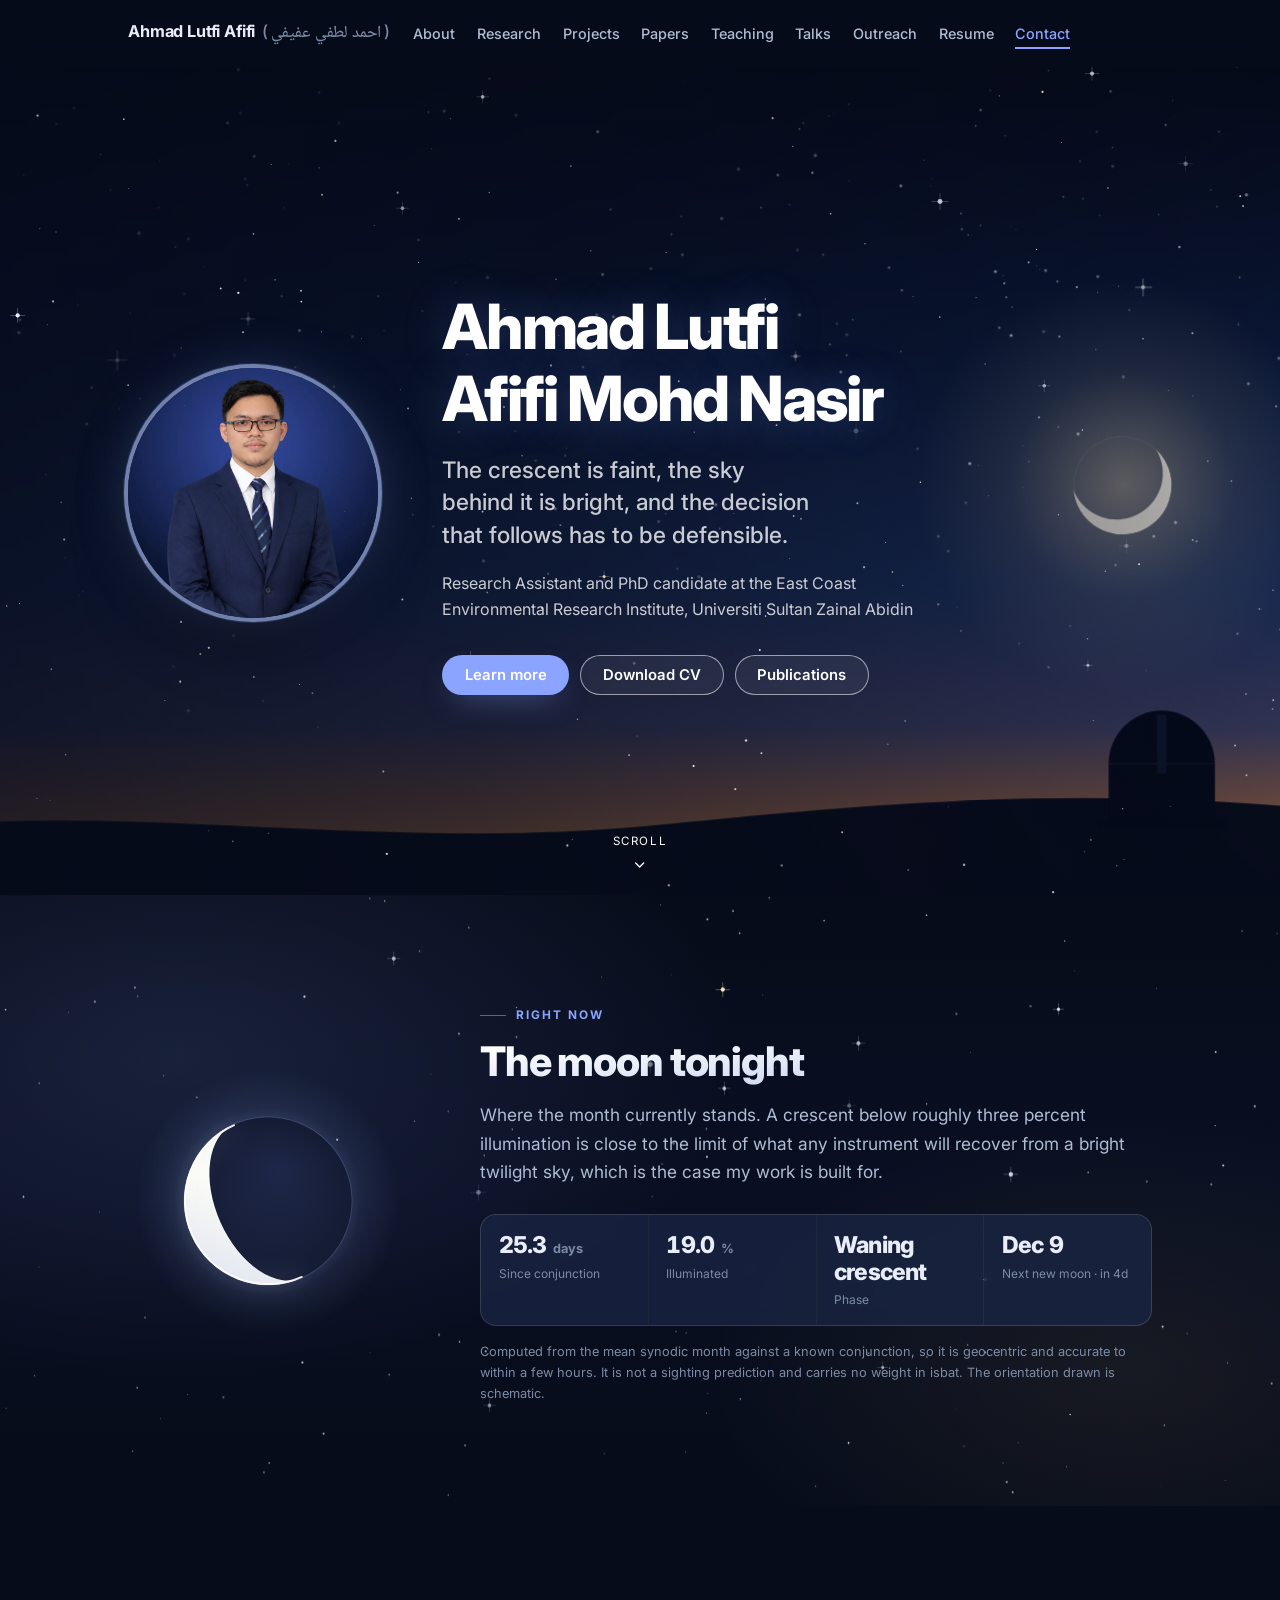
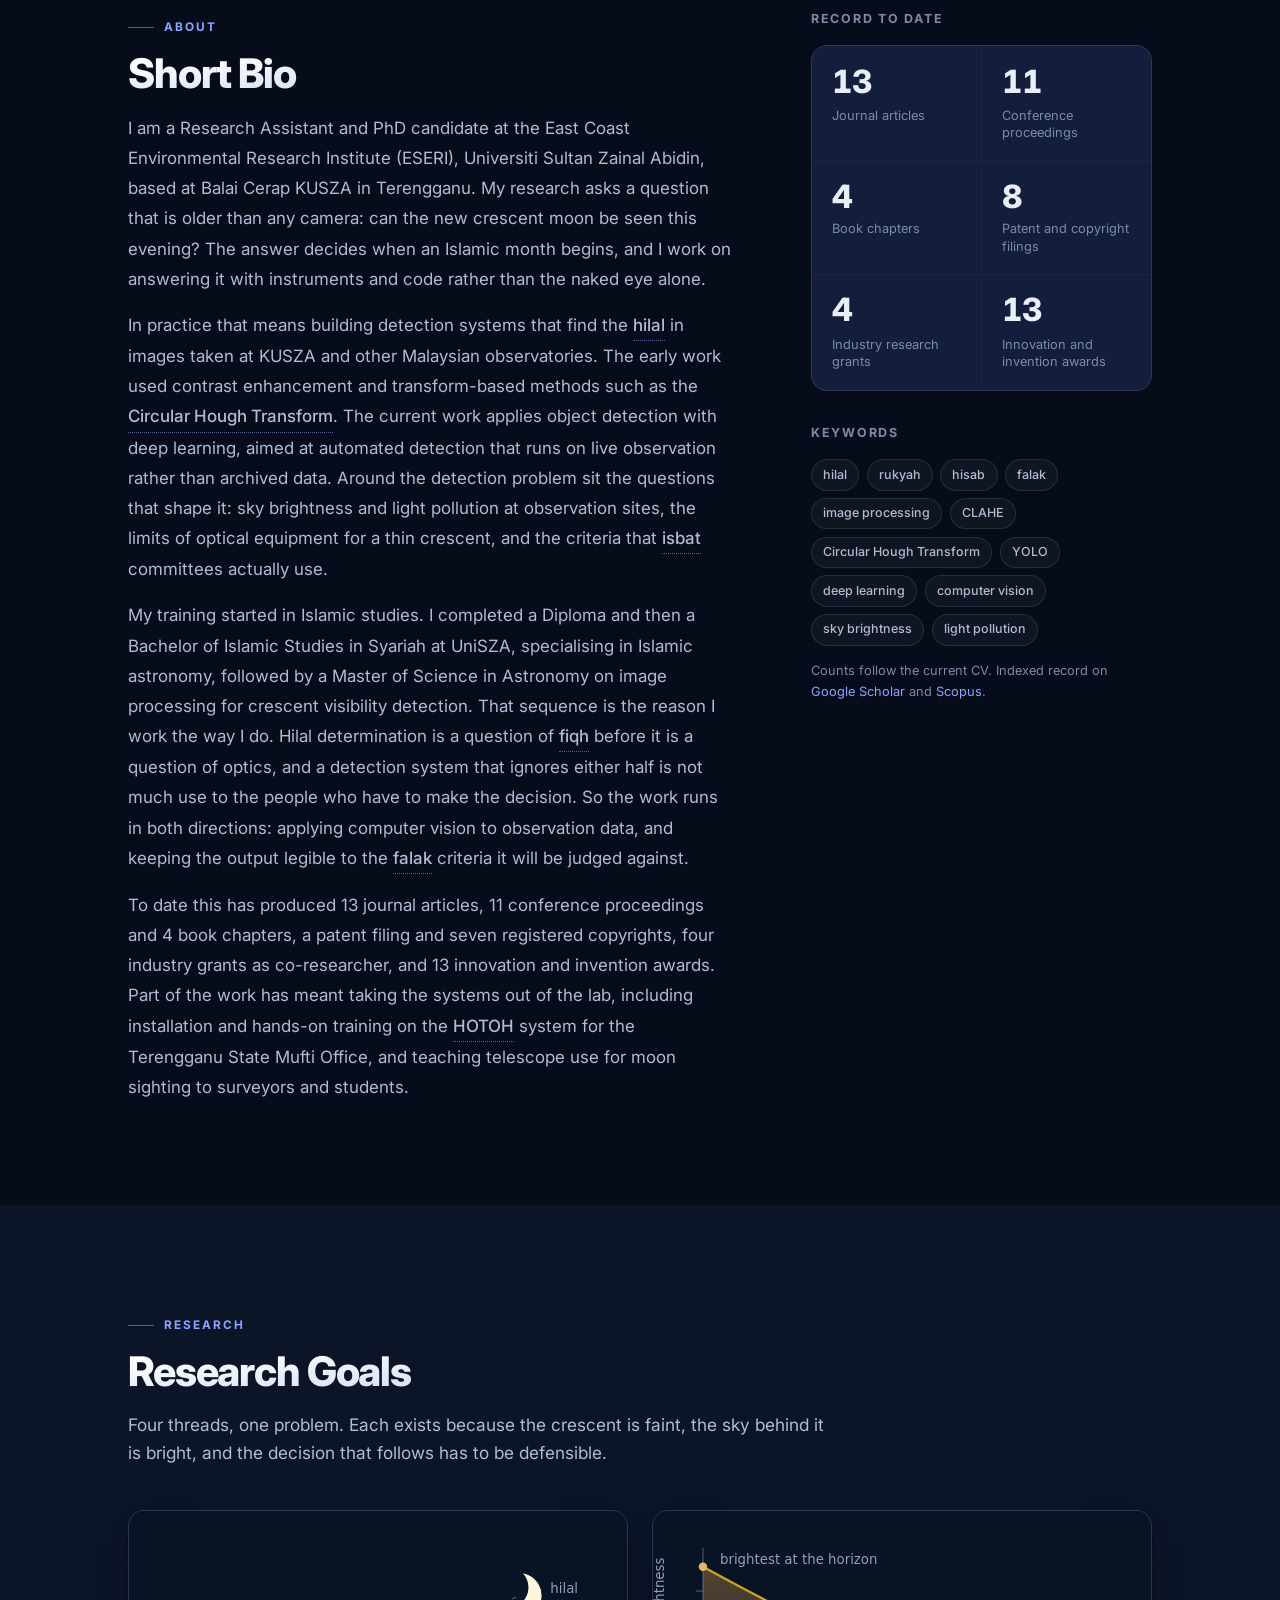
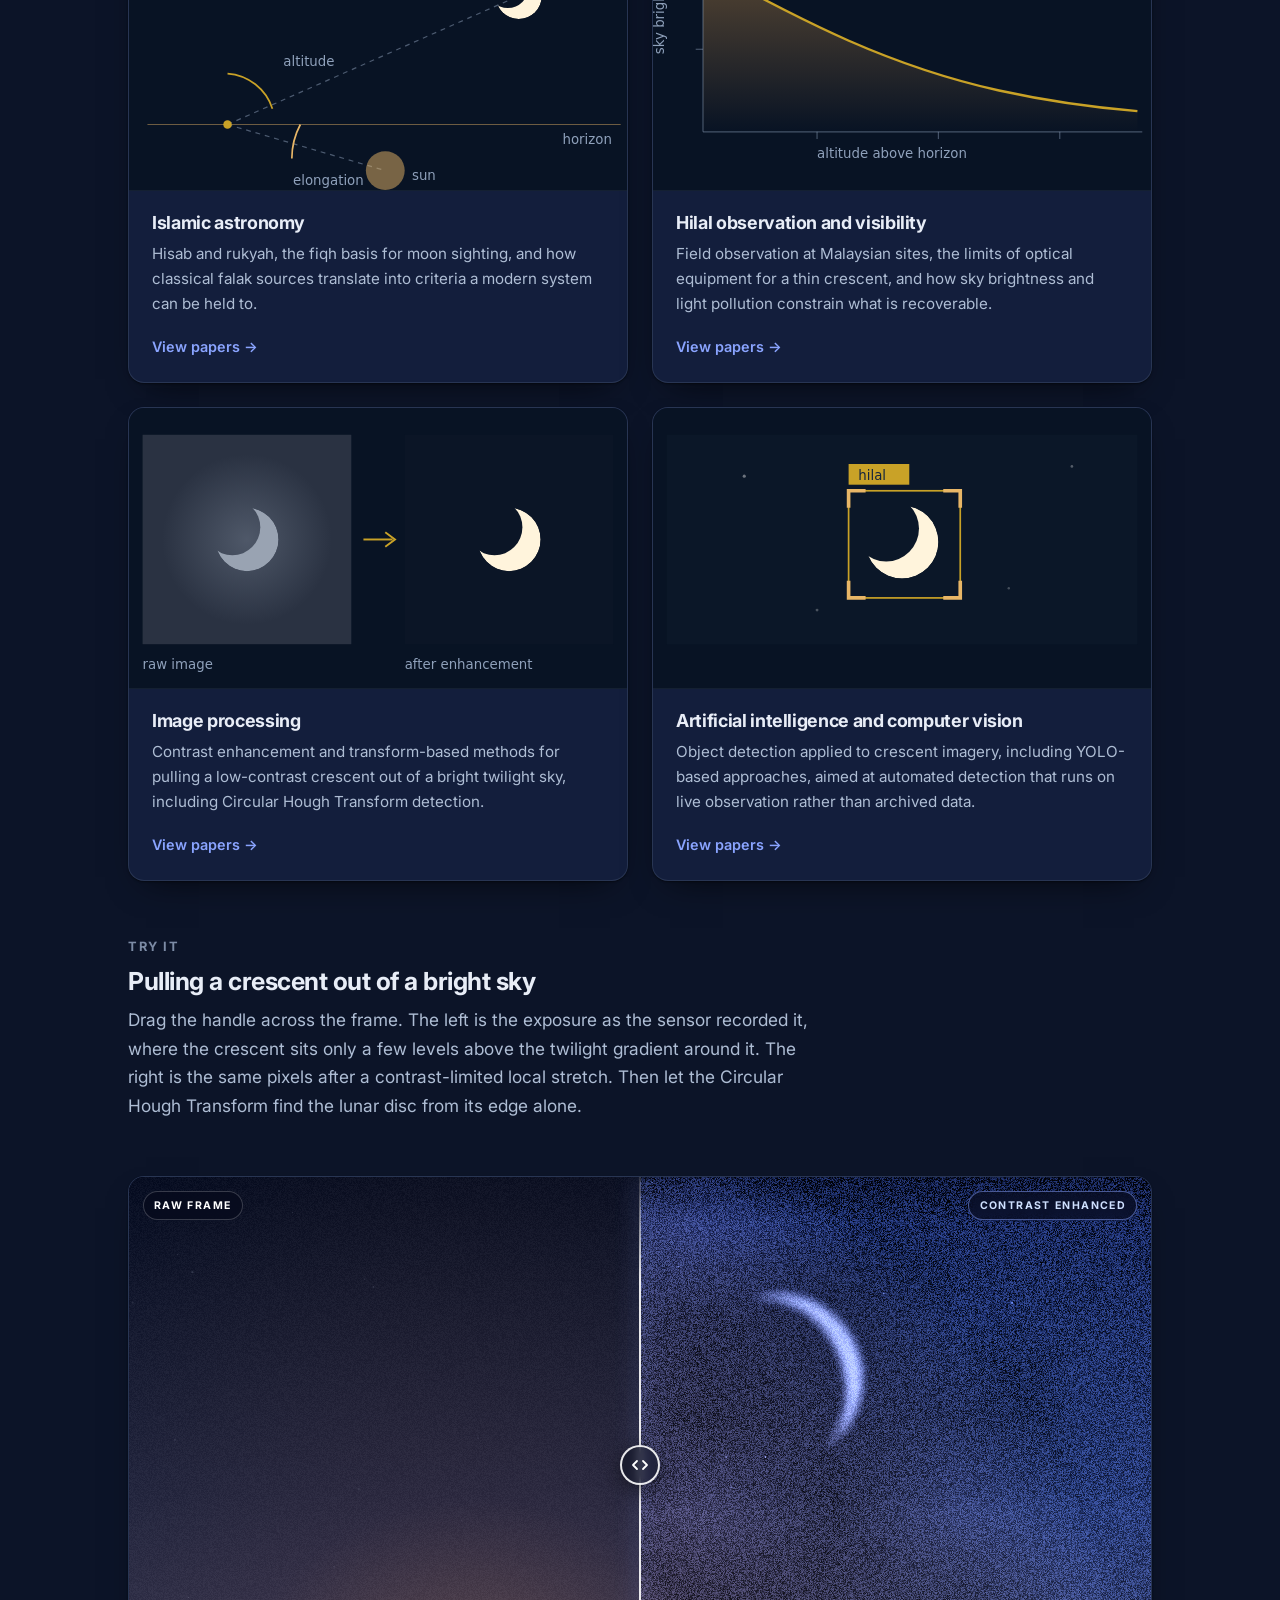
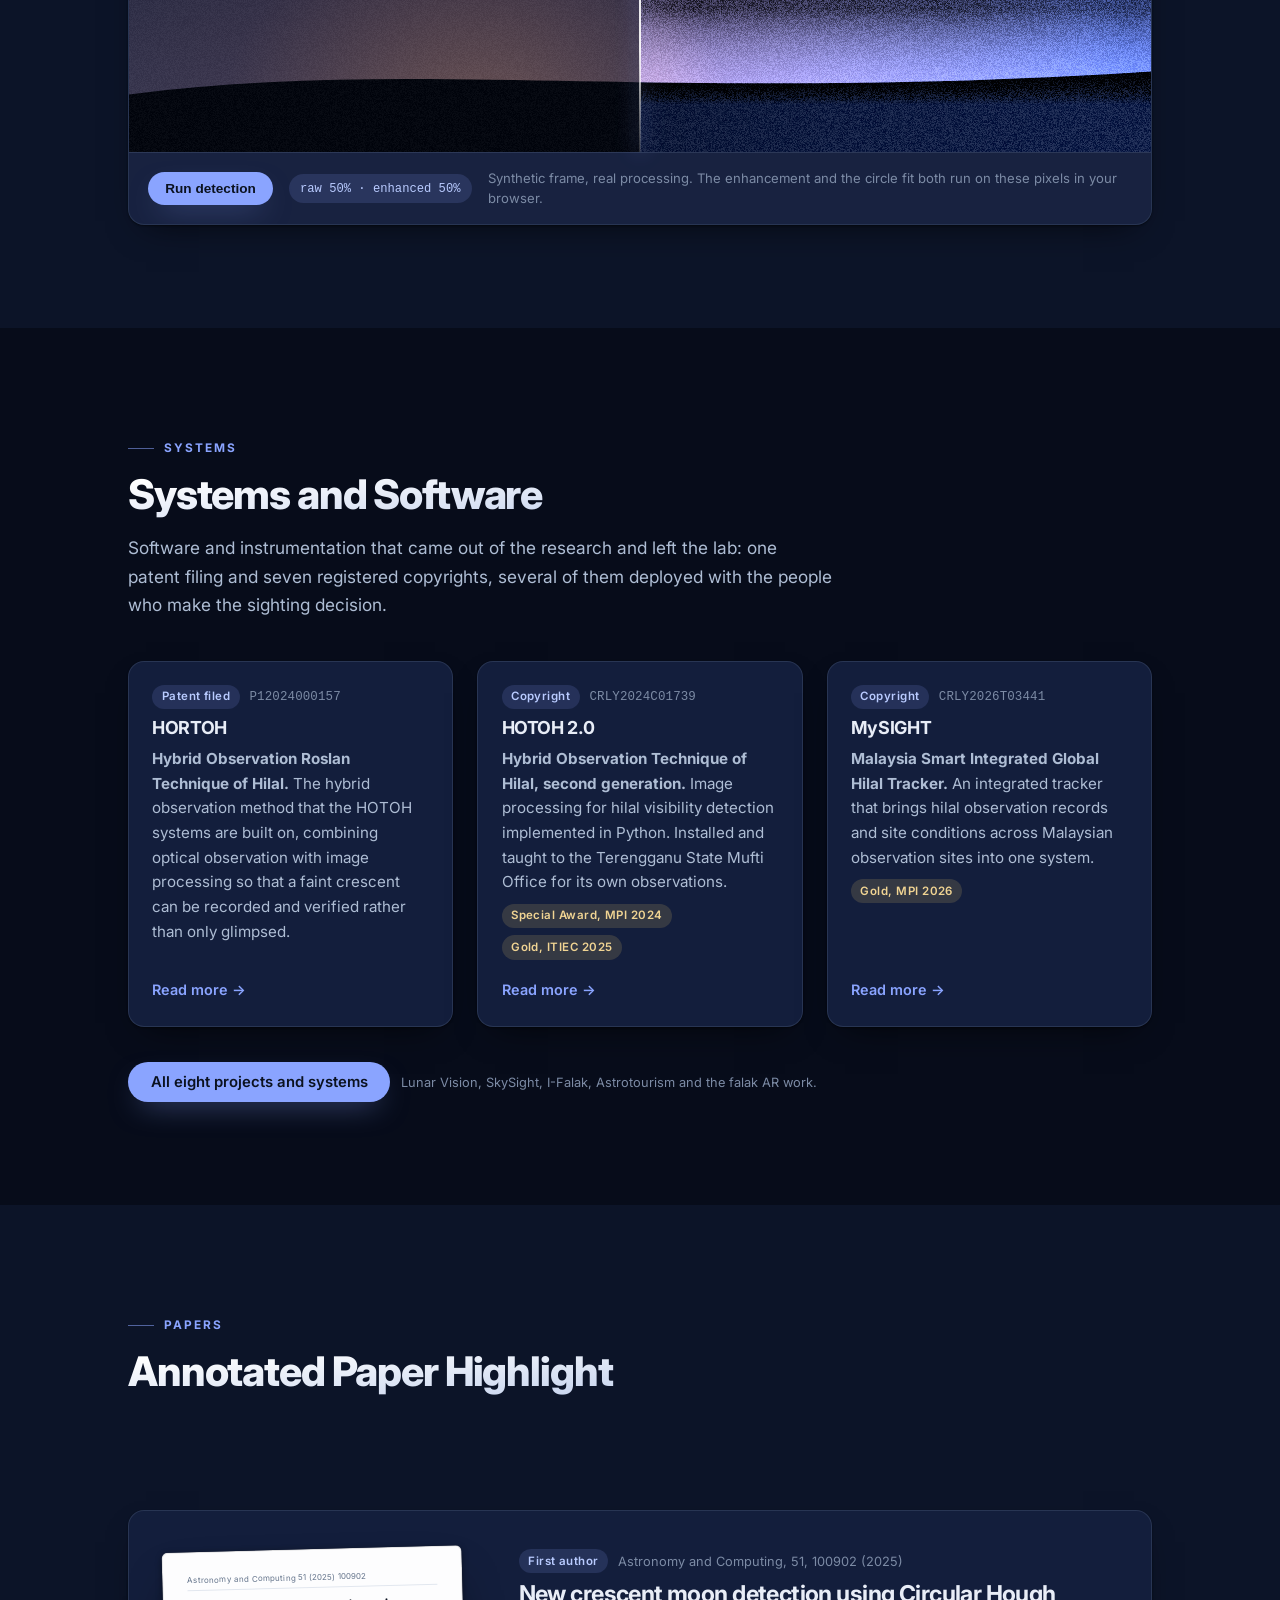
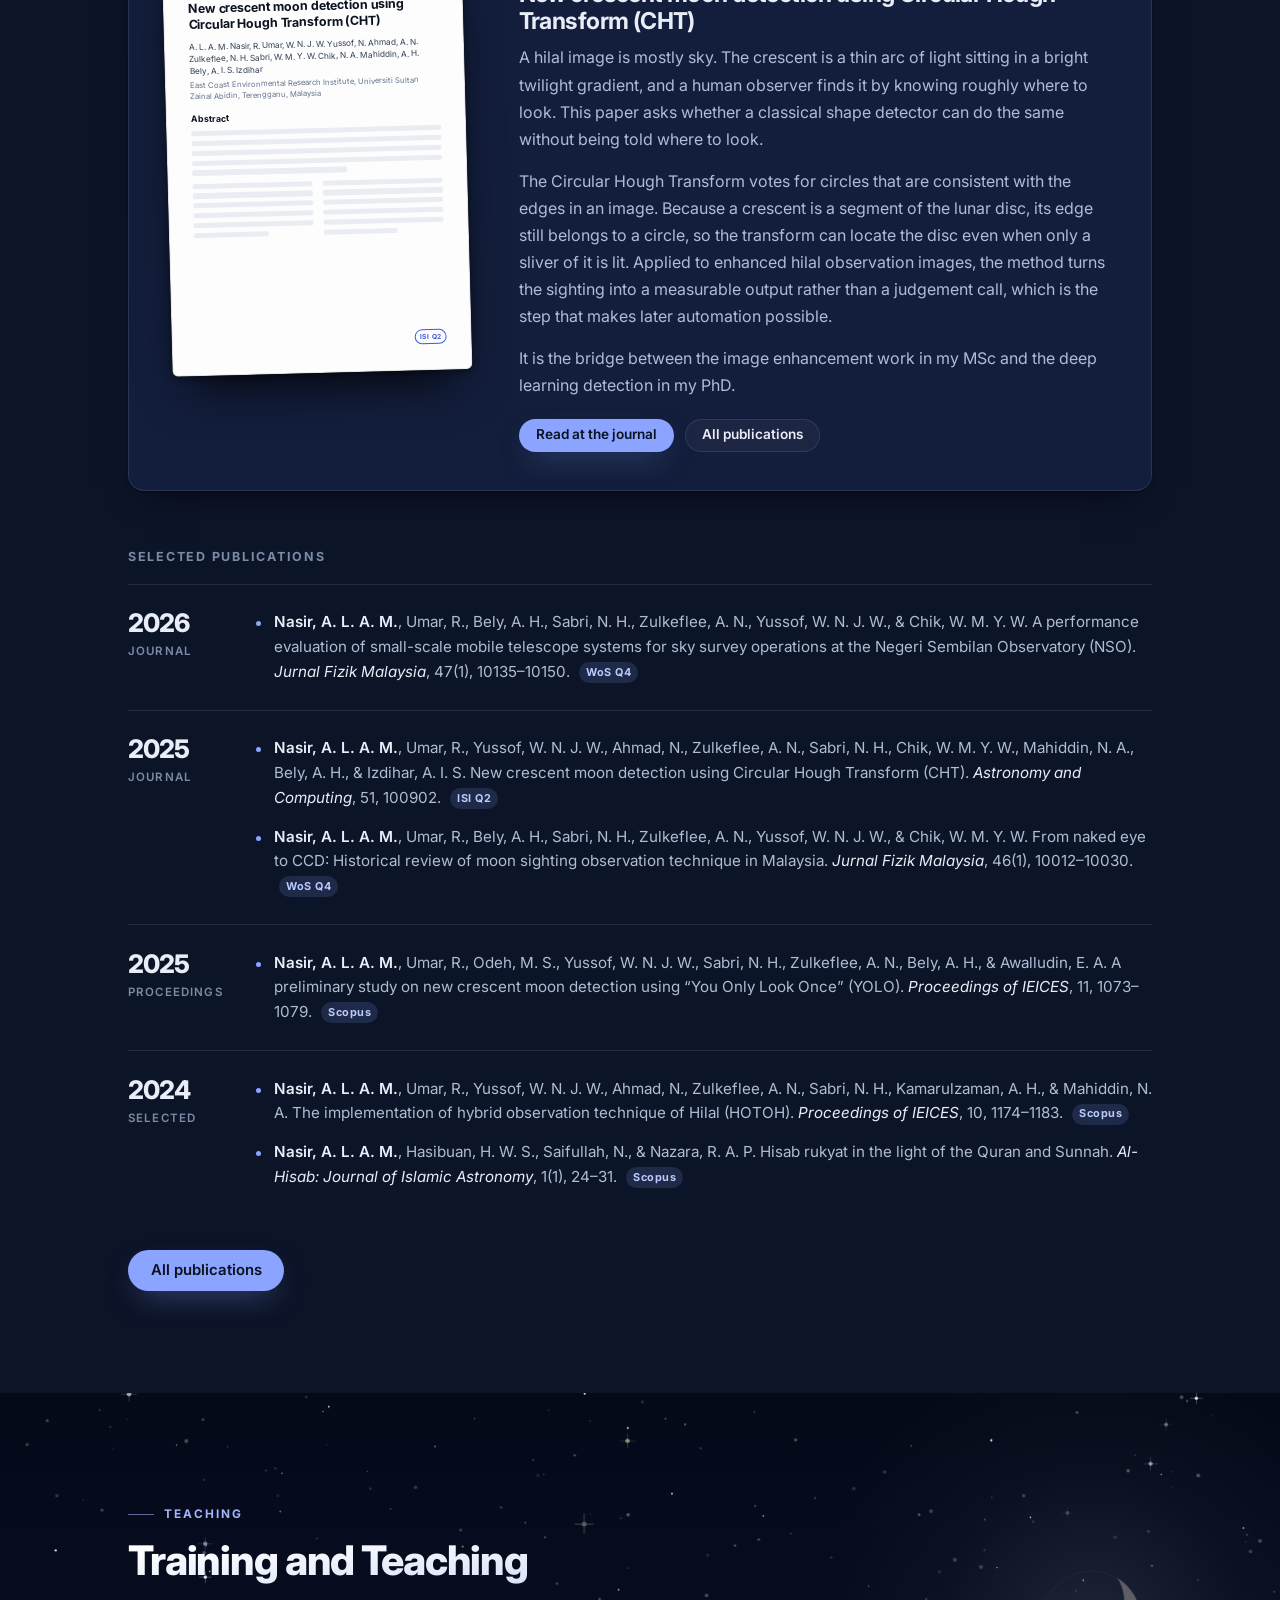
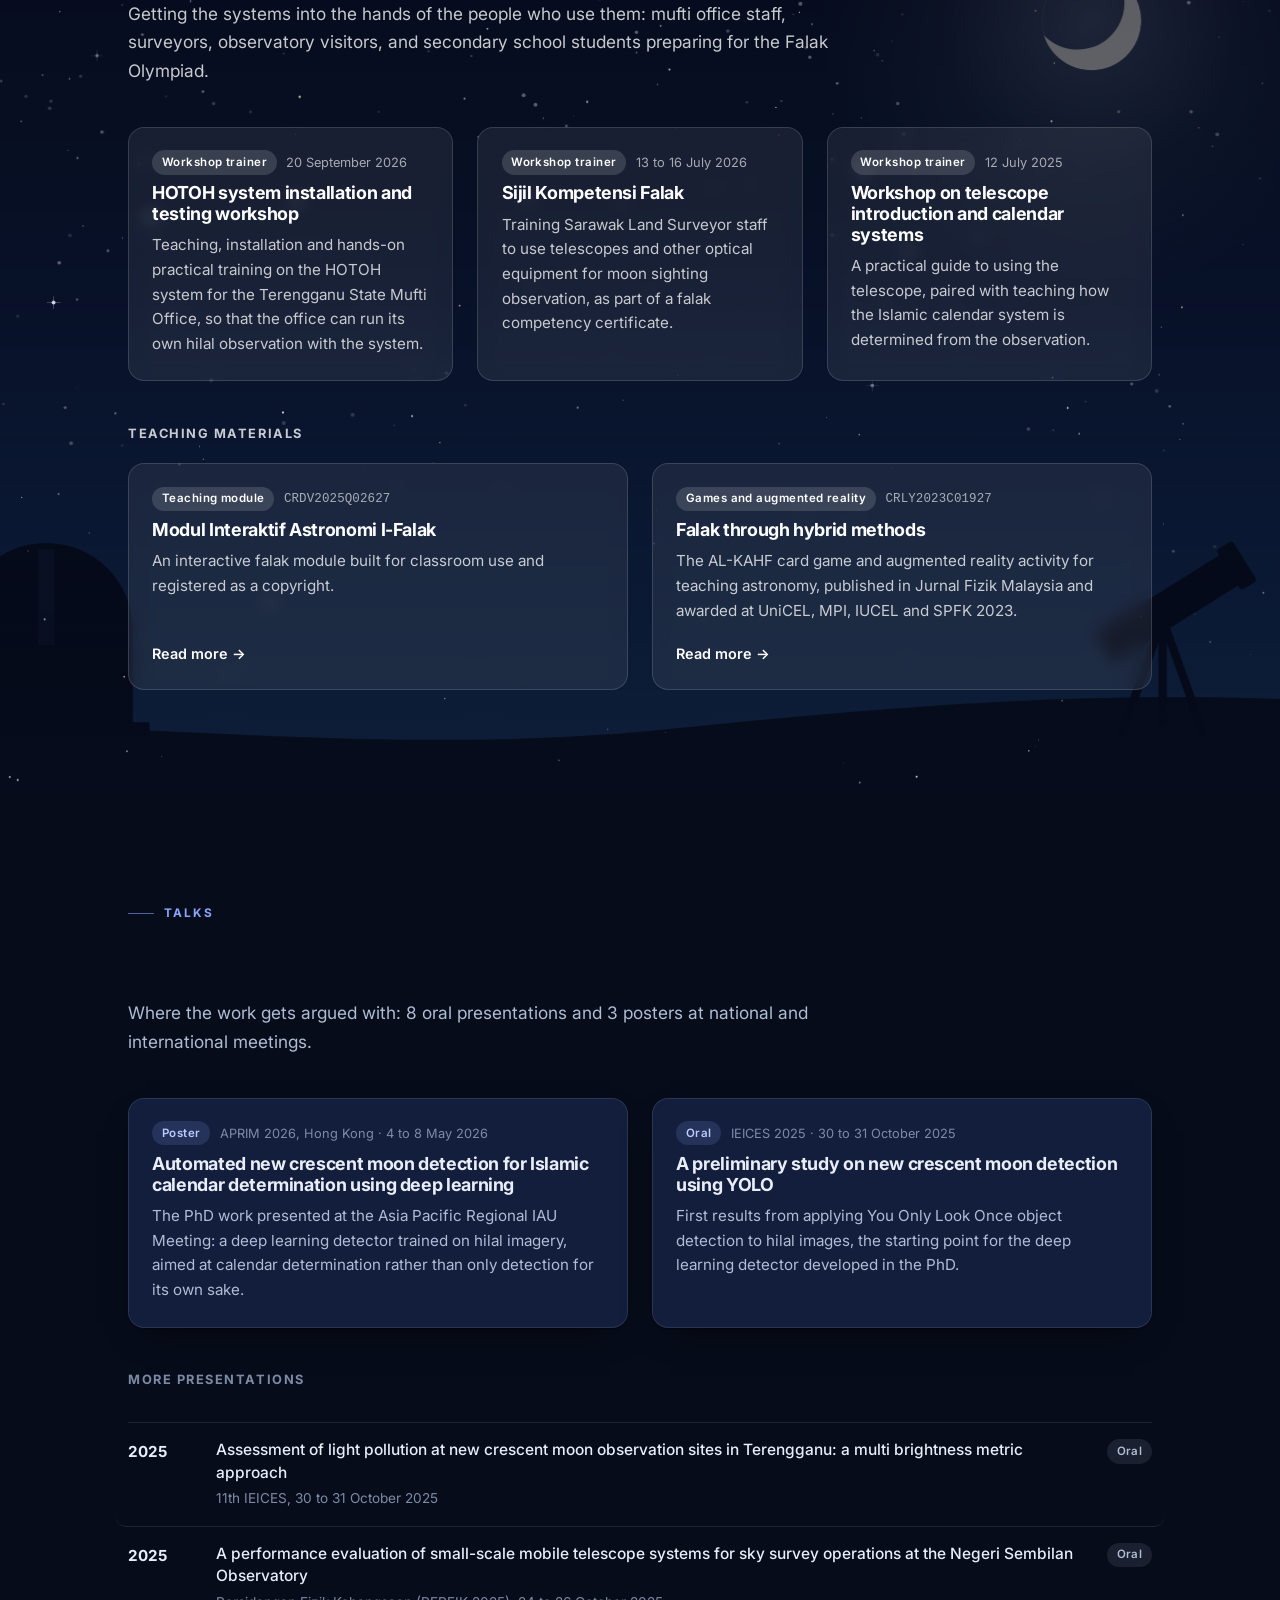
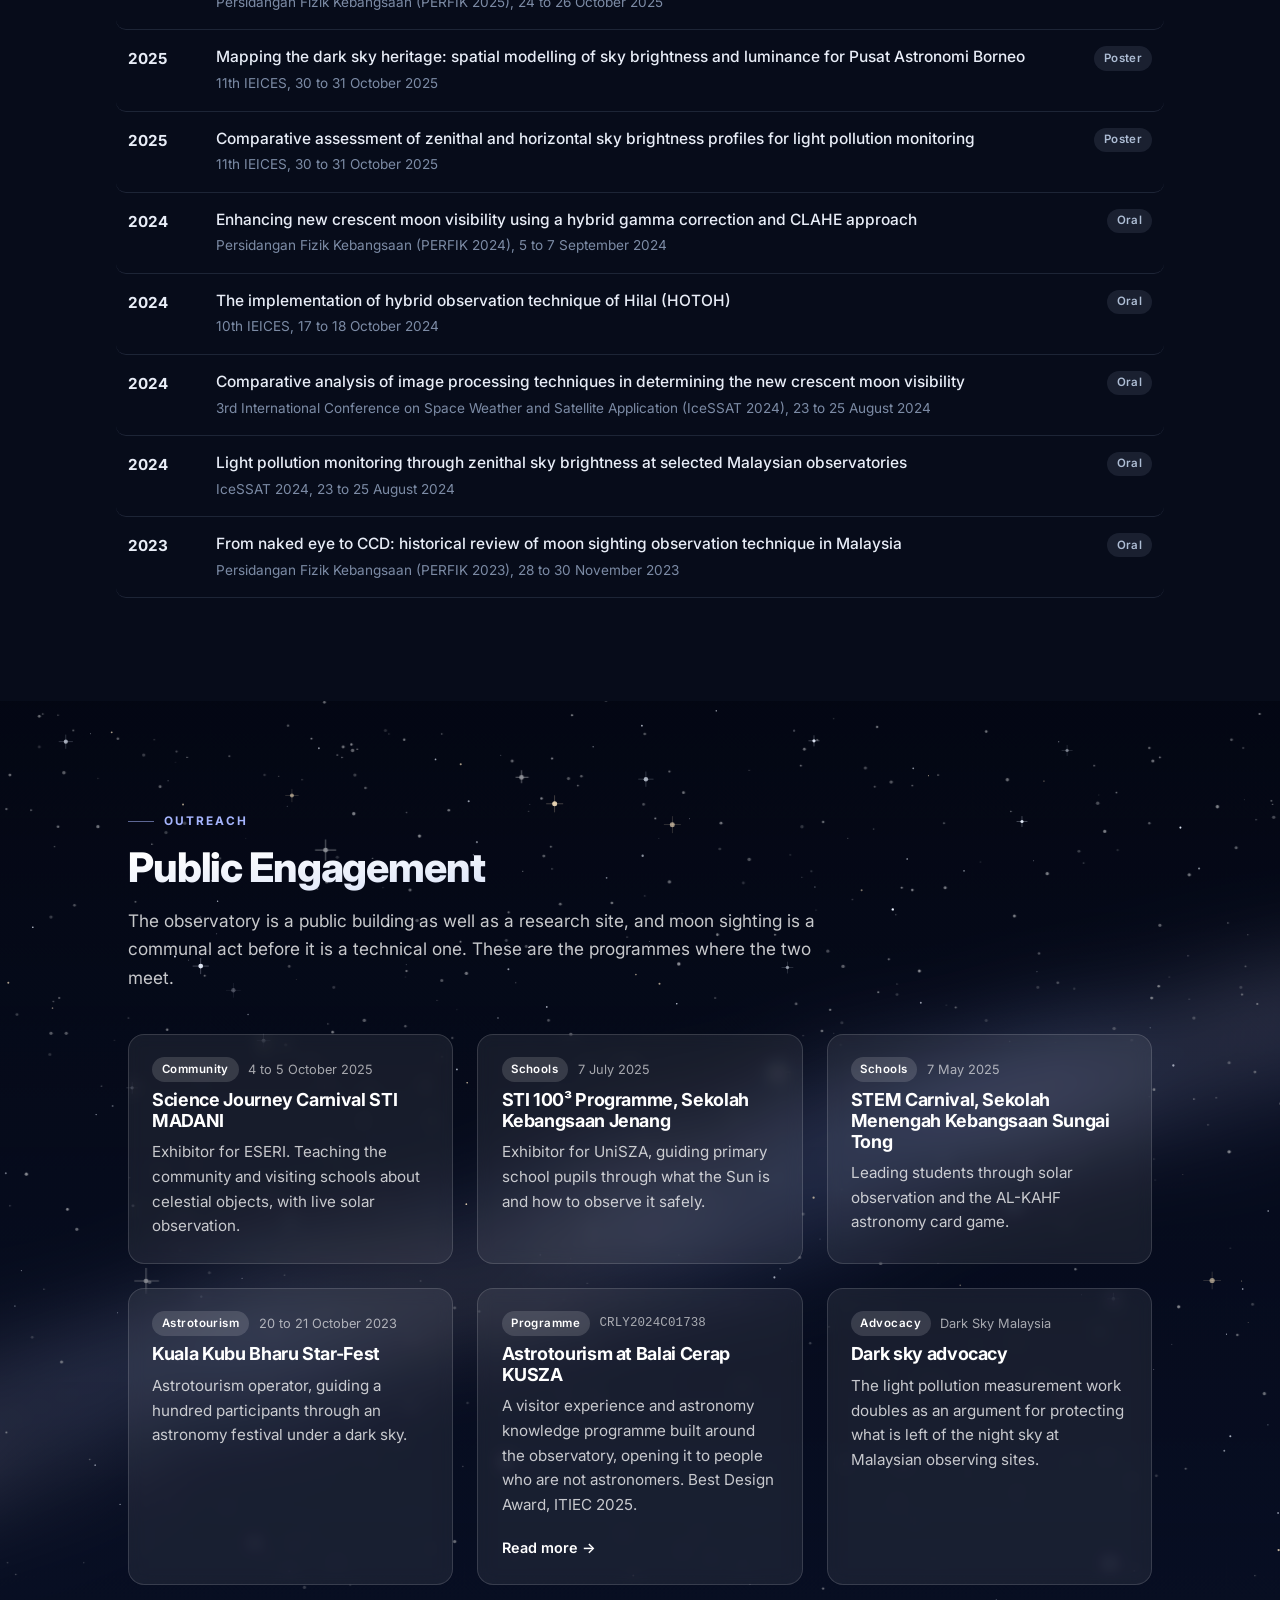
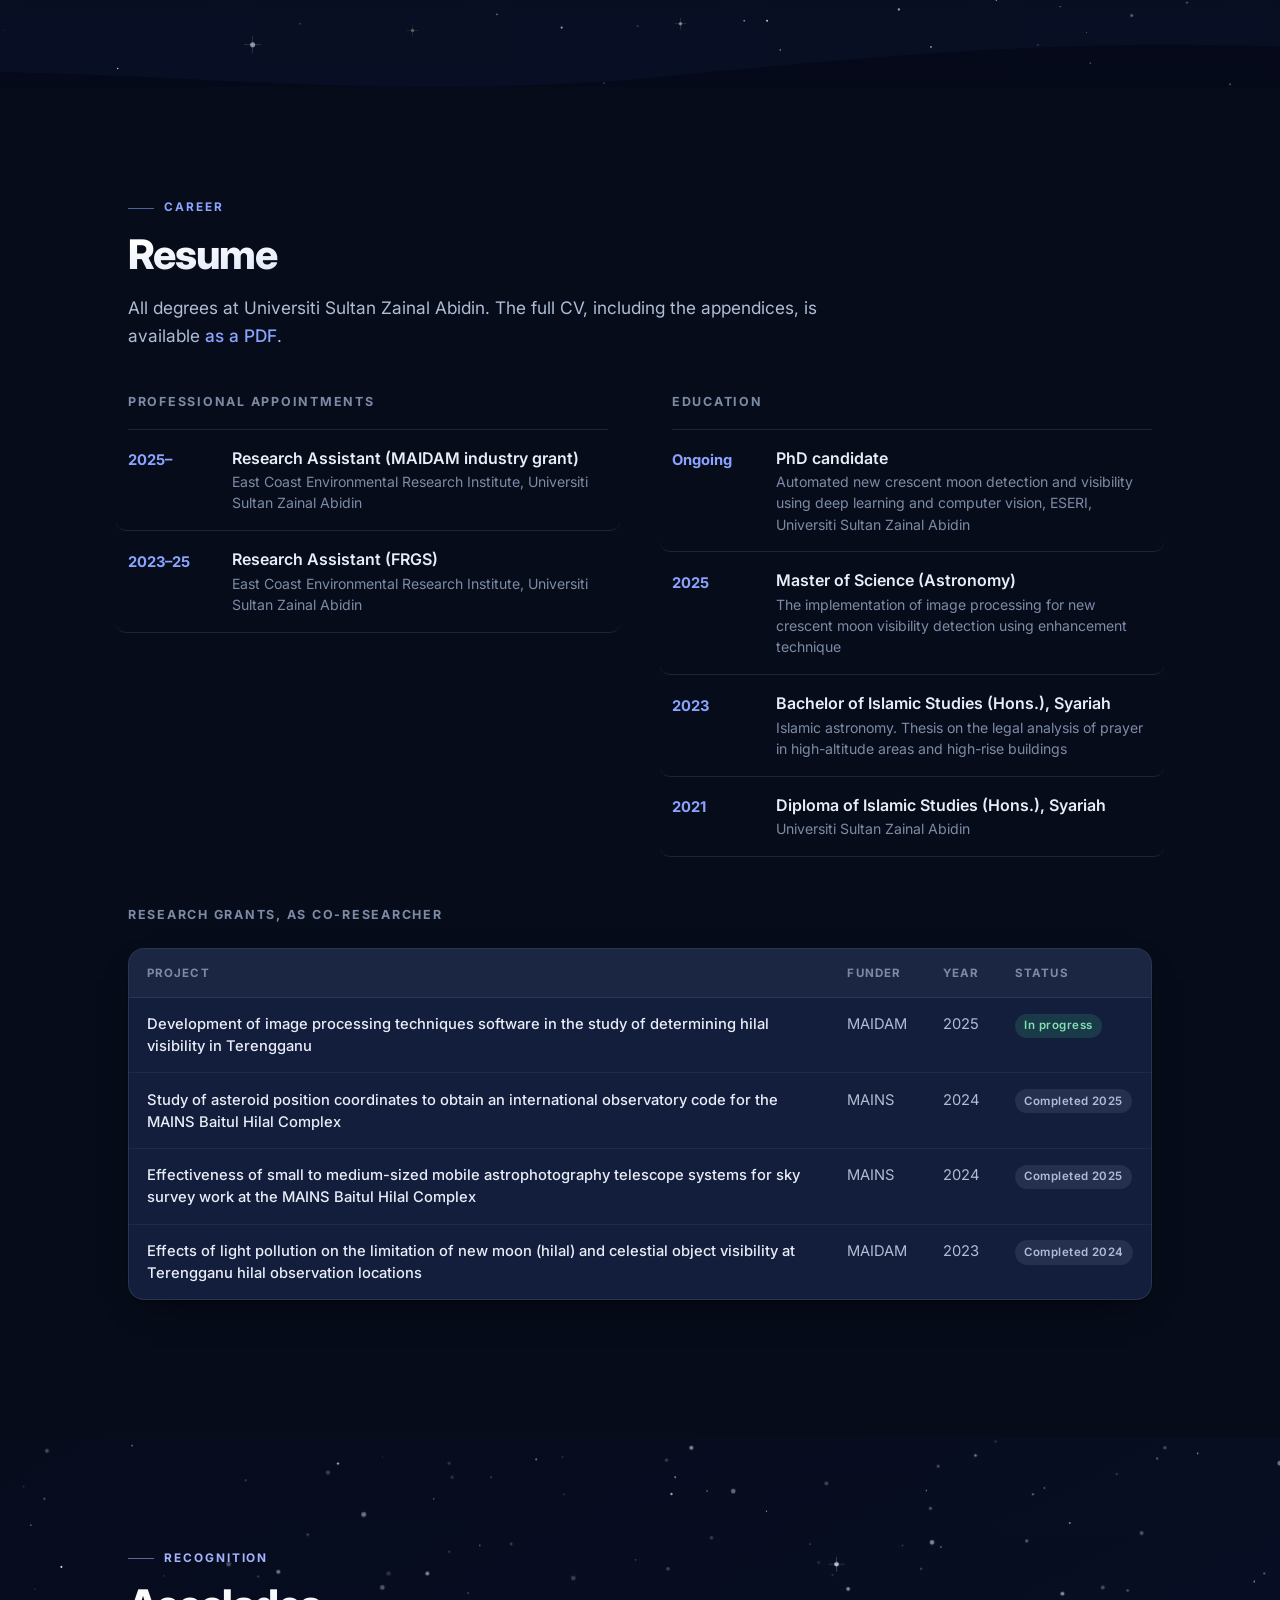
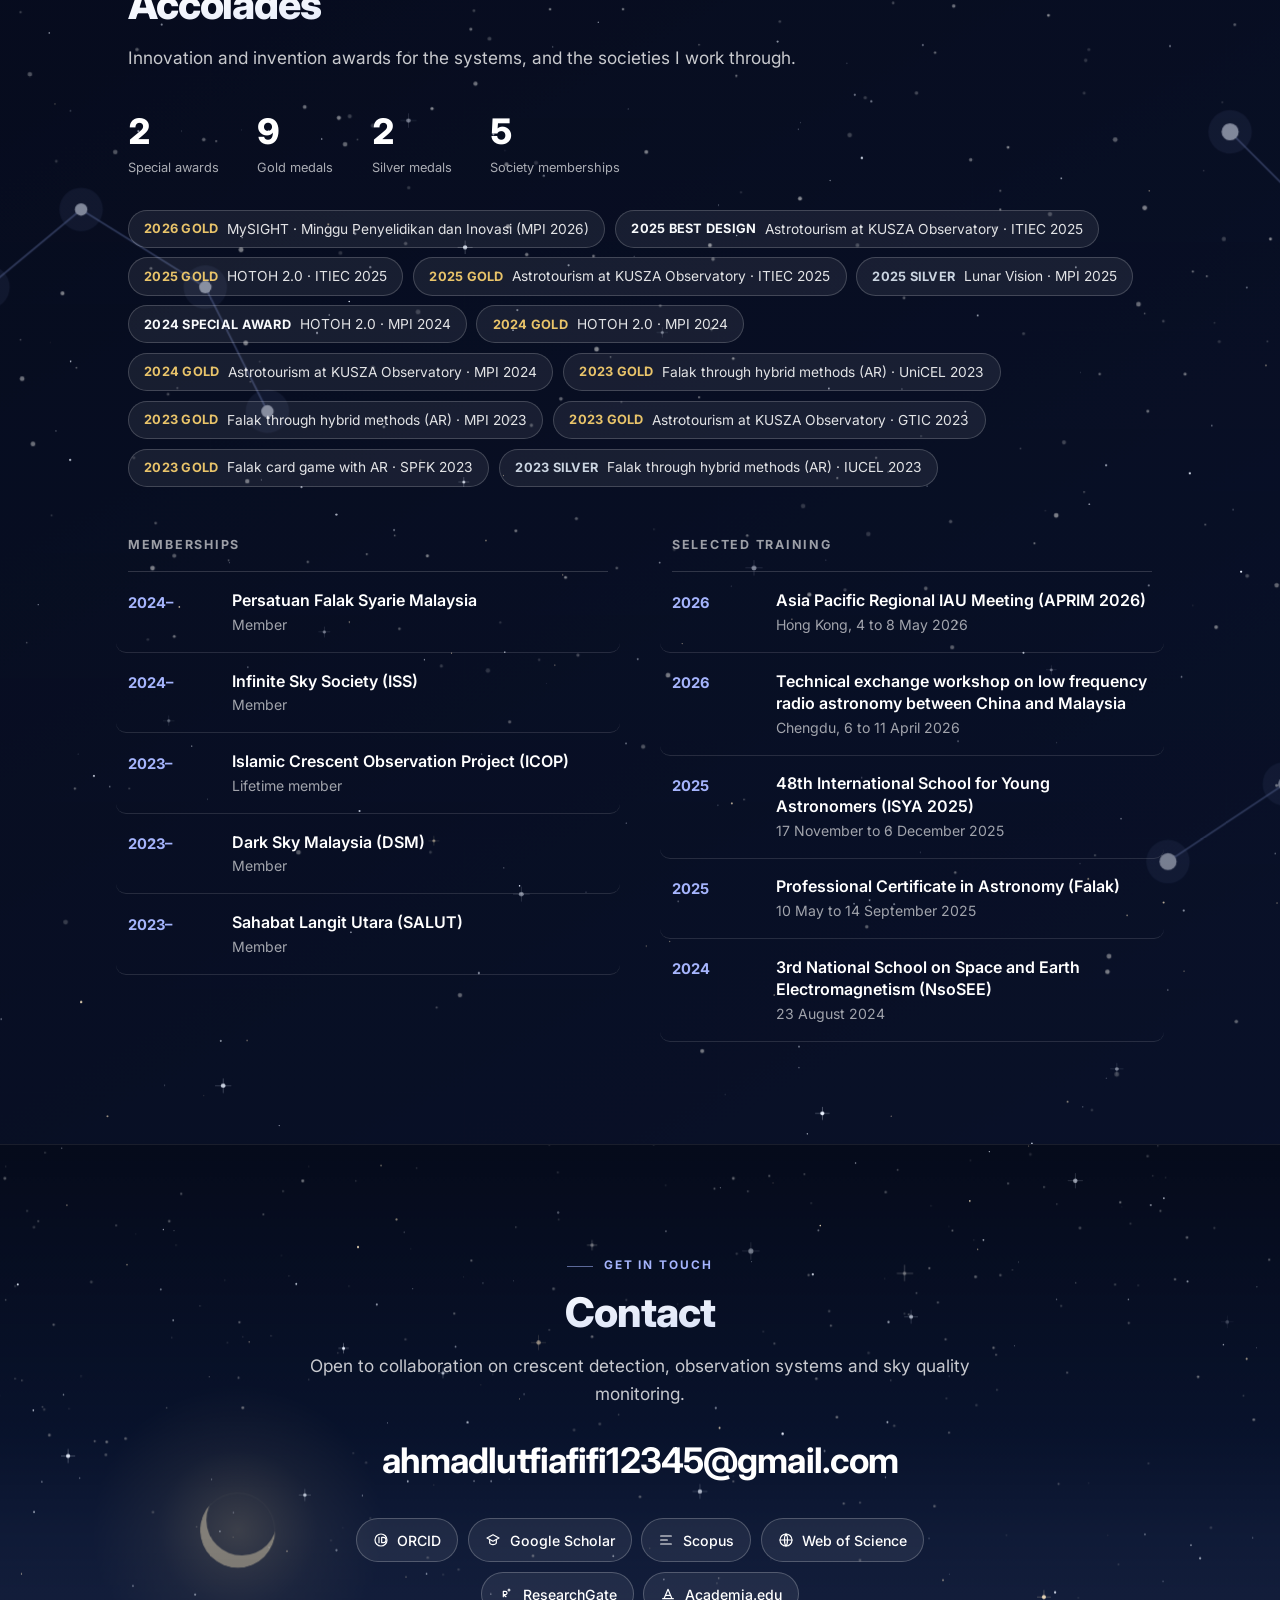
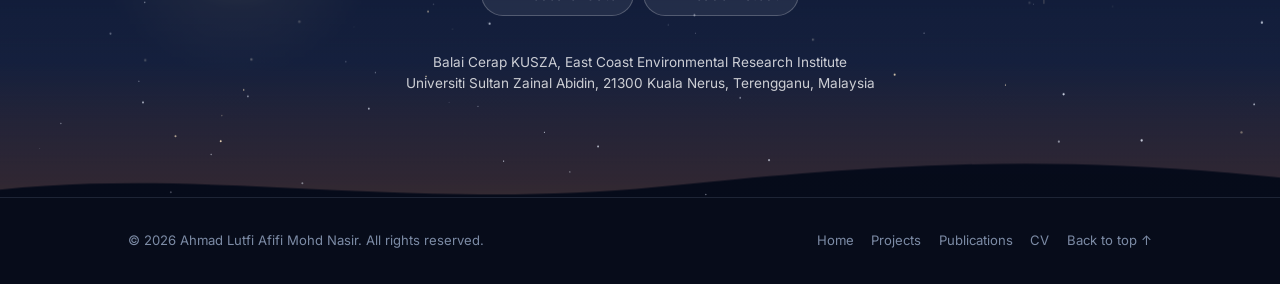
<file: index.html>
<!DOCTYPE html>
<html lang="en">
<head>
<meta charset="utf-8">
<meta name="viewport" content="width=device-width, initial-scale=1">
<title>Ahmad Lutfi Afifi Mohd Nasir | Hilal detection, falak and computer vision</title>
<meta name="description" content="Ahmad Lutfi Afifi Mohd Nasir. Research Assistant and PhD candidate at ESERI, Universiti Sultan Zainal Abidin. Automated new crescent moon (hilal) detection using image processing, deep learning and computer vision.">
<meta name="author" content="Ahmad Lutfi Afifi Mohd Nasir">
<link rel="canonical" href="https://hotohhilal.com/">
<meta property="og:type" content="profile">
<meta property="og:title" content="Ahmad Lutfi Afifi Mohd Nasir">
<meta property="og:description" content="Ahmad Lutfi Afifi Mohd Nasir. Research Assistant and PhD candidate at ESERI, Universiti Sultan Zainal Abidin. Automated new crescent moon (hilal) detection using image processing, deep learning and computer vision.">
<meta property="og:url" content="https://hotohhilal.com/">
<meta property="og:image" content="https://hotohhilal.com/assets/portrait.webp">
<meta name="twitter:card" content="summary">
<meta name="theme-color" content="#070C1A">
<link rel="icon" href="assets/favicon.svg">
<link rel="preconnect" href="https://fonts.googleapis.com">
<link rel="preconnect" href="https://fonts.gstatic.com" crossorigin>
<link href="https://fonts.googleapis.com/css2?family=Inter:wght@400;500;600;700;800&family=Noto+Naskh+Arabic:wght@500&display=swap" rel="stylesheet">
<link rel="stylesheet" href="style.css">
<script src="script.js" defer></script>
<script type="application/ld+json">
{
  "@context": "https://schema.org",
  "@type": "Person",
  "name": "Ahmad Lutfi Afifi Mohd Nasir",
  "alternateName": "Ahmad Lutfi Afifi",
  "jobTitle": "Research Assistant and PhD candidate",
  "affiliation": {
    "@type": "Organization",
    "name": "East Coast Environmental Research Institute, Universiti Sultan Zainal Abidin"
  },
  "email": "mailto:lutfi.afifi@unisza.edu.my",
  "url": "https://hotohhilal.com",
  "image": "https://hotohhilal.com/assets/portrait.webp",
  "knowsAbout": [
    "Islamic astronomy",
    "hilal visibility",
    "image processing",
    "computer vision",
    "deep learning",
    "light pollution"
  ],
  "sameAs": [
    "https://orcid.org/0009-0008-9147-5234",
    "https://scholar.google.com/citations?user=OkShL10AAAAJ&hl=en",
    "https://www.scopus.com/authid/detail.uri?authorId=58812734600",
    "https://www.webofscience.com/wos/author/record/54318209",
    "https://www.researchgate.net/profile/Ahmad-Lutfi-Afifi-Mohd-Nasir"
  ]
}
</script>
</head>
<body>
<a class="skip" href="#main">Skip to content</a>

<header class="nav" id="top">
  <div class="nav-in">
    <a class="brand" href="#top">Ahmad Lutfi Afifi <span class="brand-jawi">(<span class="jawi" lang="ms-Arab">احمد لطفي عفيفي</span>)</span></a>
    <button class="menu-btn" type="button" aria-expanded="false" aria-controls="menu">
      <svg viewBox="0 0 24 24" aria-hidden="true"><path d="M4 7h16M4 12h16M4 17h16"/></svg>Menu
    </button>
    <nav aria-label="Primary">
      <ul id="menu">
        <li><a href="#about">About</a></li>
        <li><a href="#research">Research</a></li>
        <li><a href="projects.html">Projects</a></li>
        <li><a href="publications.html">Papers</a></li>
        <li><a href="#teaching">Teaching</a></li>
        <li><a href="#talks">Talks</a></li>
        <li><a href="#outreach">Outreach</a></li>
        <li><a href="#resume">Resume</a></li>
        <li><a href="#contact">Contact</a></li>
      </ul>
    </nav>
  </div>
</header>

<main id="main">

<!-- ======================================================================
     HERO
     To use a photograph instead of the drawn sky, replace the file at
     assets/sky-hero.svg or change the url() below to your own image.
     ====================================================================== -->
<section class="hero band" aria-label="Introduction">
  <div class="band-bg" style="background-image:url('assets/sky-hero.svg')"></div>
  <div class="band-shade"></div>
  <div class="wrap hero-in">
    <div class="portrait reveal">
      <img src="assets/portrait.webp" width="800" height="800" alt="Ahmad Lutfi Afifi Mohd Nasir" fetchpriority="high">
    </div>
    <div class="hero-text">
      <h1 class="reveal">Ahmad Lutfi Afifi Mohd Nasir</h1>
      <p class="thesis reveal d1">The crescent is faint, the sky behind it is bright, and the decision that follows has to be defensible.</p>
      <p class="role reveal d2">Research Assistant and PhD candidate at the East Coast Environmental Research Institute, Universiti Sultan Zainal Abidin</p>
      <div class="acts reveal d3">
        <a class="btn btn-primary" href="#about">Learn more</a>
        <a class="btn btn-ghost" href="Ahmad_Lutfi_Afifi_CV.pdf" target="_blank" rel="noopener">Download CV</a>
        <a class="btn btn-ghost" href="publications.html">Publications</a>
      </div>
    </div>
  </div>
  <a class="scroll-cue" href="#about" aria-hidden="true" tabindex="-1">Scroll
    <svg viewBox="0 0 24 24"><path d="M6 9l6 6 6-6"/></svg></a>
</section>

<!-- ======================================================================
     THE MOON TONIGHT
     The figures are computed in the browser from the mean synodic month.
     Nothing here is fetched, so the strip works offline and on GitHub Pages.
     ====================================================================== -->
<section class="skynow" id="tonight" aria-label="The moon tonight">
  <div class="wrap skynow-in">
    <div class="moon-stage reveal">
      <canvas id="moon-now" role="img"
        aria-label="A drawing of the moon at its current phase"></canvas>
    </div>
    <div>
      <p class="eyebrow reveal">Right now</p>
      <h2 class="reveal">The moon tonight</h2>
      <p class="lead reveal d1" style="margin-bottom:0">Where the month currently stands. A crescent below
        roughly three percent illumination is close to the limit of what any instrument will recover from a
        bright twilight sky, which is the case my work is built for.</p>
      <div class="skynow-stats reveal d2">
        <div><b id="moon-age">&mdash;</b><span>Since conjunction</span></div>
        <div><b id="moon-illum">&mdash;</b><span>Illuminated</span></div>
        <div><b id="moon-phase">&mdash;</b><span>Phase</span></div>
        <div><b id="moon-next">&mdash;</b><span id="moon-next-label">Next new moon</span></div>
      </div>
      <p class="stat-note reveal d3">Computed from the mean synodic month against a known conjunction, so it
        is geocentric and accurate to within a few hours. It is not a sighting prediction and carries no
        weight in isbat. The orientation drawn is schematic.</p>
    </div>
  </div>
</section>

<!-- ====================================================================== ABOUT -->
<section id="about">
  <div class="wrap">
    <div class="about-grid">
      <div>
        <p class="eyebrow reveal">About</p>
        <h2 class="reveal">Short Bio</h2>
        <div class="prose focus-read reveal d1">
          <p>I am a Research Assistant and PhD candidate at the East Coast Environmental Research Institute
          (ESERI), Universiti Sultan Zainal Abidin, based at Balai Cerap KUSZA in Terengganu. My research
          asks a question that is older than any camera: can the new crescent moon be seen this evening?
          The answer decides when an Islamic month begins, and I work on answering it with instruments and
          code rather than the naked eye alone.</p>
          <p>In practice that means building detection systems that find the <span class="gl" tabindex="0">hilal<span class="gl-def"><b>hilal</b>The thin new crescent moon. Its first sighting after conjunction is what begins a new Islamic month.</span></span> in images taken at KUSZA
          and other Malaysian observatories. The early work used contrast enhancement and transform-based
          methods such as the <span class="gl" tabindex="0">Circular Hough Transform<span class="gl-def"><b>Circular Hough Transform</b>A classical image processing method for finding circles. Every edge pixel votes for the circles it could lie on, and the circle with the most votes wins.</span></span>. The current work applies object detection with deep
          learning, aimed at automated detection that runs on live observation rather than archived data.
          Around the detection problem sit the questions that shape it: sky brightness and light pollution
          at observation sites, the limits of optical equipment for a thin crescent, and the criteria that
          <span class="gl gl-start" tabindex="0">isbat<span class="gl-def"><b>isbat</b>The formal confirmation that a new Islamic month has begun, declared by a religious authority on the evidence put before it.</span></span> committees actually use.</p>
          <p>My training started in Islamic studies. I completed a Diploma and then a Bachelor of Islamic
          Studies in Syariah at UniSZA, specialising in Islamic astronomy, followed by a Master of Science
          in Astronomy on image processing for crescent visibility detection. That sequence is the reason
          I work the way I do. Hilal determination is a question of <span class="gl" tabindex="0">fiqh<span class="gl-def"><b>fiqh</b>Islamic jurisprudence. Here it governs what counts as acceptable evidence that the crescent was seen.</span></span> before it is a question of optics,
          and a detection system that ignores either half is not much use to the people who have to make
          the decision. So the work runs in both directions: applying computer vision to observation data,
          and keeping the output legible to the <span class="gl" tabindex="0">falak<span class="gl-def"><b>falak</b>Islamic astronomy. The classical science of calculating and observing the positions of the sun and moon for religious timekeeping.</span></span> criteria it will be judged against.</p>
          <p>To date this has produced 13 journal articles, 11 conference proceedings and 4 book chapters,
          a patent filing and seven registered copyrights, four industry grants as co-researcher, and
          13 innovation and invention awards. Part of the work has meant taking the systems out of the
          lab, including installation and hands-on training on the <span class="gl" tabindex="0">HOTOH<span class="gl-def"><b>HOTOH</b>Hybrid Observation Technique of Hilal. The observation and image processing system built from this research, described under Projects.</span></span> system for the Terengganu State
          Mufti Office, and teaching telescope use for moon sighting to surveyors and students.</p>
        </div>
      </div>
      <aside class="reveal d2" aria-label="Record at a glance">
        <p class="h3-eyebrow">Record to date</p>
        <div class="stats">
          <div class="stat"><b>13</b><span>Journal articles</span></div>
          <div class="stat"><b>11</b><span>Conference proceedings</span></div>
          <div class="stat"><b>4</b><span>Book chapters</span></div>
          <div class="stat"><b>8</b><span>Patent and copyright filings</span></div>
          <div class="stat"><b>4</b><span>Industry research grants</span></div>
          <div class="stat"><b>13</b><span>Innovation and invention awards</span></div>
        </div>
        <p class="h3-eyebrow" style="margin-top:2rem">Keywords</p>
        <div class="keywords">
          <span>hilal</span><span>rukyah</span><span>hisab</span><span>falak</span><span>image processing</span>
          <span>CLAHE</span><span>Circular Hough Transform</span><span>YOLO</span><span>deep learning</span>
          <span>computer vision</span><span>sky brightness</span><span>light pollution</span>
        </div>
        <p class="stat-note">Counts follow the current CV. Indexed record on
          <a href="https://scholar.google.com/citations?user=OkShL10AAAAJ&amp;hl=en" target="_blank" rel="noopener">Google Scholar</a> and
          <a href="https://www.scopus.com/authid/detail.uri?authorId=58812734600" target="_blank" rel="noopener">Scopus</a>.</p>
      </aside>
    </div>
  </div>
</section>

<!-- ====================================================================== RESEARCH -->
<section id="research" class="alt">
  <div class="wrap">
    <div class="head">
      <p class="eyebrow reveal">Research</p>
      <h2 class="reveal">Research Goals</h2>
      <p class="lead reveal d1">Four threads, one problem. Each exists because the crescent is faint, the sky behind
        it is bright, and the decision that follows has to be defensible.</p>
    </div>
    <div class="grid-2">
      <article class="card reveal">
        <img class="card-img" src="assets/research-1.svg" width="440" height="230" alt="Diagram of crescent altitude above the horizon and elongation from the sun">
        <div class="card-body">
          <h3>Islamic astronomy</h3>
          <p>Hisab and rukyah, the fiqh basis for moon sighting, and how classical falak sources translate
          into criteria a modern system can be held to.</p>
          <a class="more" href="publications.html">View papers &rarr;</a>
        </div>
      </article>
      <article class="card reveal d1">
        <img class="card-img" src="assets/research-2.svg" width="440" height="230" alt="Plot of sky brightness falling as altitude above the horizon increases">
        <div class="card-body">
          <h3>Hilal observation and visibility</h3>
          <p>Field observation at Malaysian sites, the limits of optical equipment for a thin crescent, and
          how sky brightness and light pollution constrain what is recoverable.</p>
          <a class="more" href="publications.html">View papers &rarr;</a>
        </div>
      </article>
      <article class="card reveal d2">
        <img class="card-img" src="assets/research-3.svg" width="440" height="230" alt="A faint crescent in a raw image beside the same crescent after enhancement">
        <div class="card-body">
          <h3>Image processing</h3>
          <p>Contrast enhancement and transform-based methods for pulling a low-contrast crescent out of a
          bright twilight sky, including Circular Hough Transform detection.</p>
          <a class="more" href="publications.html">View papers &rarr;</a>
        </div>
      </article>
      <article class="card reveal d3">
        <img class="card-img" src="assets/research-4.svg" width="440" height="230" alt="A crescent enclosed by an object detection bounding box labelled hilal">
        <div class="card-body">
          <h3>Artificial intelligence and computer vision</h3>
          <p>Object detection applied to crescent imagery, including YOLO-based approaches, aimed at automated
          detection that runs on live observation rather than archived data.</p>
          <a class="more" href="publications.html">View papers &rarr;</a>
        </div>
      </article>
    </div>

    <!-- ------------------------------------------------------------------
         Detection demo. The frame is drawn in the browser rather than loaded
         from a photograph, and the enhancement really is run on those pixels:
         a contrast-limited local stretch, tile by tile. Replace the drawRaw
         function in script.js with a real observation frame to demonstrate on
         actual data.
         ------------------------------------------------------------------ -->
    <p class="subhead reveal" style="margin-top:3.4rem">Try it</p>
    <h3 class="reveal" style="font-size:clamp(1.25rem,2.4vw,1.55rem);margin:.6rem 0 .7rem">
      Pulling a crescent out of a bright sky</h3>
    <p class="lead reveal d1" style="margin-bottom:0">Drag the handle across the frame. The left is the
      exposure as the sensor recorded it, where the crescent sits only a few levels above the twilight
      gradient around it. The right is the same pixels after a contrast-limited local stretch. Then let the
      Circular Hough Transform find the lunar disc from its edge alone.</p>

    <div class="lab reveal d1">
      <div class="lab-stage">
        <canvas class="lab-raw" role="img"
          aria-label="A simulated twilight exposure in which the new crescent moon is barely distinguishable from the sky"></canvas>
        <canvas class="lab-proc" role="img"
          aria-label="The same exposure after contrast enhancement, with the crescent clearly visible"></canvas>
        <span class="lab-tag l">Raw frame</span>
        <span class="lab-tag r">Contrast enhanced</span>
        <div class="lab-line" aria-hidden="true"></div>
        <input class="lab-range" type="range" min="0" max="100" value="50" step="0.1"
          aria-label="Wipe between the raw frame and the enhanced frame">
      </div>
      <div class="lab-bar">
        <button class="btn btn-primary btn-sm" type="button" data-lab-run>Run detection</button>
        <span class="lab-readout" data-lab-readout aria-live="off">raw 50% · enhanced 50%</span>
        <p class="lab-note">Synthetic frame, real processing. The enhancement and the circle fit both run on
          these pixels in your browser.</p>
      </div>
    </div>
  </div>
</section>

<!-- ====================================================================== SYSTEMS -->
<section id="systems">
  <div class="wrap">
    <div class="head">
      <p class="eyebrow reveal">Systems</p>
      <h2 class="reveal">Systems and Software</h2>
      <p class="lead reveal d1">Software and instrumentation that came out of the research and left the lab: one
        patent filing and seven registered copyrights, several of them deployed with the people who
        make the sighting decision.</p>
    </div>
    <div class="grid-3">
      <article class="card reveal">
        <div class="card-body">
          <div class="meta"><span class="chip">Patent filed</span><span class="mono">P12024000157</span></div>
          <h3>HORTOH</h3>
          <p><strong>Hybrid Observation Roslan Technique of Hilal.</strong> The hybrid observation method
          that the HOTOH systems are built on, combining optical observation with image processing so that a
          faint crescent can be recorded and verified rather than only glimpsed.</p>
          <a class="more" href="projects.html#hortoh">Read more &rarr;</a>
        </div>
      </article>
      <article class="card reveal d1">
        <div class="card-body">
          <div class="meta"><span class="chip">Copyright</span><span class="mono">CRLY2024C01739</span></div>
          <h3>HOTOH 2.0</h3>
          <p><strong>Hybrid Observation Technique of Hilal, second generation.</strong> Image processing for
          hilal visibility detection implemented in Python. Installed and taught to the Terengganu State
          Mufti Office for its own observations.</p>
          <div class="meta"><span class="chip gold">Special Award, MPI 2024</span><span class="chip gold">Gold, ITIEC 2025</span></div>
          <a class="more" href="projects.html#hotoh2">Read more &rarr;</a>
        </div>
      </article>
      <article class="card reveal d2">
        <div class="card-body">
          <div class="meta"><span class="chip">Copyright</span><span class="mono">CRLY2026T03441</span></div>
          <h3>MySIGHT</h3>
          <p><strong>Malaysia Smart Integrated Global Hilal Tracker.</strong> An integrated tracker that brings
          hilal observation records and site conditions across Malaysian observation sites into one
          system.</p>
          <div class="meta"><span class="chip gold">Gold, MPI 2026</span></div>
          <a class="more" href="projects.html#mysight">Read more &rarr;</a>
        </div>
      </article>
    </div>
    <div class="cta-row reveal">
      <a class="btn btn-primary" href="projects.html">All eight projects and systems</a>
      <span class="stat-note" style="margin:0">Lunar Vision, SkySight, I-Falak, Astrotourism and the falak AR work.</span>
    </div>
  </div>
</section>

<!-- ====================================================================== PAPERS -->
<section id="papers" class="alt">
  <div class="wrap">
    <div class="head">
      <p class="eyebrow reveal">Papers</p>
      <h2 class="reveal">Annotated Paper Highlight</h2>
      <p class="lead reveal d1">One paper, explained in plain language, followed by a few selected publications.
        The full list lives on the <a href="publications.html">publications page</a>.</p>
    </div>

    <article class="feature reveal">
      <!-- Thumbnail: replace this figure with <img src="assets/cht-first-page.jpg" alt="..."> to show the real first page. -->
      <figure class="paper-page" aria-hidden="true">
        <span class="badge">ISI Q2</span>
        <div class="pj"><span>Astronomy and Computing 51 (2025) 100902</span></div>
        <p class="pt">New crescent moon detection using Circular Hough Transform (CHT)</p>
        <p class="pa">A. L. A. M. Nasir, R. Umar, W. N. J. W. Yussof, N. Ahmad, A. N. Zulkeflee, N. H. Sabri,
          W. M. Y. W. Chik, N. A. Mahiddin, A. H. Bely, A. I. S. Izdihar</p>
        <p class="pf">East Coast Environmental Research Institute, Universiti Sultan Zainal Abidin, Terengganu, Malaysia</p>
        <p class="ph">Abstract</p>
        <div class="ln"></div><div class="ln"></div><div class="ln"></div><div class="ln"></div><div class="ln s"></div>
        <div class="cols">
          <div><div class="ln"></div><div class="ln"></div><div class="ln"></div><div class="ln"></div><div class="ln"></div><div class="ln s"></div></div>
          <div><div class="ln"></div><div class="ln"></div><div class="ln"></div><div class="ln"></div><div class="ln"></div><div class="ln s"></div></div>
        </div>
      </figure>
      <div>
        <div class="meta"><span class="chip">First author</span><span>Astronomy and Computing, 51, 100902 (2025)</span></div>
        <h3>New crescent moon detection using Circular Hough Transform (CHT)</h3>
        <div class="note">
          <p>A hilal image is mostly sky. The crescent is a thin arc of light sitting in a bright twilight
          gradient, and a human observer finds it by knowing roughly where to look. This paper asks whether
          a classical shape detector can do the same without being told where to look.</p>
          <p>The Circular Hough Transform votes for circles that are consistent with the edges in an image.
          Because a crescent is a segment of the lunar disc, its edge still belongs to a circle, so the
          transform can locate the disc even when only a sliver of it is lit. Applied to enhanced hilal
          observation images, the method turns the sighting into a measurable output rather than a
          judgement call, which is the step that makes later automation possible.</p>
          <p>It is the bridge between the image enhancement work in my MSc and the deep learning detection
          in my PhD.</p>
        </div>
        <div class="acts">
          <a class="btn btn-primary btn-sm" href="https://doi.org/10.1016/j.ascom.2024.100902" target="_blank" rel="noopener">Read at the journal</a>
          <a class="btn btn-outline btn-sm" href="publications.html">All publications</a>
        </div>
      </div>
    </article>

    <div style="margin-top:3.5rem">
      <p class="h3-eyebrow reveal">Selected publications</p>

      <div class="year">
        <div><b>2026</b><i>Journal</i></div>
        <ol>
          <li><strong>Nasir, A. L. A. M.</strong>, Umar, R., Bely, A. H., Sabri, N. H., Zulkeflee, A. N.,
            Yussof, W. N. J. W., &amp; Chik, W. M. Y. W. A performance evaluation of small-scale mobile
            telescope systems for sky survey operations at the Negeri Sembilan Observatory (NSO).
            <i>Jurnal Fizik Malaysia</i>, 47(1), 10135–10150. <span class="idx">WoS Q4</span></li>
        </ol>
      </div>

      <div class="year">
        <div><b>2025</b><i>Journal</i></div>
        <ol>
          <li><strong>Nasir, A. L. A. M.</strong>, Umar, R., Yussof, W. N. J. W., Ahmad, N.,
            Zulkeflee, A. N., Sabri, N. H., Chik, W. M. Y. W., Mahiddin, N. A., Bely, A. H., &amp;
            Izdihar, A. I. S. New crescent moon detection using Circular Hough Transform (CHT).
            <i>Astronomy and Computing</i>, 51, 100902. <span class="idx">ISI Q2</span></li>
          <li><strong>Nasir, A. L. A. M.</strong>, Umar, R., Bely, A. H., Sabri, N. H., Zulkeflee, A. N.,
            Yussof, W. N. J. W., &amp; Chik, W. M. Y. W. From naked eye to CCD: Historical review of
            moon sighting observation technique in Malaysia. <i>Jurnal Fizik Malaysia</i>, 46(1),
            10012–10030. <span class="idx">WoS Q4</span></li>
        </ol>
      </div>

      <div class="year">
        <div><b>2025</b><i>Proceedings</i></div>
        <ol>
          <li><strong>Nasir, A. L. A. M.</strong>, Umar, R., Odeh, M. S., Yussof, W. N. J. W.,
            Sabri, N. H., Zulkeflee, A. N., Bely, A. H., &amp; Awalludin, E. A. A preliminary study on
            new crescent moon detection using “You Only Look Once” (YOLO).
            <i>Proceedings of IEICES</i>, 11, 1073–1079. <span class="idx">Scopus</span></li>
        </ol>
      </div>

      <div class="year">
        <div><b>2024</b><i>Selected</i></div>
        <ol>
          <li><strong>Nasir, A. L. A. M.</strong>, Umar, R., Yussof, W. N. J. W., Ahmad, N.,
            Zulkeflee, A. N., Sabri, N. H., Kamarulzaman, A. H., &amp; Mahiddin, N. A. The
            implementation of hybrid observation technique of Hilal (HOTOH).
            <i>Proceedings of IEICES</i>, 10, 1174–1183. <span class="idx">Scopus</span></li>
          <li><strong>Nasir, A. L. A. M.</strong>, Hasibuan, H. W. S., Saifullah, N., &amp;
            Nazara, R. A. P. Hisab rukyat in the light of the Quran and Sunnah.
            <i>Al-Hisab: Journal of Islamic Astronomy</i>, 1(1), 24–31. <span class="idx">Scopus</span></li>
        </ol>
      </div>

      <div class="cta-row reveal">
        <a class="btn btn-primary" href="publications.html">All publications</a>
      </div>
    </div>
  </div>
</section>

<!-- ====================================================================== TEACHING -->
<section id="teaching" class="band">
  <div class="band-bg" style="background-image:url('assets/sky-teaching.svg')"></div>
  <div class="band-shade"></div>
  <div class="wrap">
    <div class="head">
      <p class="eyebrow reveal">Teaching</p>
      <h2 class="reveal">Training and Teaching</h2>
      <p class="lead reveal d1">Getting the systems into the hands of the people who use them: mufti office staff,
        surveyors, observatory visitors, and secondary school students preparing for the Falak Olympiad.</p>
    </div>
    <div class="grid-3">
      <article class="card reveal">
        <div class="card-body">
          <div class="meta"><span class="chip">Workshop trainer</span><span>20 September 2026</span></div>
          <h3>HOTOH system installation and testing workshop</h3>
          <p>Teaching, installation and hands-on practical training on the HOTOH system for the Terengganu
          State Mufti Office, so that the office can run its own hilal observation with the system.</p>
        </div>
      </article>
      <article class="card reveal d1">
        <div class="card-body">
          <div class="meta"><span class="chip">Workshop trainer</span><span>13 to 16 July 2026</span></div>
          <h3>Sijil Kompetensi Falak</h3>
          <p>Training Sarawak Land Surveyor staff to use telescopes and other optical equipment for moon
          sighting observation, as part of a falak competency certificate.</p>
        </div>
      </article>
      <article class="card reveal d2">
        <div class="card-body">
          <div class="meta"><span class="chip">Workshop trainer</span><span>12 July 2025</span></div>
          <h3>Workshop on telescope introduction and calendar systems</h3>
          <p>A practical guide to using the telescope, paired with teaching how the Islamic calendar system
          is determined from the observation.</p>
        </div>
      </article>
    </div>
    <p class="subhead reveal">Teaching materials</p>
    <div class="grid-2" style="margin-top:1.2rem">
      <article class="card reveal">
        <div class="card-body">
          <div class="meta"><span class="chip">Teaching module</span><span class="mono">CRDV2025Q02627</span></div>
          <h3>Modul Interaktif Astronomi I-Falak</h3>
          <p>An interactive falak module built for classroom use and registered as a copyright.</p>
          <a class="more" href="projects.html#ifalak">Read more &rarr;</a>
        </div>
      </article>
      <article class="card reveal d1">
        <div class="card-body">
          <div class="meta"><span class="chip">Games and augmented reality</span><span class="mono">CRLY2023C01927</span></div>
          <h3>Falak through hybrid methods</h3>
          <p>The AL-KAHF card game and augmented reality activity for teaching astronomy, published in
          Jurnal Fizik Malaysia and awarded at UniCEL, MPI, IUCEL and SPFK 2023.</p>
          <a class="more" href="projects.html#falak-ar">Read more &rarr;</a>
        </div>
      </article>
    </div>
  </div>
</section>

<!-- ====================================================================== TALKS -->
<section id="talks">
  <div class="wrap">
    <div class="head">
      <p class="eyebrow reveal">Talks</p>
      <h2 class="reveal">Recent Talks</h2>
      <p class="lead reveal d1">Where the work gets argued with: 8 oral presentations and 3 posters at national and
        international meetings.</p>
    </div>
    <div class="grid-2">
      <article class="card reveal">
        <div class="card-body">
          <div class="meta"><span class="chip">Poster</span><span>APRIM 2026, Hong Kong · 4 to 8 May 2026</span></div>
          <h3>Automated new crescent moon detection for Islamic calendar determination using deep learning</h3>
          <p>The PhD work presented at the Asia Pacific Regional IAU Meeting: a deep learning detector trained on
          hilal imagery, aimed at calendar determination rather than only detection for its own sake.</p>
        </div>
      </article>
      <article class="card reveal d1">
        <div class="card-body">
          <div class="meta"><span class="chip">Oral</span><span>IEICES 2025 · 30 to 31 October 2025</span></div>
          <h3>A preliminary study on new crescent moon detection using YOLO</h3>
          <p>First results from applying You Only Look Once object detection to hilal images, the starting point
          for the deep learning detector developed in the PhD.</p>
        </div>
      </article>
    </div>

    <p class="subhead reveal">More presentations</p>
    <ul class="talk-list reveal">
      <li><b>2025</b><div><div class="t">Assessment of light pollution at new crescent moon observation sites in Terengganu: a multi brightness metric approach</div><div class="v">11th IEICES, 30 to 31 October 2025</div></div><span class="chip grey">Oral</span></li>
      <li><b>2025</b><div><div class="t">A performance evaluation of small-scale mobile telescope systems for sky survey operations at the Negeri Sembilan Observatory</div><div class="v">Persidangan Fizik Kebangsaan (PERFIK 2025), 24 to 26 October 2025</div></div><span class="chip grey">Oral</span></li>
      <li><b>2025</b><div><div class="t">Mapping the dark sky heritage: spatial modelling of sky brightness and luminance for Pusat Astronomi Borneo</div><div class="v">11th IEICES, 30 to 31 October 2025</div></div><span class="chip grey">Poster</span></li>
      <li><b>2025</b><div><div class="t">Comparative assessment of zenithal and horizontal sky brightness profiles for light pollution monitoring</div><div class="v">11th IEICES, 30 to 31 October 2025</div></div><span class="chip grey">Poster</span></li>
      <li><b>2024</b><div><div class="t">Enhancing new crescent moon visibility using a hybrid gamma correction and CLAHE approach</div><div class="v">Persidangan Fizik Kebangsaan (PERFIK 2024), 5 to 7 September 2024</div></div><span class="chip grey">Oral</span></li>
      <li><b>2024</b><div><div class="t">The implementation of hybrid observation technique of Hilal (HOTOH)</div><div class="v">10th IEICES, 17 to 18 October 2024</div></div><span class="chip grey">Oral</span></li>
      <li><b>2024</b><div><div class="t">Comparative analysis of image processing techniques in determining the new crescent moon visibility</div><div class="v">3rd International Conference on Space Weather and Satellite Application (IceSSAT 2024), 23 to 25 August 2024</div></div><span class="chip grey">Oral</span></li>
      <li><b>2024</b><div><div class="t">Light pollution monitoring through zenithal sky brightness at selected Malaysian observatories</div><div class="v">IceSSAT 2024, 23 to 25 August 2024</div></div><span class="chip grey">Oral</span></li>
      <li><b>2023</b><div><div class="t">From naked eye to CCD: historical review of moon sighting observation technique in Malaysia</div><div class="v">Persidangan Fizik Kebangsaan (PERFIK 2023), 28 to 30 November 2023</div></div><span class="chip grey">Oral</span></li>
    </ul>
  </div>
</section>

<!-- ====================================================================== OUTREACH -->
<section id="outreach" class="band">
  <div class="band-bg" style="background-image:url('assets/sky-outreach.svg')"></div>
  <div class="band-shade shade-soft"></div>
  <div class="wrap">
    <div class="head">
      <p class="eyebrow reveal">Outreach</p>
      <h2 class="reveal">Public Engagement</h2>
      <p class="lead reveal d1">The observatory is a public building as well as a research site, and moon sighting is
        a communal act before it is a technical one. These are the programmes where the two meet.</p>
    </div>
    <div class="grid-3">
      <article class="card reveal">
        <div class="card-body">
          <div class="meta"><span class="chip">Community</span><span>4 to 5 October 2025</span></div>
          <h3>Science Journey Carnival STI MADANI</h3>
          <p>Exhibitor for ESERI. Teaching the community and visiting schools about celestial objects, with
          live solar observation.</p>
        </div>
      </article>
      <article class="card reveal d1">
        <div class="card-body">
          <div class="meta"><span class="chip">Schools</span><span>7 July 2025</span></div>
          <h3>STI 100³ Programme, Sekolah Kebangsaan Jenang</h3>
          <p>Exhibitor for UniSZA, guiding primary school pupils through what the Sun is and how to observe
          it safely.</p>
        </div>
      </article>
      <article class="card reveal d2">
        <div class="card-body">
          <div class="meta"><span class="chip">Schools</span><span>7 May 2025</span></div>
          <h3>STEM Carnival, Sekolah Menengah Kebangsaan Sungai Tong</h3>
          <p>Leading students through solar observation and the AL-KAHF astronomy card game.</p>
        </div>
      </article>
      <article class="card reveal">
        <div class="card-body">
          <div class="meta"><span class="chip">Astrotourism</span><span>20 to 21 October 2023</span></div>
          <h3>Kuala Kubu Bharu Star-Fest</h3>
          <p>Astrotourism operator, guiding a hundred participants through an astronomy festival under a
          dark sky.</p>
        </div>
      </article>
      <article class="card reveal d1">
        <div class="card-body">
          <div class="meta"><span class="chip">Programme</span><span class="mono">CRLY2024C01738</span></div>
          <h3>Astrotourism at Balai Cerap KUSZA</h3>
          <p>A visitor experience and astronomy knowledge programme built around the observatory, opening it
          to people who are not astronomers. Best Design Award, ITIEC 2025.</p>
          <a class="more" href="projects.html#astrotourism">Read more &rarr;</a>
        </div>
      </article>
      <article class="card reveal d2">
        <div class="card-body">
          <div class="meta"><span class="chip">Advocacy</span><span>Dark Sky Malaysia</span></div>
          <h3>Dark sky advocacy</h3>
          <p>The light pollution measurement work doubles as an argument for protecting what is left of the
          night sky at Malaysian observing sites.</p>
        </div>
      </article>
    </div>
  </div>
</section>

<!-- ====================================================================== RESUME -->
<section id="resume">
  <div class="wrap">
    <div class="head">
      <p class="eyebrow reveal">Career</p>
      <h2 class="reveal">Resume</h2>
      <p class="lead reveal d1">All degrees at Universiti Sultan Zainal Abidin. The full CV, including the appendices,
        is available <a href="Ahmad_Lutfi_Afifi_CV.pdf" target="_blank" rel="noopener">as a PDF</a>.</p>
    </div>
    <div class="cols-2">
      <div class="reveal">
        <p class="h3-eyebrow">Professional appointments</p>
        <ul class="tl">
          <li><b>2025–</b><div><div class="t">Research Assistant (MAIDAM industry grant)</div><div class="v">East Coast Environmental Research Institute, Universiti Sultan Zainal Abidin</div></div></li>
          <li><b>2023–25</b><div><div class="t">Research Assistant (FRGS)</div><div class="v">East Coast Environmental Research Institute, Universiti Sultan Zainal Abidin</div></div></li>
        </ul>
      </div>
      <div class="reveal d1">
        <p class="h3-eyebrow">Education</p>
        <ul class="tl">
          <li><b>Ongoing</b><div><div class="t">PhD candidate</div><div class="v">Automated new crescent moon detection and visibility using deep learning and computer vision, ESERI, Universiti Sultan Zainal Abidin</div></div></li>
          <li><b>2025</b><div><div class="t">Master of Science (Astronomy)</div><div class="v">The implementation of image processing for new crescent moon visibility detection using enhancement technique</div></div></li>
          <li><b>2023</b><div><div class="t">Bachelor of Islamic Studies (Hons.), Syariah</div><div class="v">Islamic astronomy. Thesis on the legal analysis of prayer in high-altitude areas and high-rise buildings</div></div></li>
          <li><b>2021</b><div><div class="t">Diploma of Islamic Studies (Hons.), Syariah</div><div class="v">Universiti Sultan Zainal Abidin</div></div></li>
        </ul>
      </div>
    </div>

    <p class="h3-eyebrow reveal" style="margin-top:3rem">Research grants, as co-researcher</p>
    <div class="tbl-wrap reveal">
      <table class="tbl">
        <thead><tr><th>Project</th><th>Funder</th><th>Year</th><th>Status</th></tr></thead>
        <tbody>
          <tr><td data-label="Project">Development of image processing techniques software in the study of determining hilal visibility in Terengganu</td><td data-label="Funder">MAIDAM</td><td data-label="Year">2025</td><td data-label="Status"><span class="chip green">In progress</span></td></tr>
          <tr><td data-label="Project">Study of asteroid position coordinates to obtain an international observatory code for the MAINS Baitul Hilal Complex</td><td data-label="Funder">MAINS</td><td data-label="Year">2024</td><td data-label="Status"><span class="chip grey">Completed 2025</span></td></tr>
          <tr><td data-label="Project">Effectiveness of small to medium-sized mobile astrophotography telescope systems for sky survey work at the MAINS Baitul Hilal Complex</td><td data-label="Funder">MAINS</td><td data-label="Year">2024</td><td data-label="Status"><span class="chip grey">Completed 2025</span></td></tr>
          <tr><td data-label="Project">Effects of light pollution on the limitation of new moon (hilal) and celestial object visibility at Terengganu hilal observation locations</td><td data-label="Funder">MAIDAM</td><td data-label="Year">2023</td><td data-label="Status"><span class="chip grey">Completed 2024</span></td></tr>
        </tbody>
      </table>
    </div>
    <p class="stat-note reveal">MAIDAM is the Terengganu Islamic Religious and Malay Customs Council. MAINS is the
      Negeri Sembilan Islamic Religious Council.</p>
  </div>
</section>

<!-- ====================================================================== RECOGNITION -->
<section id="recognition" class="band">
  <div class="band-bg" style="background-image:url('assets/sky-constellation.svg')"></div>
  <div class="band-shade shade-soft"></div>
  <div class="wrap">
    <div class="head">
      <p class="eyebrow reveal">Recognition</p>
      <h2 class="reveal">Accolades</h2>
      <p class="lead reveal d1">Innovation and invention awards for the systems, and the societies I work through.</p>
    </div>
    <div class="award-summary reveal">
      <div><b>2</b><span>Special awards</span></div>
      <div><b>9</b><span>Gold medals</span></div>
      <div><b>2</b><span>Silver medals</span></div>
      <div><b>5</b><span>Society memberships</span></div>
    </div>
    <div class="pills reveal d1">
      <span class="pill"><b>2026 GOLD</b><span>MySIGHT · Minggu Penyelidikan dan Inovasi (MPI 2026)</span></span>
      <span class="pill special"><b>2025 BEST DESIGN</b><span>Astrotourism at KUSZA Observatory · ITIEC 2025</span></span>
      <span class="pill"><b>2025 GOLD</b><span>HOTOH 2.0 · ITIEC 2025</span></span>
      <span class="pill"><b>2025 GOLD</b><span>Astrotourism at KUSZA Observatory · ITIEC 2025</span></span>
      <span class="pill silver"><b>2025 SILVER</b><span>Lunar Vision · MPI 2025</span></span>
      <span class="pill special"><b>2024 SPECIAL AWARD</b><span>HOTOH 2.0 · MPI 2024</span></span>
      <span class="pill"><b>2024 GOLD</b><span>HOTOH 2.0 · MPI 2024</span></span>
      <span class="pill"><b>2024 GOLD</b><span>Astrotourism at KUSZA Observatory · MPI 2024</span></span>
      <span class="pill"><b>2023 GOLD</b><span>Falak through hybrid methods (AR) · UniCEL 2023</span></span>
      <span class="pill"><b>2023 GOLD</b><span>Falak through hybrid methods (AR) · MPI 2023</span></span>
      <span class="pill"><b>2023 GOLD</b><span>Astrotourism at KUSZA Observatory · GTIC 2023</span></span>
      <span class="pill"><b>2023 GOLD</b><span>Falak card game with AR · SPFK 2023</span></span>
      <span class="pill silver"><b>2023 SILVER</b><span>Falak through hybrid methods (AR) · IUCEL 2023</span></span>
    </div>

    <div class="cols-2" style="margin-top:3rem">
      <div class="reveal">
        <p class="h3-eyebrow">Memberships</p>
        <ul class="tl">
          <li><b>2024–</b><div><div class="t">Persatuan Falak Syarie Malaysia</div><div class="v">Member</div></div></li>
          <li><b>2024–</b><div><div class="t">Infinite Sky Society (ISS)</div><div class="v">Member</div></div></li>
          <li><b>2023–</b><div><div class="t">Islamic Crescent Observation Project (ICOP)</div><div class="v">Lifetime member</div></div></li>
          <li><b>2023–</b><div><div class="t">Dark Sky Malaysia (DSM)</div><div class="v">Member</div></div></li>
          <li><b>2023–</b><div><div class="t">Sahabat Langit Utara (SALUT)</div><div class="v">Member</div></div></li>
        </ul>
      </div>
      <div class="reveal d1">
        <p class="h3-eyebrow">Selected training</p>
        <ul class="tl">
          <li><b>2026</b><div><div class="t">Asia Pacific Regional IAU Meeting (APRIM 2026)</div><div class="v">Hong Kong, 4 to 8 May 2026</div></div></li>
          <li><b>2026</b><div><div class="t">Technical exchange workshop on low frequency radio astronomy between China and Malaysia</div><div class="v">Chengdu, 6 to 11 April 2026</div></div></li>
          <li><b>2025</b><div><div class="t">48th International School for Young Astronomers (ISYA 2025)</div><div class="v">17 November to 6 December 2025</div></div></li>
          <li><b>2025</b><div><div class="t">Professional Certificate in Astronomy (Falak)</div><div class="v">10 May to 14 September 2025</div></div></li>
          <li><b>2024</b><div><div class="t">3rd National School on Space and Earth Electromagnetism (NsoSEE)</div><div class="v">23 August 2024</div></div></li>
        </ul>
      </div>
    </div>
  </div>
</section>

<!-- ====================================================================== CONTACT -->
<section id="contact" class="band contact-band">
  <div class="band-bg" style="background-image:url('assets/sky-contact.svg')"></div>
  <div class="band-shade shade-contact"></div>
  <div class="wrap contact-in">
    <p class="eyebrow reveal">Get in touch</p>
    <h2 class="reveal">Contact</h2>
    <p class="lead reveal d1" style="margin:0 auto 1rem">Open to collaboration on crescent detection, observation systems and
      sky quality monitoring.</p>
    <a class="mail reveal d1" href="mailto:ahmadlutfiafifi12345@gmail.com">ahmadlutfiafifi12345@gmail.com</a>
    <div class="links reveal d2">
      <a href="https://orcid.org/0009-0008-9147-5234" target="_blank" rel="noopener"><svg viewBox="0 0 24 24" aria-hidden="true"><circle cx="12" cy="12" r="9"/><path d="M9 8v8M13 8h2.5a4 4 0 0 1 0 8H13z"/></svg>ORCID</a>
      <a href="https://scholar.google.com/citations?user=OkShL10AAAAJ&amp;hl=en" target="_blank" rel="noopener"><svg viewBox="0 0 24 24" aria-hidden="true"><path d="M3 9l9-5 9 5-9 5z"/><path d="M7 11.5V16c0 1.5 2.5 3 5 3s5-1.5 5-3v-4.5"/></svg>Google Scholar</a>
      <a href="https://www.scopus.com/authid/detail.uri?authorId=58812734600" target="_blank" rel="noopener"><svg viewBox="0 0 24 24" aria-hidden="true"><path d="M4 6h16M4 12h10M4 18h16"/></svg>Scopus</a>
      <a href="https://www.webofscience.com/wos/author/record/54318209" target="_blank" rel="noopener"><svg viewBox="0 0 24 24" aria-hidden="true"><circle cx="12" cy="12" r="9"/><path d="M3 12h18M12 3c3 3 3 15 0 18M12 3c-3 3-3 15 0 18"/></svg>Web of Science</a>
      <a href="https://www.researchgate.net/profile/Ahmad-Lutfi-Afifi-Mohd-Nasir" target="_blank" rel="noopener"><svg viewBox="0 0 24 24" aria-hidden="true"><path d="M8 16V8h3a2.5 2.5 0 0 1 0 5H8l4 3"/><path d="M15 6h3M16.5 4.5v3"/></svg>ResearchGate</a>
      <a href="https://unisze.academia.edu/AhmadLutfiAfifiMohdNasir" target="_blank" rel="noopener"><svg viewBox="0 0 24 24" aria-hidden="true"><path d="M4 19h16M6 19l6-14 6 14M8.5 14h7"/></svg>Academia.edu</a>
    </div>
    <p class="addr reveal d3">Balai Cerap KUSZA, East Coast Environmental Research Institute<br>
      Universiti Sultan Zainal Abidin, 21300 Kuala Nerus, Terengganu, Malaysia</p>
  </div>
</section>

</main>

<footer>
  <div class="wrap">
    <span>&copy; <span id="yr">2026</span> Ahmad Lutfi Afifi Mohd Nasir. All rights reserved.</span>
    <nav aria-label="Footer">
      <a href="index.html">Home</a>
      <a href="projects.html">Projects</a>
      <a href="publications.html">Publications</a>
      <a href="Ahmad_Lutfi_Afifi_CV.pdf" target="_blank" rel="noopener">CV</a>
      <a href="#top">Back to top &uarr;</a>
    </nav>
  </div>
</footer>
</body>
</html>
</file>
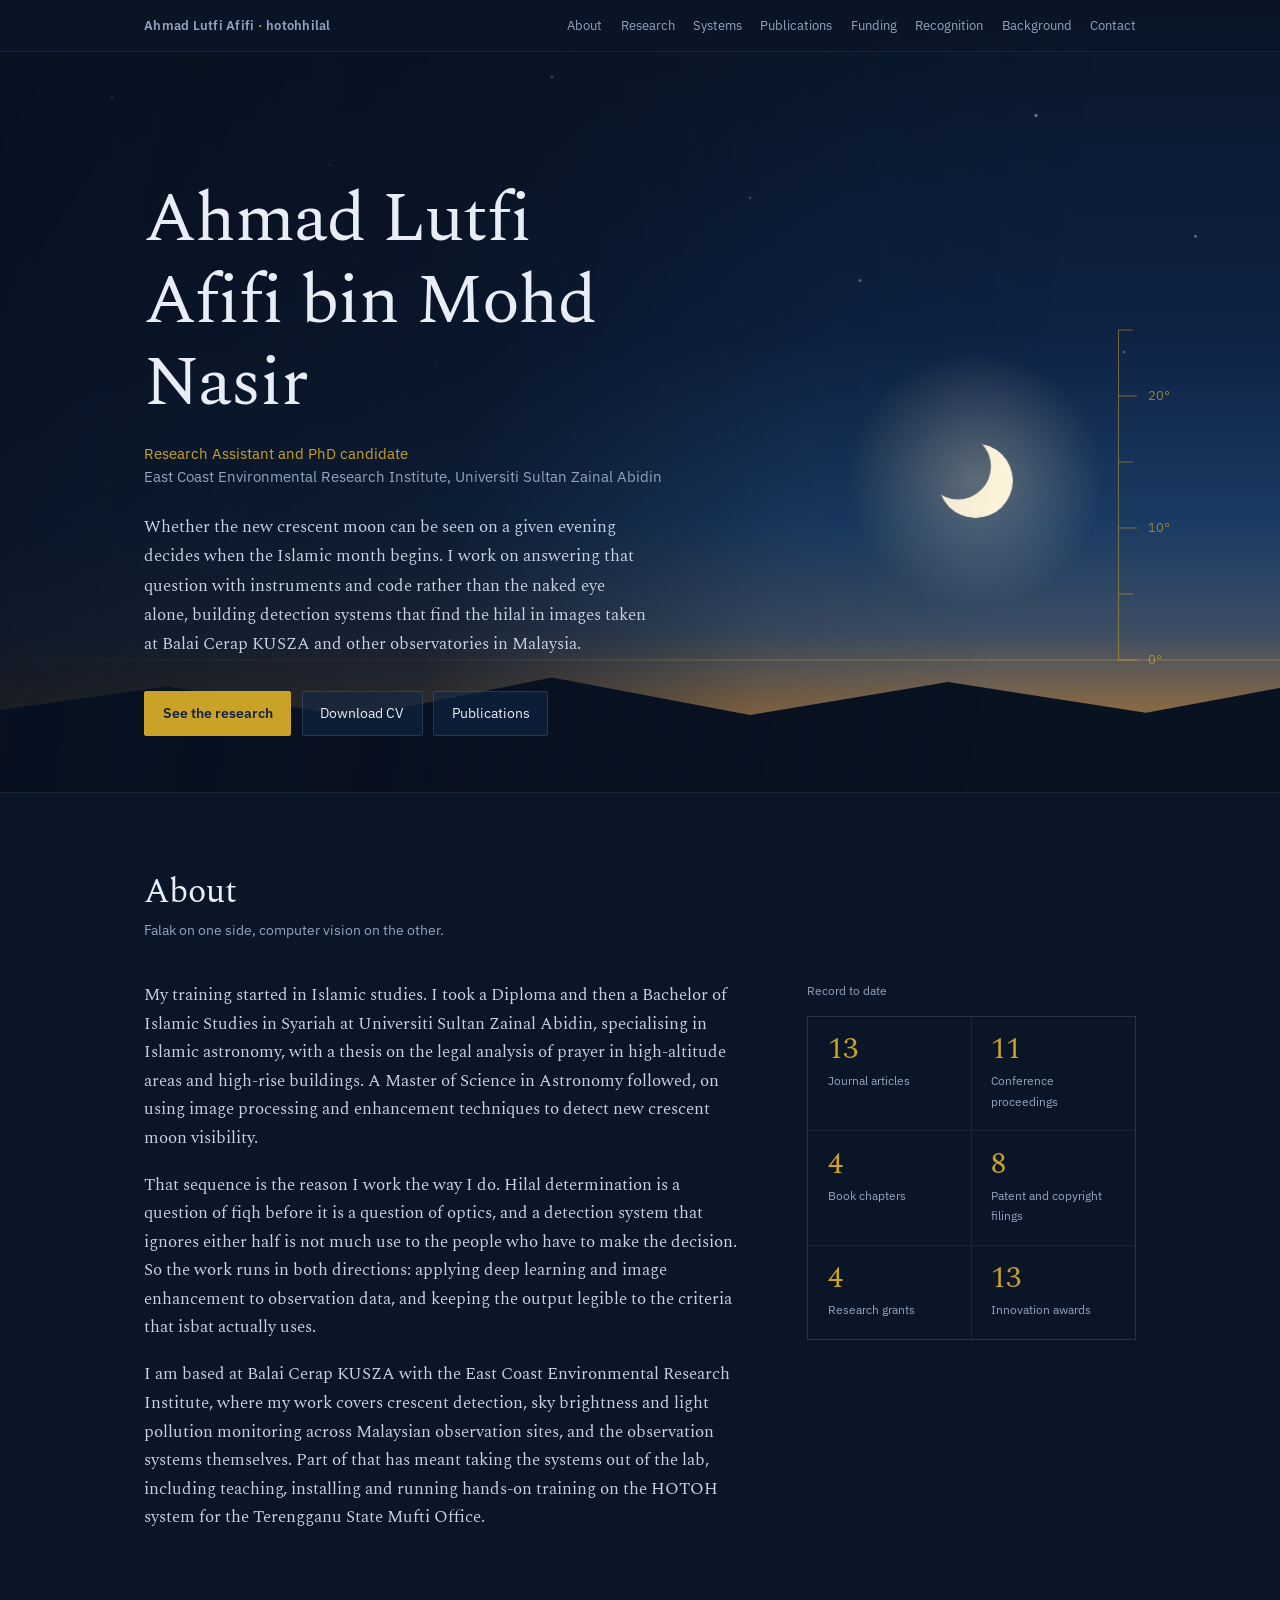
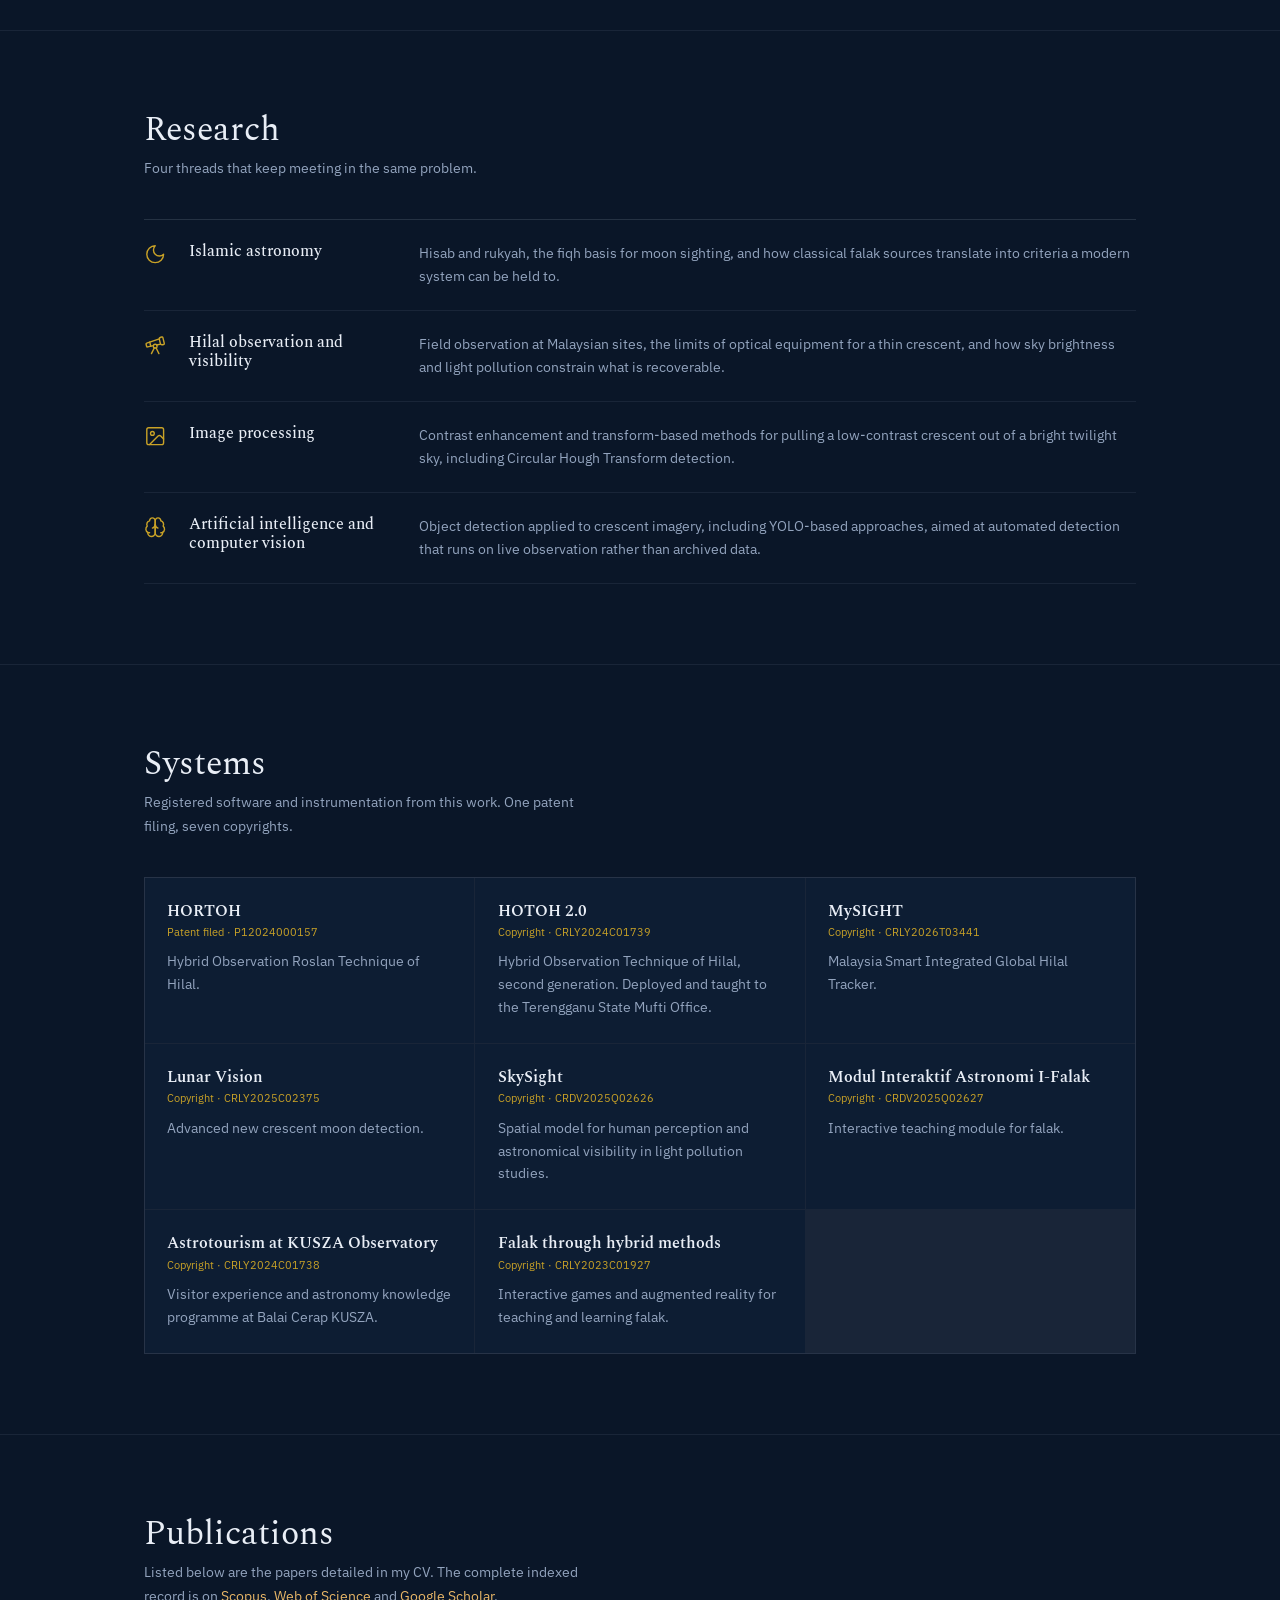
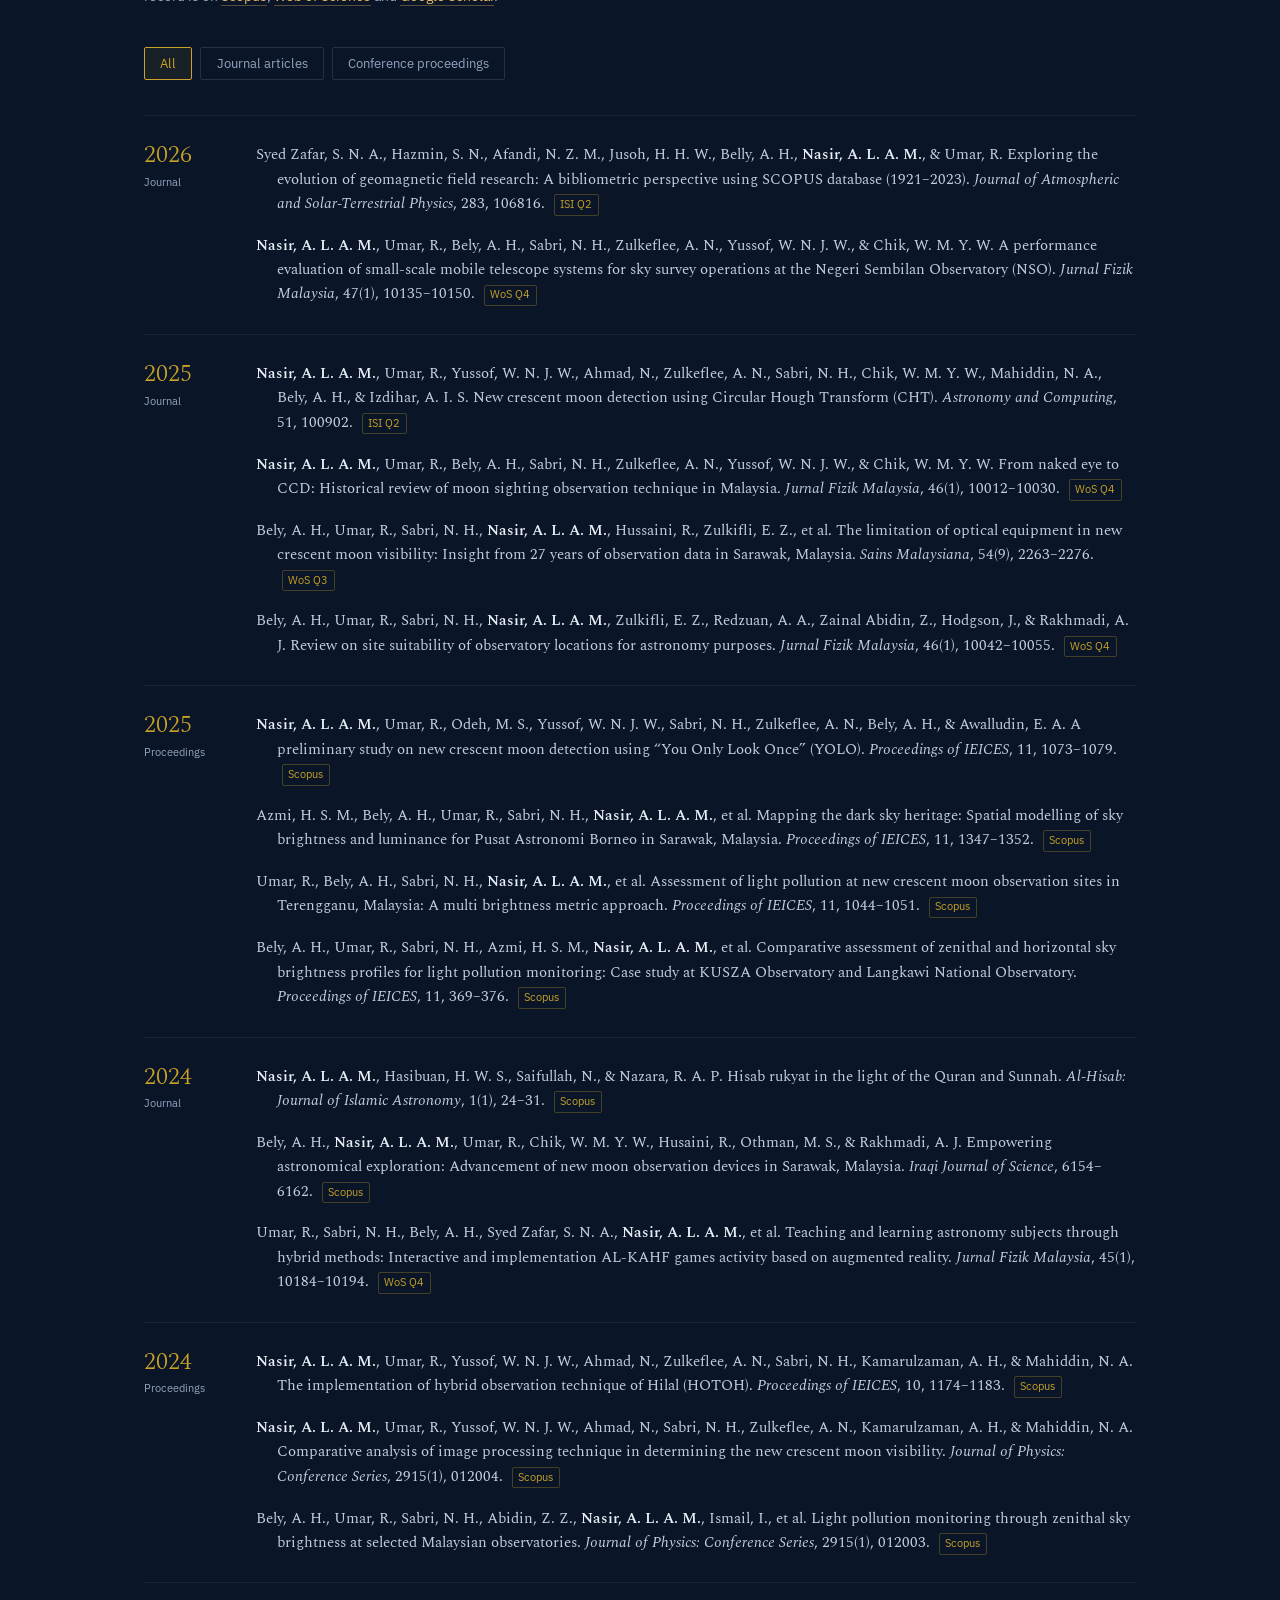
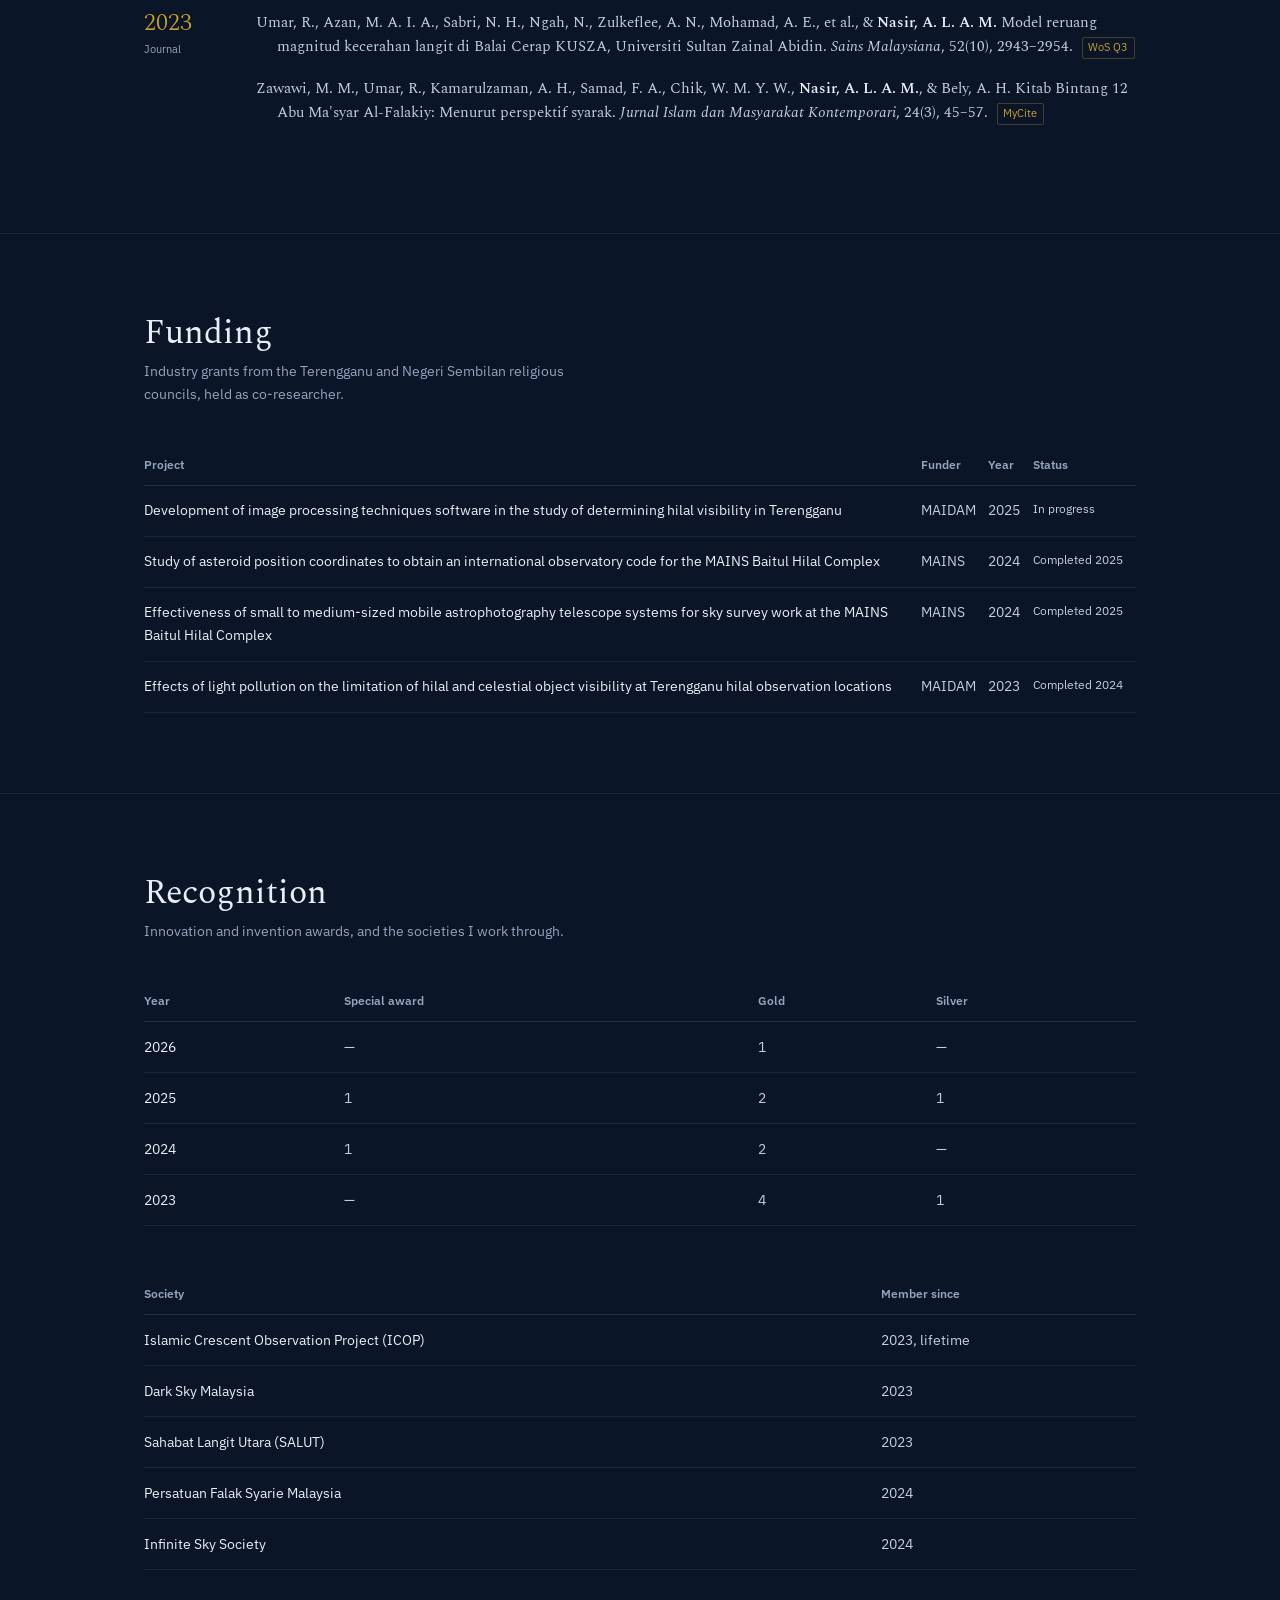
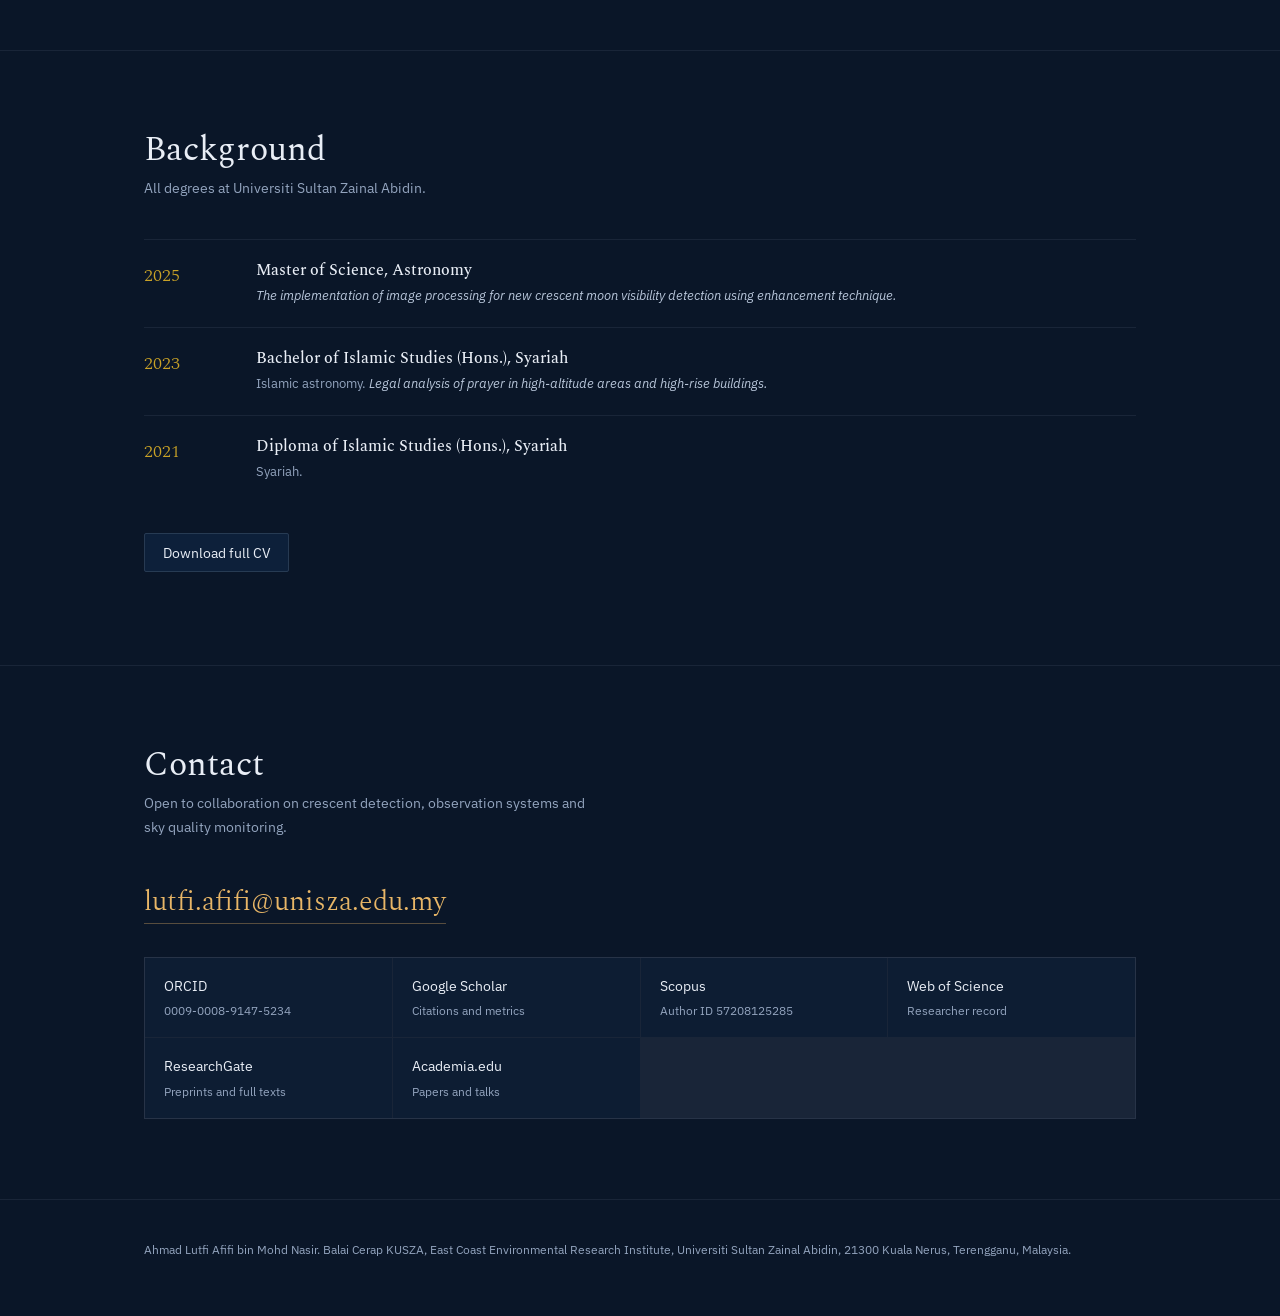
<file: index (1).html>
<!DOCTYPE html>
<html lang="en">
<head>
<meta charset="utf-8">
<meta name="viewport" content="width=device-width, initial-scale=1">
<title>Ahmad Lutfi Afifi Mohd Nasir — Hilal detection and falak</title>
<meta name="description" content="Ahmad Lutfi Afifi bin Mohd Nasir. Research Assistant and PhD candidate at ESERI, Universiti Sultan Zainal Abidin. Automated new crescent moon detection using image processing and computer vision.">
<meta name="author" content="Ahmad Lutfi Afifi bin Mohd Nasir">
<meta property="og:type" content="profile">
<meta property="og:title" content="Ahmad Lutfi Afifi Mohd Nasir">
<meta property="og:description" content="Automated hilal detection, falak and computer vision. ESERI, Universiti Sultan Zainal Abidin.">
<meta property="og:url" content="https://hotohhilal.com">
<link rel="icon" href="data:image/svg+xml,%3Csvg xmlns='http://www.w3.org/2000/svg' viewBox='0 0 32 32'%3E%3Crect width='32' height='32' rx='6' fill='%230A1628'/%3E%3Cpath d='M17 7a8 8 0 0 0 8 8 9.5 9.5 0 1 1-8-8Z' fill='%23C9A227'/%3E%3C/svg%3E">
<link rel="preconnect" href="https://fonts.googleapis.com">
<link rel="preconnect" href="https://fonts.gstatic.com" crossorigin>
<link href="https://fonts.googleapis.com/css2?family=Spectral:ital,wght@0,300;0,400;0,500;0,600;1,400&family=IBM+Plex+Sans:wght@400;500;600&display=swap" rel="stylesheet">
<style>
:root{
  --ink:#0A1628; --ink2:#0D1D33; --slate:#12294A;
  --line:rgba(200,215,235,.14); --line2:rgba(200,215,235,.08);
  --brass:#C9A227; --amber:#E8B667;
  --paper:#E9EEF6; --dusk:#93A4BE;
  --display:'Spectral',Georgia,'Times New Roman',serif;
  --ui:'IBM Plex Sans',system-ui,-apple-system,Segoe UI,sans-serif;
  --gut:clamp(1.25rem,5vw,4.5rem);
  --maxw:1120px;
}
*{box-sizing:border-box}
html{scroll-behavior:smooth;scroll-padding-top:72px}
@media (prefers-reduced-motion:reduce){html{scroll-behavior:auto}}
body{
  margin:0;background:var(--ink);color:var(--paper);
  font-family:var(--display);font-size:17px;line-height:1.68;
  -webkit-font-smoothing:antialiased;
}
h1,h2,h3{font-family:var(--display);font-weight:500;line-height:1.18;margin:0}
a{color:var(--amber);text-decoration:none;border-bottom:1px solid rgba(232,182,103,.35)}
a:hover{border-bottom-color:var(--amber)}
:focus-visible{outline:2px solid var(--amber);outline-offset:3px;border-radius:2px}

/* ---------- nav ---------- */
.nav{
  position:fixed;top:0;left:0;right:0;z-index:40;
  background:rgba(10,22,40,.86);backdrop-filter:blur(10px);
  border-bottom:1px solid var(--line2);
}
.nav-in{
  max-width:var(--maxw);margin:0 auto;padding:.7rem var(--gut);
  display:flex;align-items:center;gap:1.5rem;
}
.mark{font-family:var(--ui);font-size:.82rem;font-weight:600;letter-spacing:.02em;
  color:var(--paper);border:0;white-space:nowrap}
.mark span{color:var(--brass)}
.nav ul{
  list-style:none;display:flex;gap:1.15rem;margin:0 0 0 auto;padding:0;
  overflow-x:auto;scrollbar-width:none;
}
.nav ul::-webkit-scrollbar{display:none}
.nav a{font-family:var(--ui);font-size:.8rem;color:var(--dusk);border:0;white-space:nowrap}
.nav a:hover,.nav a:focus-visible{color:var(--paper)}

/* ---------- hero ---------- */
.hero{position:relative;min-height:88vh;display:flex;align-items:flex-end;overflow:hidden}
.hero svg{position:absolute;inset:0;width:100%;height:100%}
.hero::after{content:"";position:absolute;inset:0;z-index:1;pointer-events:none;
  background:linear-gradient(100deg,rgba(8,17,32,.90) 0%,rgba(8,17,32,.72) 38%,rgba(8,17,32,.12) 62%,rgba(8,17,32,0) 78%)}
@media(max-width:760px){.hero::after{
  background:linear-gradient(to bottom,rgba(8,17,32,.86) 0%,rgba(8,17,32,.74) 55%,rgba(8,17,32,.28) 82%,rgba(8,17,32,0) 100%)}}
.hero-in{
  position:relative;z-index:2;max-width:var(--maxw);width:100%;
  margin:0 auto;padding:9rem var(--gut) 3.5rem;
}
.hero h1{
  font-size:clamp(2.35rem,6.2vw,4.35rem);font-weight:400;letter-spacing:-.015em;
  max-width:15ch;
}
.role{
  font-family:var(--ui);font-size:.92rem;color:var(--brass);
  margin:1.1rem 0 0;line-height:1.6;
}
.role em{color:var(--dusk);font-style:normal;display:block}
.lede{font-size:1.09rem;color:#C7D3E4;max-width:56ch;margin:1.5rem 0 0}
.acts{display:flex;flex-wrap:wrap;gap:.65rem;margin-top:2rem}
.btn{
  font-family:var(--ui);font-size:.85rem;padding:.62rem 1.1rem;border-radius:2px;
  border:1px solid var(--line);color:var(--paper);background:rgba(18,41,74,.55);
}
.btn:hover{border-color:var(--brass);color:#fff}
.btn-key{background:var(--brass);border-color:var(--brass);color:#14243D;font-weight:600}
.btn-key:hover{background:var(--amber);border-color:var(--amber);color:#14243D}
#glow{opacity:0;animation:rise 2.4s ease-out .25s forwards}
@keyframes rise{to{opacity:1}}
@media (prefers-reduced-motion:reduce){#glow{animation:none;opacity:1}}

/* ---------- structure ---------- */
section{padding:5rem 0;border-top:1px solid var(--line2)}
.wrap{max-width:var(--maxw);margin:0 auto;padding:0 var(--gut)}
h2{font-size:clamp(1.6rem,3.2vw,2.1rem);font-weight:400;margin-bottom:.4rem}
.sub{font-family:var(--ui);font-size:.88rem;color:var(--dusk);max-width:58ch;margin:0 0 2.4rem}
p{margin:0 0 1.15rem}
.prose{max-width:66ch}
.prose p{color:#C7D3E4}

/* ---------- figures strip ---------- */
.about-grid{display:grid;grid-template-columns:minmax(0,1.55fr) minmax(250px,.85fr);
  gap:clamp(2rem,5vw,4.5rem);align-items:start}
@media(max-width:900px){.about-grid{grid-template-columns:1fr}}
.figs{display:grid;grid-template-columns:1fr 1fr;gap:1px;
  background:var(--line2);border:1px solid var(--line2)}
@media(max-width:900px){.figs{grid-template-columns:repeat(auto-fit,minmax(140px,1fr))};}
.glance{font-family:var(--ui);font-size:.76rem;color:var(--dusk);margin:0 0 .9rem}
.fig{background:var(--ink);padding:1.15rem 1.2rem}
.fig b{display:block;font-family:var(--display);font-size:1.85rem;font-weight:400;color:var(--brass);line-height:1}
.fig span{font-family:var(--ui);font-size:.76rem;color:var(--dusk);display:block;margin-top:.4rem}

/* ---------- research list ---------- */
.areas{margin:0;padding:0;list-style:none;border-top:1px solid var(--line)}
.areas li{
  display:grid;grid-template-columns:1.4rem 13rem 1fr;gap:1.4rem;align-items:start;
  padding:1.35rem 0;border-bottom:1px solid var(--line2);
}
.areas h3{font-size:1.02rem;font-weight:500}
.areas p{font-family:var(--ui);font-size:.87rem;color:var(--dusk);margin:0}
.areas svg{width:1.4rem;height:1.4rem;stroke:var(--brass);fill:none;stroke-width:1.5;
  stroke-linecap:round;stroke-linejoin:round;margin-top:.1rem}
@media(max-width:720px){.areas li{grid-template-columns:1.4rem 1fr;gap:.9rem}
  .areas p{grid-column:2}}

/* ---------- systems ---------- */
.sys{display:grid;grid-template-columns:repeat(auto-fit,minmax(255px,1fr));gap:1px;
  background:var(--line2);border:1px solid var(--line2)}
.sys article{background:var(--ink2);padding:1.5rem 1.4rem}
.sys h3{font-size:1rem;font-weight:600;margin-bottom:.15rem}
.sys .tag{font-family:var(--ui);font-size:.7rem;color:var(--brass);display:block;margin-bottom:.55rem}
.sys p{font-family:var(--ui);font-size:.85rem;color:var(--dusk);margin:0}

/* ---------- publications ---------- */
.filter{display:flex;gap:.5rem;margin-bottom:2.2rem;flex-wrap:wrap}
.filter button{
  font-family:var(--ui);font-size:.82rem;padding:.45rem .95rem;cursor:pointer;
  background:transparent;border:1px solid var(--line);color:var(--dusk);border-radius:2px;
}
.filter button[aria-pressed="true"]{border-color:var(--brass);color:var(--brass);background:rgba(201,162,39,.08)}
.year{display:grid;grid-template-columns:5.5rem 1fr;gap:1.5rem;padding:1.7rem 0;
  border-top:1px solid var(--line2)}
.year > div:first-child{position:sticky;top:84px;align-self:start}
.year > div:first-child b{font-family:var(--display);font-size:1.5rem;font-weight:300;
  color:var(--brass);line-height:1;display:block}
.year > div:first-child i{font-family:var(--ui);font-size:.68rem;color:var(--dusk);
  font-style:normal;display:block;margin-top:.35rem}
.year ol{list-style:none;margin:0;padding:0}
.year li{font-size:.95rem;line-height:1.6;color:#C2CFE1;padding:0 0 1.1rem 1.3rem;
  text-indent:-1.3rem}
.year li:last-child{padding-bottom:0}
.year li strong{color:var(--paper);font-weight:600}
.idx{font-family:var(--ui);font-size:.7rem;color:var(--brass);white-space:nowrap;
  border:1px solid rgba(201,162,39,.3);padding:.05rem .35rem;border-radius:2px;
  text-indent:0;display:inline-block;margin-left:.3rem}
@media(max-width:720px){.year{grid-template-columns:1fr;gap:.7rem}
  .year > div:first-child{position:static}}

/* ---------- tables ---------- */
.tbl{width:100%;border-collapse:collapse;font-family:var(--ui);font-size:.85rem}
.tbl th{text-align:left;font-weight:600;color:var(--dusk);font-size:.76rem;
  padding:.6rem .8rem .6rem 0;border-bottom:1px solid var(--line)}
.tbl td{padding:.85rem .8rem .85rem 0;border-bottom:1px solid var(--line2);
  color:#C2CFE1;vertical-align:top}
.tbl td:first-child{color:var(--paper)}
.scroll{overflow-x:auto}
.state{font-size:.74rem;color:var(--brass);white-space:nowrap}

/* ---------- timeline ---------- */
.cv{list-style:none;margin:0;padding:0}
.cv li{display:grid;grid-template-columns:5.5rem 1fr;gap:1.5rem;padding:1.3rem 0;
  border-top:1px solid var(--line2)}
.cv b{font-family:var(--display);font-size:1.15rem;font-weight:300;color:var(--brass)}
.cv h3{font-size:1rem;font-weight:500;margin-bottom:.25rem}
.cv p{font-family:var(--ui);font-size:.84rem;color:var(--dusk);margin:0}
.cv i{color:#B8C6DA}
@media(max-width:720px){.cv li{grid-template-columns:1fr;gap:.35rem}}

/* ---------- contact ---------- */
.links{display:grid;grid-template-columns:repeat(auto-fit,minmax(215px,1fr));gap:1px;
  background:var(--line2);border:1px solid var(--line2);margin-top:2rem}
.links a{background:var(--ink2);padding:1.05rem 1.2rem;border:0;display:block;
  font-family:var(--ui);font-size:.86rem;color:var(--paper)}
.links a:hover{background:var(--slate)}
.links a span{display:block;font-size:.72rem;color:var(--dusk);margin-top:.2rem;
  overflow-wrap:anywhere}
.mail{font-family:var(--display);font-size:clamp(1.2rem,3.4vw,1.75rem);font-weight:300}
footer{padding:2.5rem 0 3.5rem;border-top:1px solid var(--line2)}
footer p{font-family:var(--ui);font-size:.76rem;color:var(--dusk);margin:0}
.hidden{display:none}
</style>
</head>
<body>

<nav class="nav">
  <div class="nav-in">
    <a class="mark" href="#top">Ahmad Lutfi Afifi <span>·</span> hotohhilal</a>
    <ul>
      <li><a href="#about">About</a></li>
      <li><a href="#research">Research</a></li>
      <li><a href="#systems">Systems</a></li>
      <li><a href="#publications">Publications</a></li>
      <li><a href="#funding">Funding</a></li>
      <li><a href="#recognition">Recognition</a></li>
      <li><a href="#background">Background</a></li>
      <li><a href="#contact">Contact</a></li>
    </ul>
  </div>
</nav>

<header class="hero" id="top">
  <svg viewBox="0 0 1200 720" preserveAspectRatio="xMidYMax slice" aria-hidden="true">
    <defs>
      <linearGradient id="sky" x1="0" y1="0" x2="0" y2="1">
        <stop offset="0" stop-color="#0A1628"/><stop offset=".42" stop-color="#0E2244"/>
        <stop offset=".66" stop-color="#1B3B63"/><stop offset=".80" stop-color="#3E4E63"/>
        <stop offset=".90" stop-color="#8A6A44"/><stop offset="1" stop-color="#C08A46"/>
      </linearGradient>
      <radialGradient id="halo" cx=".5" cy=".5" r=".5">
        <stop offset="0" stop-color="#F0DFB8" stop-opacity=".34"/>
        <stop offset="1" stop-color="#F0DFB8" stop-opacity="0"/>
      </radialGradient>
      <mask id="cres">
        <circle cx="905" cy="437" r="34" fill="#fff"/>
        <circle cx="889" cy="424" r="30" fill="#000"/>
      </mask>
    </defs>
    <rect width="1200" height="720" fill="url(#sky)"/>
    <g fill="#fff">
      <circle cx="120" cy="88" r="1.5" opacity=".5"/><circle cx="318" cy="150" r="1.1" opacity=".35"/>
      <circle cx="520" cy="70" r="1.7" opacity=".45"/><circle cx="700" cy="180" r="1.2" opacity=".3"/>
      <circle cx="960" cy="105" r="1.5" opacity=".4"/><circle cx="1105" cy="215" r="1.3" opacity=".35"/>
      <circle cx="245" cy="250" r="1.1" opacity=".28"/><circle cx="1040" cy="320" r="1.2" opacity=".26"/>
      <circle cx="800" cy="255" r="1.4" opacity=".32"/><circle cx="415" cy="330" r="1" opacity=".22"/>
    </g>
    <g id="glow">
      <circle cx="905" cy="437" r="118" fill="url(#halo)"/>
      <circle cx="905" cy="437" r="34" fill="#FFF4DC" mask="url(#cres)"/>
    </g>
    <!-- altitude scale: what hilal visibility is actually measured against -->
    <g stroke="#C9A227" stroke-opacity=".5" stroke-width="1" fill="none">
      <line x1="1035" y1="300" x2="1035" y2="600"/>
      <line x1="1035" y1="600" x2="1052" y2="600"/><line x1="1035" y1="540" x2="1048" y2="540"/>
      <line x1="1035" y1="480" x2="1052" y2="480"/><line x1="1035" y1="420" x2="1048" y2="420"/>
      <line x1="1035" y1="360" x2="1052" y2="360"/><line x1="1035" y1="300" x2="1048" y2="300"/>
    </g>
    <g fill="#C9A227" fill-opacity=".72" font-family="'IBM Plex Sans',sans-serif" font-size="12">
      <text x="1062" y="604">0°</text><text x="1062" y="484">10°</text><text x="1062" y="364">20°</text>
    </g>
    <line x1="0" y1="600" x2="1200" y2="600" stroke="#E8B667" stroke-opacity=".38" stroke-width="1"/>
    <path d="M0,720 L0,648 L170,624 L340,652 L520,616 L700,650 L880,620 L1060,648 L1200,622 L1200,720 Z" fill="#081221"/>
  </svg>

  <div class="hero-in">
    <h1>Ahmad Lutfi Afifi bin Mohd Nasir</h1>
    <p class="role">Research Assistant and PhD candidate
      <em>East Coast Environmental Research Institute, Universiti Sultan Zainal Abidin</em></p>
    <p class="lede">Whether the new crescent moon can be seen on a given evening decides when the
      Islamic month begins. I work on answering that question with instruments and code rather than
      the naked eye alone, building detection systems that find the hilal in images taken at
      Balai Cerap KUSZA and other observatories in Malaysia.</p>
    <div class="acts">
      <a class="btn btn-key" href="#research">See the research</a>
      <a class="btn" href="Ahmad_Lutfi_Afifi_CV.pdf">Download CV</a>
      <a class="btn" href="#publications">Publications</a>
    </div>
  </div>
</header>

<section id="about">
  <div class="wrap">
    <h2>About</h2>
    <p class="sub">Falak on one side, computer vision on the other.</p>
    <div class="about-grid">
      <div class="prose">
      <p>My training started in Islamic studies. I took a Diploma and then a Bachelor of Islamic
      Studies in Syariah at Universiti Sultan Zainal Abidin, specialising in Islamic astronomy, with
      a thesis on the legal analysis of prayer in high-altitude areas and high-rise buildings.
      A Master of Science in Astronomy followed, on using image processing and enhancement
      techniques to detect new crescent moon visibility.</p>

      <p>That sequence is the reason I work the way I do. Hilal determination is a question of fiqh
      before it is a question of optics, and a detection system that ignores either half is not much
      use to the people who have to make the decision. So the work runs in both directions: applying
      deep learning and image enhancement to observation data, and keeping the output legible to the
      criteria that isbat actually uses.</p>

      <p>I am based at Balai Cerap KUSZA with the East Coast Environmental Research Institute, where
      my work covers crescent detection, sky brightness and light pollution monitoring across
      Malaysian observation sites, and the observation systems themselves. Part of that has meant
      taking the systems out of the lab, including teaching, installing and running hands-on
      training on the HOTOH system for the Terengganu State Mufti Office.</p>
      </div>
      <aside>
        <p class="glance">Record to date</p>
        <div class="figs">
      <div class="fig"><b>13</b><span>Journal articles</span></div>
      <div class="fig"><b>11</b><span>Conference proceedings</span></div>
      <div class="fig"><b>4</b><span>Book chapters</span></div>
      <div class="fig"><b>8</b><span>Patent and copyright filings</span></div>
      <div class="fig"><b>4</b><span>Research grants</span></div>
        <div class="fig"><b>13</b><span>Innovation awards</span></div>
        </div>
      </aside>
    </div>
  </div>
</section>

<section id="research">
  <div class="wrap">
    <h2>Research</h2>
    <p class="sub">Four threads that keep meeting in the same problem.</p>
    <ul class="areas">
      <li>
        <svg viewBox="0 0 24 24"><path d="M12 3a6 6 0 0 0 9 9 9 9 0 1 1-9-9Z"/></svg>
        <h3>Islamic astronomy</h3>
        <p>Hisab and rukyah, the fiqh basis for moon sighting, and how classical falak sources
        translate into criteria a modern system can be held to.</p>
      </li>
      <li>
        <svg viewBox="0 0 24 24"><path d="m10.065 12.493-6.18 1.318a.934.934 0 0 1-1.108-.702l-.537-2.15a1.07 1.07 0 0 1 .691-1.265l13.504-4.44"/><path d="m13.56 11.747 4.332-.924"/><path d="m16 21-3.105-6.21"/><path d="M16.485 5.94a2 2 0 0 1 1.455-2.425l1.09-.272a1 1 0 0 1 1.212.727l1.515 6.06a1 1 0 0 1-.727 1.213l-1.09.272a2 2 0 0 1-2.425-1.455z"/><path d="m6.158 8.633 1.114 4.456"/><path d="m8 21 3.105-6.21"/><circle cx="12" cy="13" r="2"/></svg>
        <h3>Hilal observation and visibility</h3>
        <p>Field observation at Malaysian sites, the limits of optical equipment for a thin crescent,
        and how sky brightness and light pollution constrain what is recoverable.</p>
      </li>
      <li>
        <svg viewBox="0 0 24 24"><rect x="3" y="3" width="18" height="18" rx="2"/><circle cx="9" cy="9" r="2"/><path d="m21 15-3.086-3.086a2 2 0 0 0-2.828 0L6 21"/></svg>
        <h3>Image processing</h3>
        <p>Contrast enhancement and transform-based methods for pulling a low-contrast crescent out
        of a bright twilight sky, including Circular Hough Transform detection.</p>
      </li>
      <li>
        <svg viewBox="0 0 24 24"><path d="M12 5a3 3 0 1 0-5.997.125 4 4 0 0 0-2.526 5.77 4 4 0 0 0 .556 6.588A4 4 0 1 0 12 18Z"/><path d="M12 5a3 3 0 1 1 5.997.125 4 4 0 0 1 2.526 5.77 4 4 0 0 1-.556 6.588A4 4 0 1 1 12 18Z"/><path d="M15 13a4.5 4.5 0 0 1-3-4 4.5 4.5 0 0 1-3 4"/><path d="M6 18a4 4 0 0 1-1.967-.516"/><path d="M19.967 17.484A4 4 0 0 1 18 18"/></svg>
        <h3>Artificial intelligence and computer vision</h3>
        <p>Object detection applied to crescent imagery, including YOLO-based approaches, aimed at
        automated detection that runs on live observation rather than archived data.</p>
      </li>
    </ul>
  </div>
</section>

<section id="systems">
  <div class="wrap">
    <h2>Systems</h2>
    <p class="sub">Registered software and instrumentation from this work. One patent filing,
      seven copyrights.</p>
    <div class="sys">
      <article>
        <h3>HORTOH</h3><span class="tag">Patent filed · P12024000157</span>
        <p>Hybrid Observation Roslan Technique of Hilal.</p>
      </article>
      <article>
        <h3>HOTOH 2.0</h3><span class="tag">Copyright · CRLY2024C01739</span>
        <p>Hybrid Observation Technique of Hilal, second generation. Deployed and taught to the
        Terengganu State Mufti Office.</p>
      </article>
      <article>
        <h3>MySIGHT</h3><span class="tag">Copyright · CRLY2026T03441</span>
        <p>Malaysia Smart Integrated Global Hilal Tracker.</p>
      </article>
      <article>
        <h3>Lunar Vision</h3><span class="tag">Copyright · CRLY2025C02375</span>
        <p>Advanced new crescent moon detection.</p>
      </article>
      <article>
        <h3>SkySight</h3><span class="tag">Copyright · CRDV2025Q02626</span>
        <p>Spatial model for human perception and astronomical visibility in light pollution
        studies.</p>
      </article>
      <article>
        <h3>Modul Interaktif Astronomi I-Falak</h3><span class="tag">Copyright · CRDV2025Q02627</span>
        <p>Interactive teaching module for falak.</p>
      </article>
      <article>
        <h3>Astrotourism at KUSZA Observatory</h3><span class="tag">Copyright · CRLY2024C01738</span>
        <p>Visitor experience and astronomy knowledge programme at Balai Cerap KUSZA.</p>
      </article>
      <article>
        <h3>Falak through hybrid methods</h3><span class="tag">Copyright · CRLY2023C01927</span>
        <p>Interactive games and augmented reality for teaching and learning falak.</p>
      </article>
    </div>
  </div>
</section>

<section id="publications">
  <div class="wrap">
    <h2>Publications</h2>
    <p class="sub">Listed below are the papers detailed in my CV. The complete indexed record is on
      <a href="https://www.scopus.com/authid/detail.uri?authorId=57208125285">Scopus</a>,
      <a href="https://www.webofscience.com/wos/author/record/54318209">Web of Science</a> and
      <a href="https://scholar.google.com/citations?user=dQ2Bi_IAAAAJ&amp;hl=en">Google Scholar</a>.</p>

    <div class="filter" role="group" aria-label="Filter publications">
      <button type="button" data-f="all" aria-pressed="true">All</button>
      <button type="button" data-f="journal" aria-pressed="false">Journal articles</button>
      <button type="button" data-f="proc" aria-pressed="false">Conference proceedings</button>
    </div>

    <div class="year" data-kind="journal">
      <div><b>2026</b><i>Journal</i></div>
      <ol>
        <li>Syed Zafar, S. N. A., Hazmin, S. N., Afandi, N. Z. M., Jusoh, H. H. W., Belly, A. H.,
          <strong>Nasir, A. L. A. M.</strong>, &amp; Umar, R. Exploring the evolution of geomagnetic
          field research: A bibliometric perspective using SCOPUS database (1921–2023).
          <i>Journal of Atmospheric and Solar-Terrestrial Physics</i>, 283, 106816.
          <span class="idx">ISI Q2</span></li>
        <li><strong>Nasir, A. L. A. M.</strong>, Umar, R., Bely, A. H., Sabri, N. H., Zulkeflee, A. N.,
          Yussof, W. N. J. W., &amp; Chik, W. M. Y. W. A performance evaluation of small-scale mobile
          telescope systems for sky survey operations at the Negeri Sembilan Observatory (NSO).
          <i>Jurnal Fizik Malaysia</i>, 47(1), 10135–10150. <span class="idx">WoS Q4</span></li>
      </ol>
    </div>

    <div class="year" data-kind="journal">
      <div><b>2025</b><i>Journal</i></div>
      <ol>
        <li><strong>Nasir, A. L. A. M.</strong>, Umar, R., Yussof, W. N. J. W., Ahmad, N.,
          Zulkeflee, A. N., Sabri, N. H., Chik, W. M. Y. W., Mahiddin, N. A., Bely, A. H., &amp;
          Izdihar, A. I. S. New crescent moon detection using Circular Hough Transform (CHT).
          <i>Astronomy and Computing</i>, 51, 100902. <span class="idx">ISI Q2</span></li>
        <li><strong>Nasir, A. L. A. M.</strong>, Umar, R., Bely, A. H., Sabri, N. H., Zulkeflee, A. N.,
          Yussof, W. N. J. W., &amp; Chik, W. M. Y. W. From naked eye to CCD: Historical review of
          moon sighting observation technique in Malaysia. <i>Jurnal Fizik Malaysia</i>, 46(1),
          10012–10030. <span class="idx">WoS Q4</span></li>
        <li>Bely, A. H., Umar, R., Sabri, N. H., <strong>Nasir, A. L. A. M.</strong>, Hussaini, R.,
          Zulkifli, E. Z., et al. The limitation of optical equipment in new crescent moon
          visibility: Insight from 27 years of observation data in Sarawak, Malaysia.
          <i>Sains Malaysiana</i>, 54(9), 2263–2276. <span class="idx">WoS Q3</span></li>
        <li>Bely, A. H., Umar, R., Sabri, N. H., <strong>Nasir, A. L. A. M.</strong>, Zulkifli, E. Z.,
          Redzuan, A. A., Zainal Abidin, Z., Hodgson, J., &amp; Rakhmadi, A. J. Review on site
          suitability of observatory locations for astronomy purposes.
          <i>Jurnal Fizik Malaysia</i>, 46(1), 10042–10055. <span class="idx">WoS Q4</span></li>
      </ol>
    </div>

    <div class="year" data-kind="proc">
      <div><b>2025</b><i>Proceedings</i></div>
      <ol>
        <li><strong>Nasir, A. L. A. M.</strong>, Umar, R., Odeh, M. S., Yussof, W. N. J. W.,
          Sabri, N. H., Zulkeflee, A. N., Bely, A. H., &amp; Awalludin, E. A. A preliminary study on
          new crescent moon detection using “You Only Look Once” (YOLO).
          <i>Proceedings of IEICES</i>, 11, 1073–1079. <span class="idx">Scopus</span></li>
        <li>Azmi, H. S. M., Bely, A. H., Umar, R., Sabri, N. H., <strong>Nasir, A. L. A. M.</strong>,
          et al. Mapping the dark sky heritage: Spatial modelling of sky brightness and luminance for
          Pusat Astronomi Borneo in Sarawak, Malaysia. <i>Proceedings of IEICES</i>, 11, 1347–1352.
          <span class="idx">Scopus</span></li>
        <li>Umar, R., Bely, A. H., Sabri, N. H., <strong>Nasir, A. L. A. M.</strong>, et al.
          Assessment of light pollution at new crescent moon observation sites in Terengganu,
          Malaysia: A multi brightness metric approach. <i>Proceedings of IEICES</i>, 11, 1044–1051.
          <span class="idx">Scopus</span></li>
        <li>Bely, A. H., Umar, R., Sabri, N. H., Azmi, H. S. M., <strong>Nasir, A. L. A. M.</strong>,
          et al. Comparative assessment of zenithal and horizontal sky brightness profiles for light
          pollution monitoring: Case study at KUSZA Observatory and Langkawi National Observatory.
          <i>Proceedings of IEICES</i>, 11, 369–376. <span class="idx">Scopus</span></li>
      </ol>
    </div>

    <div class="year" data-kind="journal">
      <div><b>2024</b><i>Journal</i></div>
      <ol>
        <li><strong>Nasir, A. L. A. M.</strong>, Hasibuan, H. W. S., Saifullah, N., &amp;
          Nazara, R. A. P. Hisab rukyat in the light of the Quran and Sunnah.
          <i>Al-Hisab: Journal of Islamic Astronomy</i>, 1(1), 24–31. <span class="idx">Scopus</span></li>
        <li>Bely, A. H., <strong>Nasir, A. L. A. M.</strong>, Umar, R., Chik, W. M. Y. W.,
          Husaini, R., Othman, M. S., &amp; Rakhmadi, A. J. Empowering astronomical exploration:
          Advancement of new moon observation devices in Sarawak, Malaysia.
          <i>Iraqi Journal of Science</i>, 6154–6162. <span class="idx">Scopus</span></li>
        <li>Umar, R., Sabri, N. H., Bely, A. H., Syed Zafar, S. N. A.,
          <strong>Nasir, A. L. A. M.</strong>, et al. Teaching and learning astronomy subjects through
          hybrid methods: Interactive and implementation AL-KAHF games activity based on augmented
          reality. <i>Jurnal Fizik Malaysia</i>, 45(1), 10184–10194. <span class="idx">WoS Q4</span></li>
      </ol>
    </div>

    <div class="year" data-kind="proc">
      <div><b>2024</b><i>Proceedings</i></div>
      <ol>
        <li><strong>Nasir, A. L. A. M.</strong>, Umar, R., Yussof, W. N. J. W., Ahmad, N.,
          Zulkeflee, A. N., Sabri, N. H., Kamarulzaman, A. H., &amp; Mahiddin, N. A. The
          implementation of hybrid observation technique of Hilal (HOTOH).
          <i>Proceedings of IEICES</i>, 10, 1174–1183. <span class="idx">Scopus</span></li>
        <li><strong>Nasir, A. L. A. M.</strong>, Umar, R., Yussof, W. N. J. W., Ahmad, N.,
          Sabri, N. H., Zulkeflee, A. N., Kamarulzaman, A. H., &amp; Mahiddin, N. A. Comparative
          analysis of image processing technique in determining the new crescent moon visibility.
          <i>Journal of Physics: Conference Series</i>, 2915(1), 012004. <span class="idx">Scopus</span></li>
        <li>Bely, A. H., Umar, R., Sabri, N. H., Abidin, Z. Z., <strong>Nasir, A. L. A. M.</strong>,
          Ismail, I., et al. Light pollution monitoring through zenithal sky brightness at selected
          Malaysian observatories. <i>Journal of Physics: Conference Series</i>, 2915(1), 012003.
          <span class="idx">Scopus</span></li>
      </ol>
    </div>

    <div class="year" data-kind="journal">
      <div><b>2023</b><i>Journal</i></div>
      <ol>
        <li>Umar, R., Azan, M. A. I. A., Sabri, N. H., Ngah, N., Zulkeflee, A. N., Mohamad, A. E.,
          et al., &amp; <strong>Nasir, A. L. A. M.</strong> Model reruang magnitud kecerahan langit di
          Balai Cerap KUSZA, Universiti Sultan Zainal Abidin. <i>Sains Malaysiana</i>, 52(10),
          2943–2954. <span class="idx">WoS Q3</span></li>
        <li>Zawawi, M. M., Umar, R., Kamarulzaman, A. H., Samad, F. A., Chik, W. M. Y. W.,
          <strong>Nasir, A. L. A. M.</strong>, &amp; Bely, A. H. Kitab Bintang 12 Abu Ma'syar
          Al-Falakiy: Menurut perspektif syarak. <i>Jurnal Islam dan Masyarakat Kontemporari</i>,
          24(3), 45–57. <span class="idx">MyCite</span></li>
      </ol>
    </div>
  </div>
</section>

<section id="funding">
  <div class="wrap">
    <h2>Funding</h2>
    <p class="sub">Industry grants from the Terengganu and Negeri Sembilan religious councils,
      held as co-researcher.</p>
    <div class="scroll">
      <table class="tbl">
        <thead><tr><th>Project</th><th>Funder</th><th>Year</th><th>Status</th></tr></thead>
        <tbody>
          <tr>
            <td>Development of image processing techniques software in the study of determining
              hilal visibility in Terengganu</td>
            <td>MAIDAM</td><td>2025</td><td class="state">In progress</td>
          </tr>
          <tr>
            <td>Study of asteroid position coordinates to obtain an international observatory code
              for the MAINS Baitul Hilal Complex</td>
            <td>MAINS</td><td>2024</td><td class="state">Completed 2025</td>
          </tr>
          <tr>
            <td>Effectiveness of small to medium-sized mobile astrophotography telescope systems for
              sky survey work at the MAINS Baitul Hilal Complex</td>
            <td>MAINS</td><td>2024</td><td class="state">Completed 2025</td>
          </tr>
          <tr>
            <td>Effects of light pollution on the limitation of hilal and celestial object visibility
              at Terengganu hilal observation locations</td>
            <td>MAIDAM</td><td>2023</td><td class="state">Completed 2024</td>
          </tr>
        </tbody>
      </table>
    </div>
  </div>
</section>

<section id="recognition">
  <div class="wrap">
    <h2>Recognition</h2>
    <p class="sub">Innovation and invention awards, and the societies I work through.</p>
    <div class="scroll">
      <table class="tbl">
        <thead><tr><th>Year</th><th>Special award</th><th>Gold</th><th>Silver</th></tr></thead>
        <tbody>
          <tr><td>2026</td><td>—</td><td>1</td><td>—</td></tr>
          <tr><td>2025</td><td>1</td><td>2</td><td>1</td></tr>
          <tr><td>2024</td><td>1</td><td>2</td><td>—</td></tr>
          <tr><td>2023</td><td>—</td><td>4</td><td>1</td></tr>
        </tbody>
      </table>
    </div>

    <div class="scroll" style="margin-top:3rem">
      <table class="tbl">
        <thead><tr><th>Society</th><th>Member since</th></tr></thead>
        <tbody>
          <tr><td>Islamic Crescent Observation Project (ICOP)</td><td>2023, lifetime</td></tr>
          <tr><td>Dark Sky Malaysia</td><td>2023</td></tr>
          <tr><td>Sahabat Langit Utara (SALUT)</td><td>2023</td></tr>
          <tr><td>Persatuan Falak Syarie Malaysia</td><td>2024</td></tr>
          <tr><td>Infinite Sky Society</td><td>2024</td></tr>
        </tbody>
      </table>
    </div>
  </div>
</section>

<section id="background">
  <div class="wrap">
    <h2>Background</h2>
    <p class="sub">All degrees at Universiti Sultan Zainal Abidin.</p>
    <ul class="cv">
      <li><b>2025</b>
        <div><h3>Master of Science, Astronomy</h3>
        <p><i>The implementation of image processing for new crescent moon visibility detection
        using enhancement technique.</i></p></div>
      </li>
      <li><b>2023</b>
        <div><h3>Bachelor of Islamic Studies (Hons.), Syariah</h3>
        <p>Islamic astronomy. <i>Legal analysis of prayer in high-altitude areas and high-rise
        buildings.</i></p></div>
      </li>
      <li><b>2021</b>
        <div><h3>Diploma of Islamic Studies (Hons.), Syariah</h3>
        <p>Syariah.</p></div>
      </li>
    </ul>
    <p style="margin-top:2.2rem"><a class="btn" href="Ahmad_Lutfi_Afifi_CV.pdf">Download full CV</a></p>
  </div>
</section>

<section id="contact">
  <div class="wrap">
    <h2>Contact</h2>
    <p class="sub">Open to collaboration on crescent detection, observation systems and sky quality
      monitoring.</p>
    <p class="mail"><a href="mailto:lutfi.afifi@unisza.edu.my">lutfi.afifi@unisza.edu.my</a></p>
    <div class="links">
      <a href="https://orcid.org/0009-0008-9147-5234">ORCID<span>0009-0008-9147-5234</span></a>
      <a href="https://scholar.google.com/citations?user=dQ2Bi_IAAAAJ&amp;hl=en">Google Scholar<span>Citations and metrics</span></a>
      <a href="https://www.scopus.com/authid/detail.uri?authorId=57208125285">Scopus<span>Author ID 57208125285</span></a>
      <a href="https://www.webofscience.com/wos/author/record/54318209">Web of Science<span>Researcher record</span></a>
      <a href="https://www.researchgate.net/profile/Ahmad_Lutfi_Afifi/">ResearchGate<span>Preprints and full texts</span></a>
      <a href="https://unisze.academia.edu/AhmadLutfiAfifiMohdNasir">Academia.edu<span>Papers and talks</span></a>
    </div>
  </div>
</section>

<footer>
  <div class="wrap">
    <p>Ahmad Lutfi Afifi bin Mohd Nasir. Balai Cerap KUSZA, East Coast Environmental Research
      Institute, Universiti Sultan Zainal Abidin, 21300 Kuala Nerus, Terengganu, Malaysia.</p>
  </div>
</footer>

<script>
(function(){
  var btns = document.querySelectorAll('.filter button');
  var blocks = document.querySelectorAll('.year');
  btns.forEach(function(b){
    b.addEventListener('click', function(){
      var f = b.dataset.f;
      btns.forEach(function(o){ o.setAttribute('aria-pressed', String(o === b)); });
      blocks.forEach(function(el){
        el.classList.toggle('hidden', f !== 'all' && el.dataset.kind !== f);
      });
    });
  });
})();
</script>
</body>
</html>
</file>
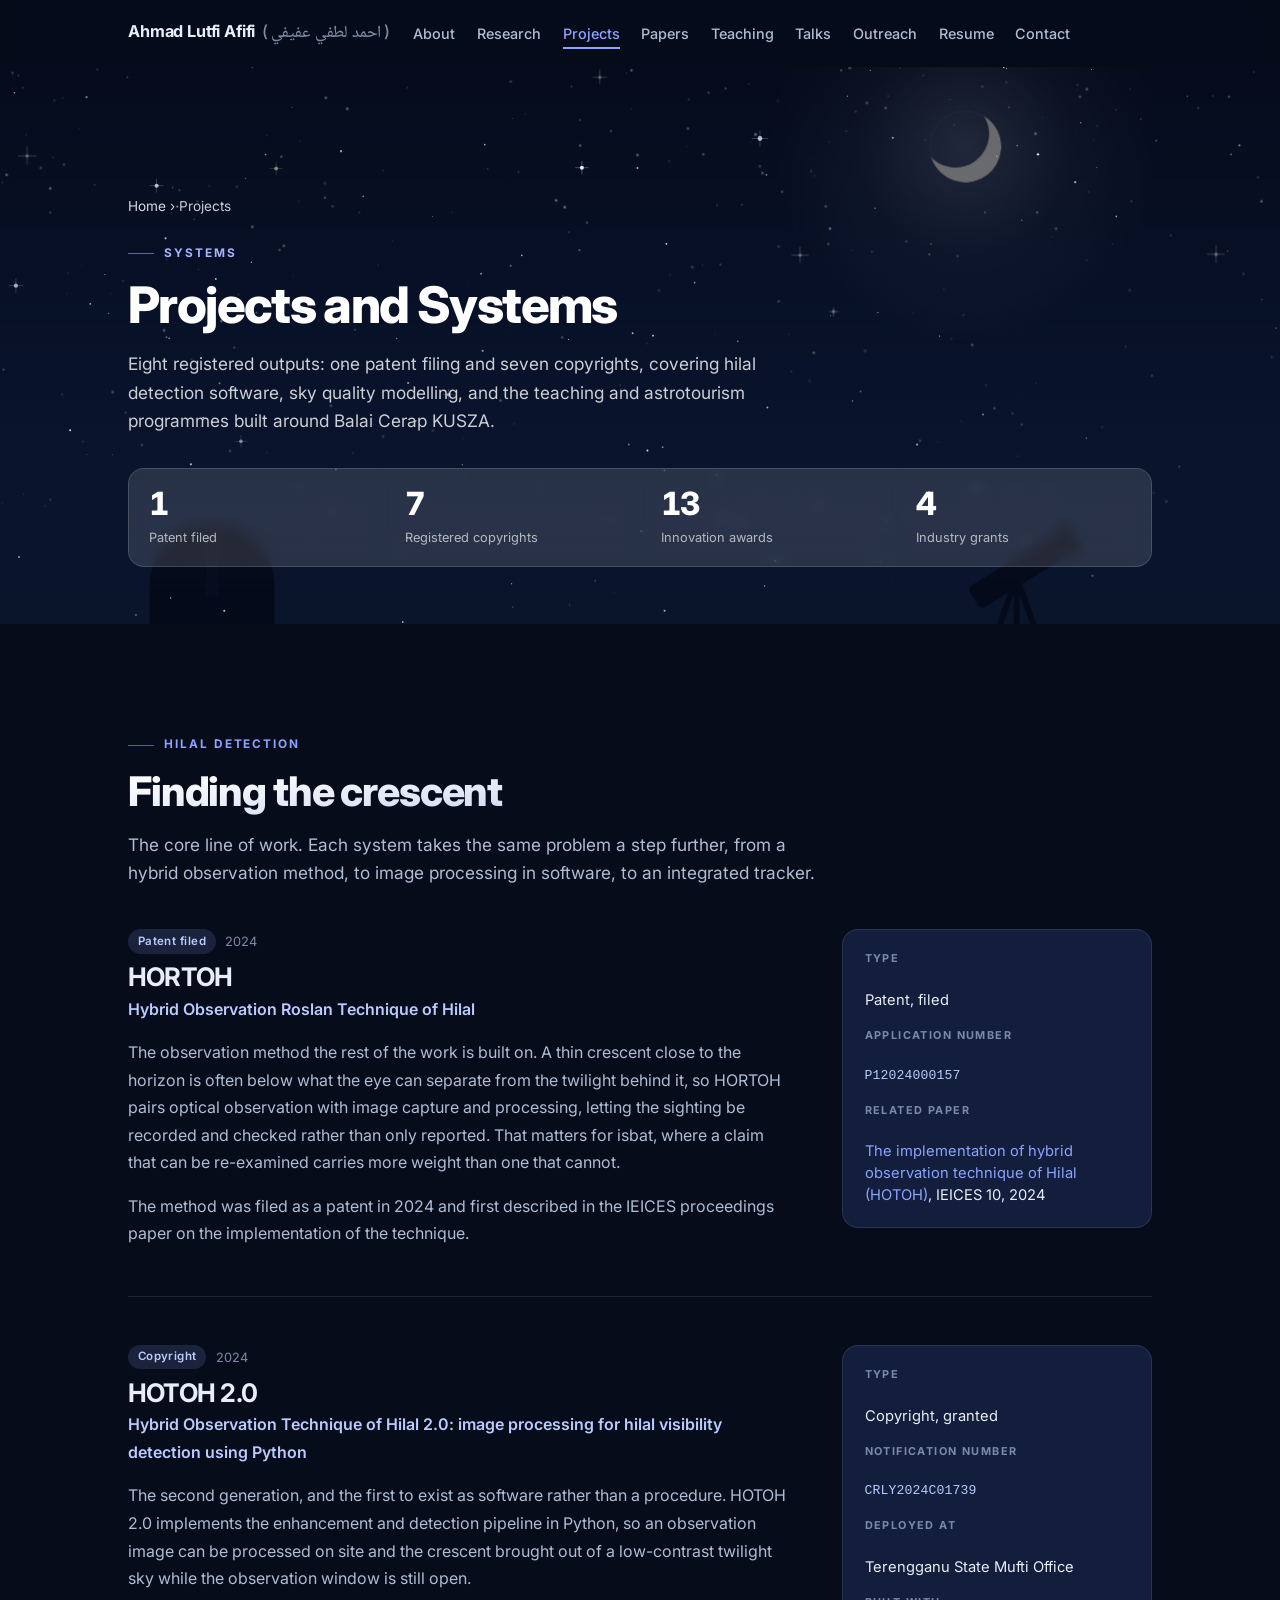
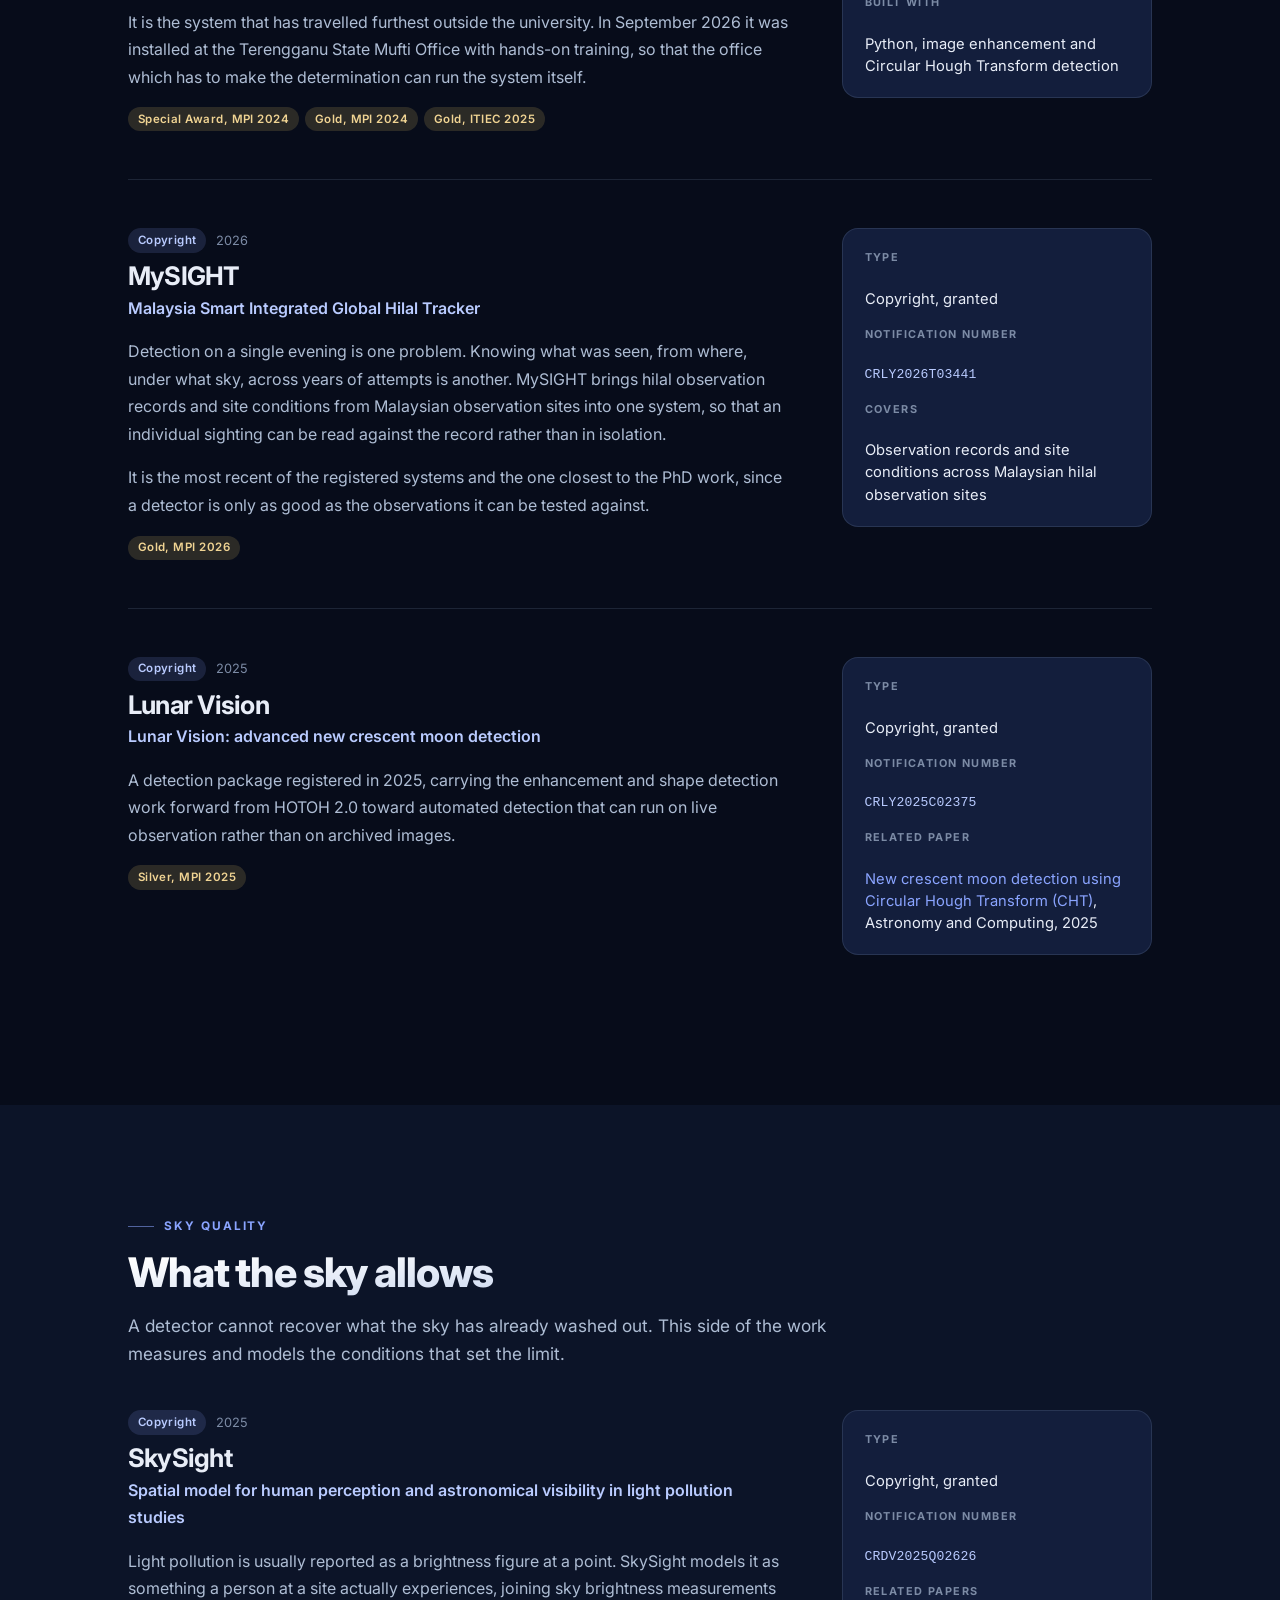
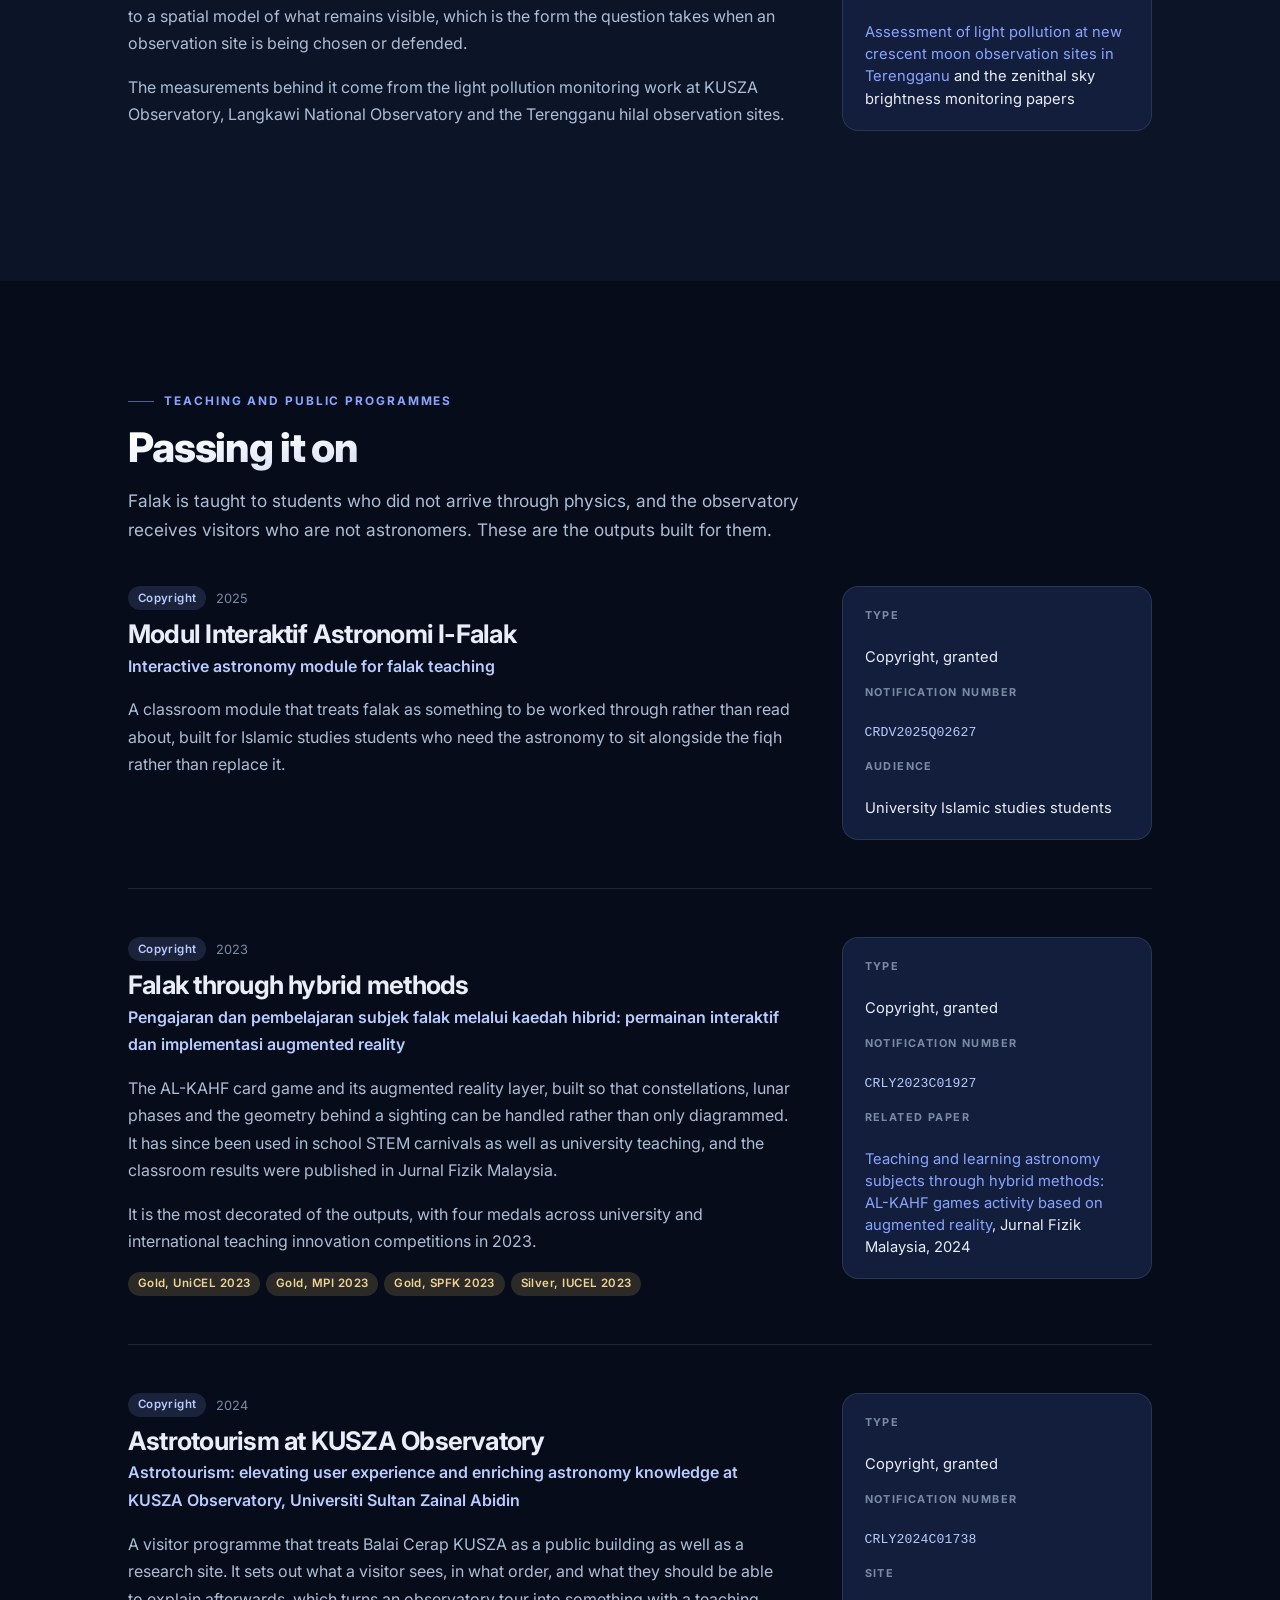
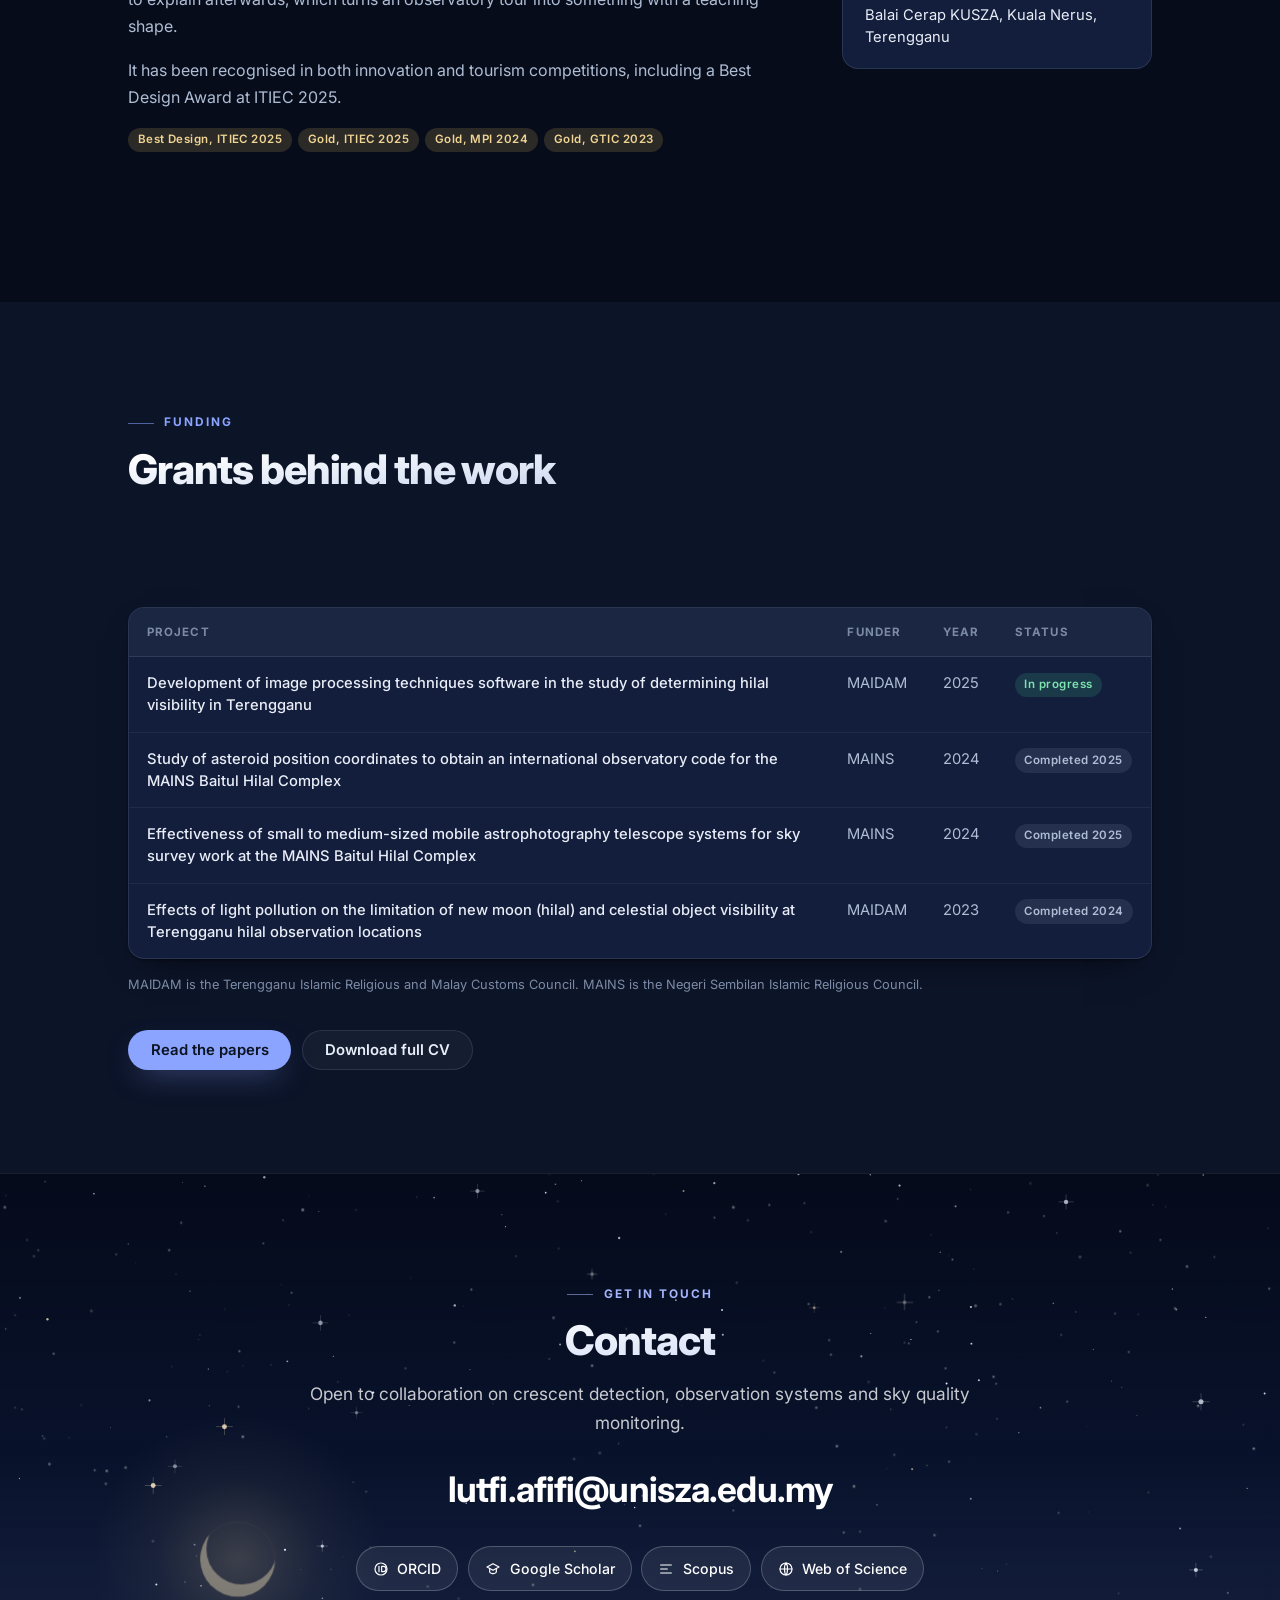
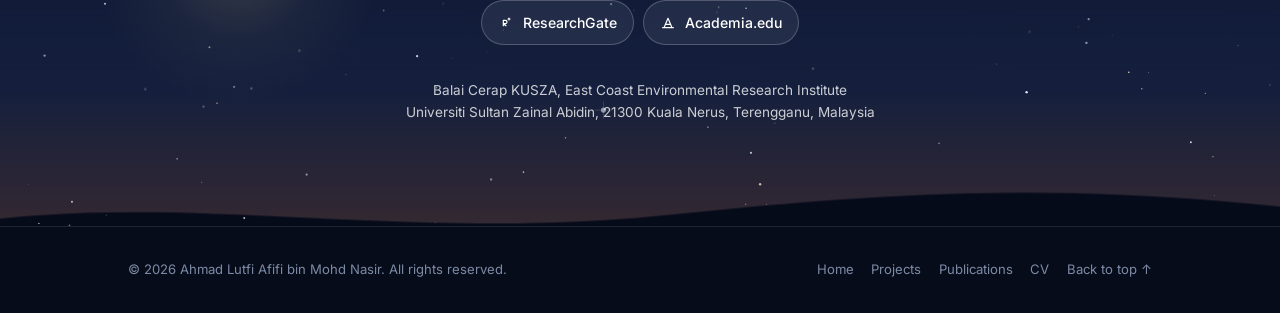
<file: projects.html>
<!DOCTYPE html>
<html lang="en">
<head>
<meta charset="utf-8">
<meta name="viewport" content="width=device-width, initial-scale=1">
<title>Projects and Systems | Ahmad Lutfi Afifi Mohd Nasir</title>
<meta name="description" content="HORTOH, HOTOH 2.0, MySIGHT, Lunar Vision, SkySight and the falak teaching and astrotourism programmes: one patent filing and seven registered copyrights.">
<meta name="author" content="Ahmad Lutfi Afifi bin Mohd Nasir">
<link rel="canonical" href="https://hotohhilal.com/projects.html">
<meta property="og:type" content="website">
<meta property="og:title" content="Projects and Systems | Ahmad Lutfi Afifi Mohd Nasir">
<meta property="og:description" content="HORTOH, HOTOH 2.0, MySIGHT, Lunar Vision, SkySight and the falak teaching and astrotourism programmes: one patent filing and seven registered copyrights.">
<meta property="og:url" content="https://hotohhilal.com/projects.html">
<meta property="og:image" content="https://hotohhilal.com/assets/portrait.webp">
<meta name="twitter:card" content="summary">
<meta name="theme-color" content="#070C1A">
<link rel="icon" href="assets/favicon.svg">
<link rel="preconnect" href="https://fonts.googleapis.com">
<link rel="preconnect" href="https://fonts.gstatic.com" crossorigin>
<link href="https://fonts.googleapis.com/css2?family=Inter:wght@400;500;600;700;800&family=Noto+Naskh+Arabic:wght@500&display=swap" rel="stylesheet">
<link rel="stylesheet" href="style.css">
<script src="script.js" defer></script>
</head>
<body>
<a class="skip" href="#main">Skip to content</a>

<header class="nav" id="top">
  <div class="nav-in">
    <a class="brand" href="index.html">Ahmad Lutfi Afifi <span class="brand-jawi">(<span class="jawi" lang="ms-Arab">احمد لطفي عفيفي</span>)</span></a>
    <button class="menu-btn" type="button" aria-expanded="false" aria-controls="menu">
      <svg viewBox="0 0 24 24" aria-hidden="true"><path d="M4 7h16M4 12h16M4 17h16"/></svg>Menu
    </button>
    <nav aria-label="Primary">
      <ul id="menu">
        <li><a href="index.html#about">About</a></li>
        <li><a href="index.html#research">Research</a></li>
        <li><a href="projects.html" class="active">Projects</a></li>
        <li><a href="publications.html">Papers</a></li>
        <li><a href="index.html#teaching">Teaching</a></li>
        <li><a href="index.html#talks">Talks</a></li>
        <li><a href="index.html#outreach">Outreach</a></li>
        <li><a href="index.html#resume">Resume</a></li>
        <li><a href="#contact">Contact</a></li>
      </ul>
    </nav>
  </div>
</header>

<main id="main">

<!-- ====================================================================== PAGE HEADER -->
<section class="page-hero band" aria-label="Projects and systems">
  <div class="band-bg" style="background-image:url('assets/sky-teaching.svg')"></div>
  <div class="band-shade"></div>
  <div class="wrap">
    <p class="crumb"><a href="index.html">Home</a> &rsaquo; Projects</p>
    <p class="eyebrow">Systems</p>
    <h1>Projects and Systems</h1>
    <p class="lead">Eight registered outputs: one patent filing and seven copyrights, covering hilal
      detection software, sky quality modelling, and the teaching and astrotourism programmes built
      around Balai Cerap KUSZA.</p>
    <div class="stats on-band">
      <div class="stat"><b>1</b><span>Patent filed</span></div>
      <div class="stat"><b>7</b><span>Registered copyrights</span></div>
      <div class="stat"><b>13</b><span>Innovation awards</span></div>
      <div class="stat"><b>4</b><span>Industry grants</span></div>
    </div>
  </div>
</section>

<!-- ====================================================================== DETECTION -->
<section id="detection">
  <div class="wrap">
    <div class="head">
      <p class="eyebrow reveal">Hilal detection</p>
      <h2 class="reveal">Finding the crescent</h2>
      <p class="lead reveal d1">The core line of work. Each system takes the same problem a step further, from a
        hybrid observation method, to image processing in software, to an integrated tracker.</p>
    </div>

    <article class="project reveal" id="hortoh">
      <div>
        <div class="meta"><span class="chip">Patent filed</span><span>2024</span></div>
        <h3>HORTOH</h3>
        <p class="full-name">Hybrid Observation Roslan Technique of Hilal</p>
        <p>The observation method the rest of the work is built on. A thin crescent close to the horizon is
        often below what the eye can separate from the twilight behind it, so HORTOH pairs optical
        observation with image capture and processing, letting the sighting be recorded and checked rather
        than only reported. That matters for isbat, where a claim that can be re-examined carries more
        weight than one that cannot.</p>
        <p>The method was filed as a patent in 2024 and first described in the IEICES proceedings paper on
        the implementation of the technique.</p>
      </div>
      <aside class="side">
        <dl>
          <dt>Type</dt><dd>Patent, filed</dd>
          <dt>Application number</dt><dd class="mono">P12024000157</dd>
          <dt>Related paper</dt><dd><a href="publications.html">The implementation of hybrid observation technique of Hilal (HOTOH)</a>, IEICES 10, 2024</dd>
        </dl>
      </aside>
    </article>

    <article class="project reveal" id="hotoh2">
      <div>
        <div class="meta"><span class="chip">Copyright</span><span>2024</span></div>
        <h3>HOTOH 2.0</h3>
        <p class="full-name">Hybrid Observation Technique of Hilal 2.0: image processing for hilal visibility detection using Python</p>
        <p>The second generation, and the first to exist as software rather than a procedure. HOTOH 2.0
        implements the enhancement and detection pipeline in Python, so an observation image can be
        processed on site and the crescent brought out of a low-contrast twilight sky while the observation
        window is still open.</p>
        <p>It is the system that has travelled furthest outside the university. In September 2026 it was
        installed at the Terengganu State Mufti Office with hands-on training, so that the office which has
        to make the determination can run the system itself.</p>
        <div class="awards">
          <span class="chip gold">Special Award, MPI 2024</span>
          <span class="chip gold">Gold, MPI 2024</span>
          <span class="chip gold">Gold, ITIEC 2025</span>
        </div>
      </div>
      <aside class="side">
        <dl>
          <dt>Type</dt><dd>Copyright, granted</dd>
          <dt>Notification number</dt><dd class="mono">CRLY2024C01739</dd>
          <dt>Deployed at</dt><dd>Terengganu State Mufti Office</dd>
          <dt>Built with</dt><dd>Python, image enhancement and Circular Hough Transform detection</dd>
        </dl>
      </aside>
    </article>

    <article class="project reveal" id="mysight">
      <div>
        <div class="meta"><span class="chip">Copyright</span><span>2026</span></div>
        <h3>MySIGHT</h3>
        <p class="full-name">Malaysia Smart Integrated Global Hilal Tracker</p>
        <p>Detection on a single evening is one problem. Knowing what was seen, from where, under what sky,
        across years of attempts is another. MySIGHT brings hilal observation records and site conditions
        from Malaysian observation sites into one system, so that an individual sighting can be read against
        the record rather than in isolation.</p>
        <p>It is the most recent of the registered systems and the one closest to the PhD work, since a
        detector is only as good as the observations it can be tested against.</p>
        <div class="awards">
          <span class="chip gold">Gold, MPI 2026</span>
        </div>
      </div>
      <aside class="side">
        <dl>
          <dt>Type</dt><dd>Copyright, granted</dd>
          <dt>Notification number</dt><dd class="mono">CRLY2026T03441</dd>
          <dt>Covers</dt><dd>Observation records and site conditions across Malaysian hilal observation sites</dd>
        </dl>
      </aside>
    </article>

    <article class="project reveal" id="lunar-vision">
      <div>
        <div class="meta"><span class="chip">Copyright</span><span>2025</span></div>
        <h3>Lunar Vision</h3>
        <p class="full-name">Lunar Vision: advanced new crescent moon detection</p>
        <p>A detection package registered in 2025, carrying the enhancement and shape detection work forward
        from HOTOH 2.0 toward automated detection that can run on live observation rather than on archived
        images.</p>
        <div class="awards">
          <span class="chip gold">Silver, MPI 2025</span>
        </div>
      </div>
      <aside class="side">
        <dl>
          <dt>Type</dt><dd>Copyright, granted</dd>
          <dt>Notification number</dt><dd class="mono">CRLY2025C02375</dd>
          <dt>Related paper</dt><dd><a href="publications.html">New crescent moon detection using Circular Hough Transform (CHT)</a>, Astronomy and Computing, 2025</dd>
        </dl>
      </aside>
    </article>
  </div>
</section>

<!-- ====================================================================== SKY QUALITY -->
<section id="sky-quality" class="alt">
  <div class="wrap">
    <div class="head">
      <p class="eyebrow reveal">Sky quality</p>
      <h2 class="reveal">What the sky allows</h2>
      <p class="lead reveal d1">A detector cannot recover what the sky has already washed out. This side of the work
        measures and models the conditions that set the limit.</p>
    </div>

    <article class="project reveal" id="skysight">
      <div>
        <div class="meta"><span class="chip">Copyright</span><span>2025</span></div>
        <h3>SkySight</h3>
        <p class="full-name">Spatial model for human perception and astronomical visibility in light pollution studies</p>
        <p>Light pollution is usually reported as a brightness figure at a point. SkySight models it as
        something a person at a site actually experiences, joining sky brightness measurements to a spatial
        model of what remains visible, which is the form the question takes when an observation site is
        being chosen or defended.</p>
        <p>The measurements behind it come from the light pollution monitoring work at KUSZA Observatory,
        Langkawi National Observatory and the Terengganu hilal observation sites.</p>
      </div>
      <aside class="side">
        <dl>
          <dt>Type</dt><dd>Copyright, granted</dd>
          <dt>Notification number</dt><dd class="mono">CRDV2025Q02626</dd>
          <dt>Related papers</dt><dd><a href="publications.html">Assessment of light pollution at new crescent moon observation sites in Terengganu</a> and the zenithal sky brightness monitoring papers</dd>
        </dl>
      </aside>
    </article>
  </div>
</section>

<!-- ====================================================================== TEACHING AND PUBLIC -->
<section id="teaching-tools">
  <div class="wrap">
    <div class="head">
      <p class="eyebrow reveal">Teaching and public programmes</p>
      <h2 class="reveal">Passing it on</h2>
      <p class="lead reveal d1">Falak is taught to students who did not arrive through physics, and the observatory
        receives visitors who are not astronomers. These are the outputs built for them.</p>
    </div>

    <article class="project reveal" id="ifalak">
      <div>
        <div class="meta"><span class="chip">Copyright</span><span>2025</span></div>
        <h3>Modul Interaktif Astronomi I-Falak</h3>
        <p class="full-name">Interactive astronomy module for falak teaching</p>
        <p>A classroom module that treats falak as something to be worked through rather than read about,
        built for Islamic studies students who need the astronomy to sit alongside the fiqh rather than
        replace it.</p>
      </div>
      <aside class="side">
        <dl>
          <dt>Type</dt><dd>Copyright, granted</dd>
          <dt>Notification number</dt><dd class="mono">CRDV2025Q02627</dd>
          <dt>Audience</dt><dd>University Islamic studies students</dd>
        </dl>
      </aside>
    </article>

    <article class="project reveal" id="falak-ar">
      <div>
        <div class="meta"><span class="chip">Copyright</span><span>2023</span></div>
        <h3>Falak through hybrid methods</h3>
        <p class="full-name">Pengajaran dan pembelajaran subjek falak melalui kaedah hibrid: permainan interaktif dan implementasi augmented reality</p>
        <p>The AL-KAHF card game and its augmented reality layer, built so that constellations, lunar phases
        and the geometry behind a sighting can be handled rather than only diagrammed. It has since been used
        in school STEM carnivals as well as university teaching, and the classroom results were published in
        Jurnal Fizik Malaysia.</p>
        <p>It is the most decorated of the outputs, with four medals across university and international
        teaching innovation competitions in 2023.</p>
        <div class="awards">
          <span class="chip gold">Gold, UniCEL 2023</span>
          <span class="chip gold">Gold, MPI 2023</span>
          <span class="chip gold">Gold, SPFK 2023</span>
          <span class="chip gold">Silver, IUCEL 2023</span>
        </div>
      </div>
      <aside class="side">
        <dl>
          <dt>Type</dt><dd>Copyright, granted</dd>
          <dt>Notification number</dt><dd class="mono">CRLY2023C01927</dd>
          <dt>Related paper</dt><dd><a href="publications.html">Teaching and learning astronomy subjects through hybrid methods: AL-KAHF games activity based on augmented reality</a>, Jurnal Fizik Malaysia, 2024</dd>
        </dl>
      </aside>
    </article>

    <article class="project reveal" id="astrotourism">
      <div>
        <div class="meta"><span class="chip">Copyright</span><span>2024</span></div>
        <h3>Astrotourism at KUSZA Observatory</h3>
        <p class="full-name">Astrotourism: elevating user experience and enriching astronomy knowledge at KUSZA Observatory, Universiti Sultan Zainal Abidin</p>
        <p>A visitor programme that treats Balai Cerap KUSZA as a public building as well as a research
        site. It sets out what a visitor sees, in what order, and what they should be able to explain
        afterwards, which turns an observatory tour into something with a teaching shape.</p>
        <p>It has been recognised in both innovation and tourism competitions, including a Best Design
        Award at ITIEC 2025.</p>
        <div class="awards">
          <span class="chip gold">Best Design, ITIEC 2025</span>
          <span class="chip gold">Gold, ITIEC 2025</span>
          <span class="chip gold">Gold, MPI 2024</span>
          <span class="chip gold">Gold, GTIC 2023</span>
        </div>
      </div>
      <aside class="side">
        <dl>
          <dt>Type</dt><dd>Copyright, granted</dd>
          <dt>Notification number</dt><dd class="mono">CRLY2024C01738</dd>
          <dt>Site</dt><dd>Balai Cerap KUSZA, Kuala Nerus, Terengganu</dd>
        </dl>
      </aside>
    </article>
  </div>
</section>

<!-- ====================================================================== FUNDING -->
<section id="funding" class="alt">
  <div class="wrap">
    <div class="head">
      <p class="eyebrow reveal">Funding</p>
      <h2 class="reveal">Grants behind the work</h2>
      <p class="lead reveal d1">Industry grants from the Terengganu and Negeri Sembilan religious councils, held as
        co-researcher. These fund the observation, measurement and software work above.</p>
    </div>
    <div class="tbl-wrap reveal">
      <table class="tbl">
        <thead><tr><th>Project</th><th>Funder</th><th>Year</th><th>Status</th></tr></thead>
        <tbody>
          <tr><td data-label="Project">Development of image processing techniques software in the study of determining hilal visibility in Terengganu</td><td data-label="Funder">MAIDAM</td><td data-label="Year">2025</td><td data-label="Status"><span class="chip green">In progress</span></td></tr>
          <tr><td data-label="Project">Study of asteroid position coordinates to obtain an international observatory code for the MAINS Baitul Hilal Complex</td><td data-label="Funder">MAINS</td><td data-label="Year">2024</td><td data-label="Status"><span class="chip grey">Completed 2025</span></td></tr>
          <tr><td data-label="Project">Effectiveness of small to medium-sized mobile astrophotography telescope systems for sky survey work at the MAINS Baitul Hilal Complex</td><td data-label="Funder">MAINS</td><td data-label="Year">2024</td><td data-label="Status"><span class="chip grey">Completed 2025</span></td></tr>
          <tr><td data-label="Project">Effects of light pollution on the limitation of new moon (hilal) and celestial object visibility at Terengganu hilal observation locations</td><td data-label="Funder">MAIDAM</td><td data-label="Year">2023</td><td data-label="Status"><span class="chip grey">Completed 2024</span></td></tr>
        </tbody>
      </table>
    </div>
    <p class="stat-note reveal">MAIDAM is the Terengganu Islamic Religious and Malay Customs Council. MAINS is the
      Negeri Sembilan Islamic Religious Council.</p>
    <div class="cta-row reveal">
      <a class="btn btn-primary" href="publications.html">Read the papers</a>
      <a class="btn btn-outline" href="Ahmad_Lutfi_Afifi_CV.pdf" target="_blank" rel="noopener">Download full CV</a>
    </div>
  </div>
</section>

<!-- ====================================================================== CONTACT -->
<section id="contact" class="band contact-band">
  <div class="band-bg" style="background-image:url('assets/sky-contact.svg')"></div>
  <div class="band-shade shade-contact"></div>
  <div class="wrap contact-in">
    <p class="eyebrow reveal">Get in touch</p>
    <h2 class="reveal">Contact</h2>
    <p class="lead reveal d1" style="margin:0 auto 1rem">Open to collaboration on crescent detection, observation systems and
      sky quality monitoring.</p>
    <a class="mail reveal d1" href="mailto:lutfi.afifi@unisza.edu.my">lutfi.afifi@unisza.edu.my</a>
    <div class="links reveal d2">
      <a href="https://orcid.org/0009-0008-9147-5234" target="_blank" rel="noopener"><svg viewBox="0 0 24 24" aria-hidden="true"><circle cx="12" cy="12" r="9"/><path d="M9 8v8M13 8h2.5a4 4 0 0 1 0 8H13z"/></svg>ORCID</a>
      <a href="https://scholar.google.com/citations?user=OkShL10AAAAJ&amp;hl=en" target="_blank" rel="noopener"><svg viewBox="0 0 24 24" aria-hidden="true"><path d="M3 9l9-5 9 5-9 5z"/><path d="M7 11.5V16c0 1.5 2.5 3 5 3s5-1.5 5-3v-4.5"/></svg>Google Scholar</a>
      <a href="https://www.scopus.com/authid/detail.uri?authorId=58812734600" target="_blank" rel="noopener"><svg viewBox="0 0 24 24" aria-hidden="true"><path d="M4 6h16M4 12h10M4 18h16"/></svg>Scopus</a>
      <a href="https://www.webofscience.com/wos/author/record/54318209" target="_blank" rel="noopener"><svg viewBox="0 0 24 24" aria-hidden="true"><circle cx="12" cy="12" r="9"/><path d="M3 12h18M12 3c3 3 3 15 0 18M12 3c-3 3-3 15 0 18"/></svg>Web of Science</a>
      <a href="https://www.researchgate.net/profile/Ahmad-Lutfi-Afifi-Mohd-Nasir" target="_blank" rel="noopener"><svg viewBox="0 0 24 24" aria-hidden="true"><path d="M8 16V8h3a2.5 2.5 0 0 1 0 5H8l4 3"/><path d="M15 6h3M16.5 4.5v3"/></svg>ResearchGate</a>
      <a href="https://unisze.academia.edu/AhmadLutfiAfifiMohdNasir" target="_blank" rel="noopener"><svg viewBox="0 0 24 24" aria-hidden="true"><path d="M4 19h16M6 19l6-14 6 14M8.5 14h7"/></svg>Academia.edu</a>
    </div>
    <p class="addr reveal d3">Balai Cerap KUSZA, East Coast Environmental Research Institute<br>
      Universiti Sultan Zainal Abidin, 21300 Kuala Nerus, Terengganu, Malaysia</p>
  </div>
</section>

</main>

<footer>
  <div class="wrap">
    <span>&copy; <span id="yr">2026</span> Ahmad Lutfi Afifi bin Mohd Nasir. All rights reserved.</span>
    <nav aria-label="Footer">
      <a href="index.html">Home</a>
      <a href="projects.html">Projects</a>
      <a href="publications.html">Publications</a>
      <a href="Ahmad_Lutfi_Afifi_CV.pdf" target="_blank" rel="noopener">CV</a>
      <a href="#top">Back to top &uarr;</a>
    </nav>
  </div>
</footer>
</body>
</html>
</file>
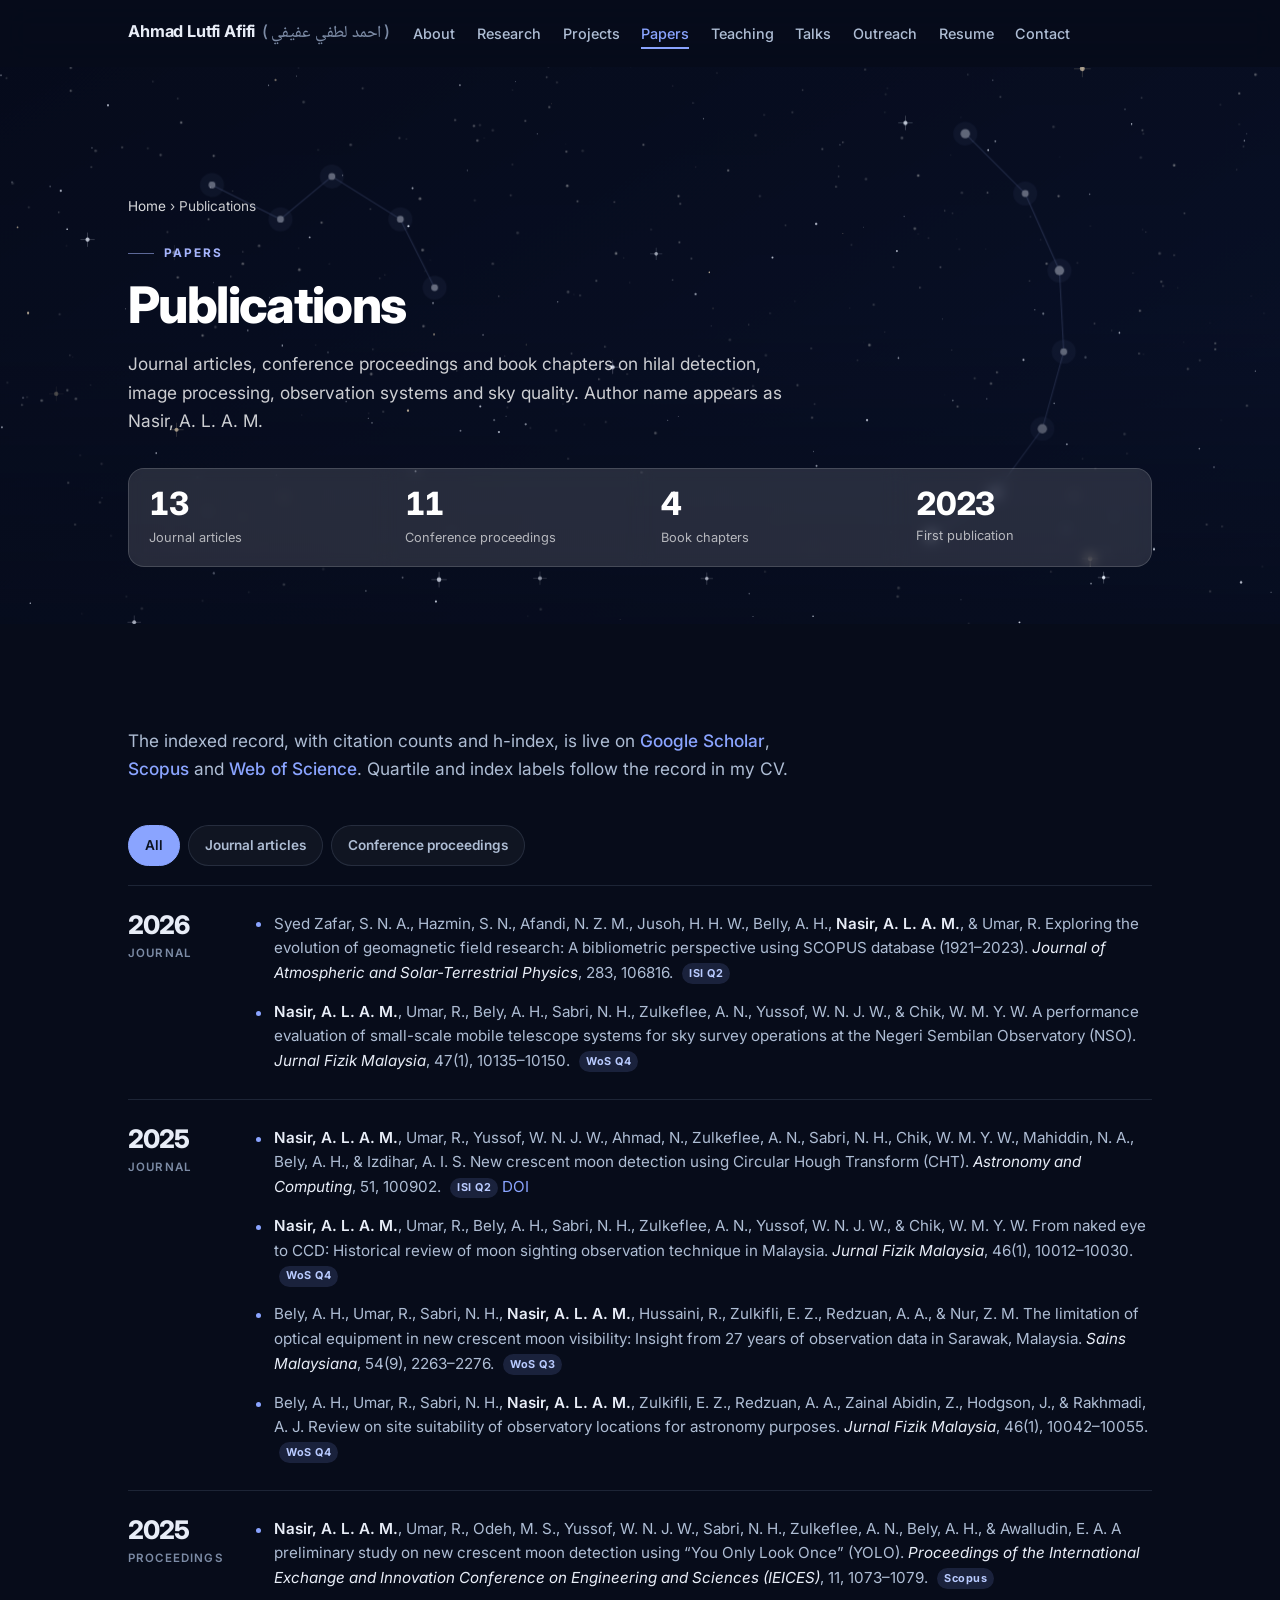
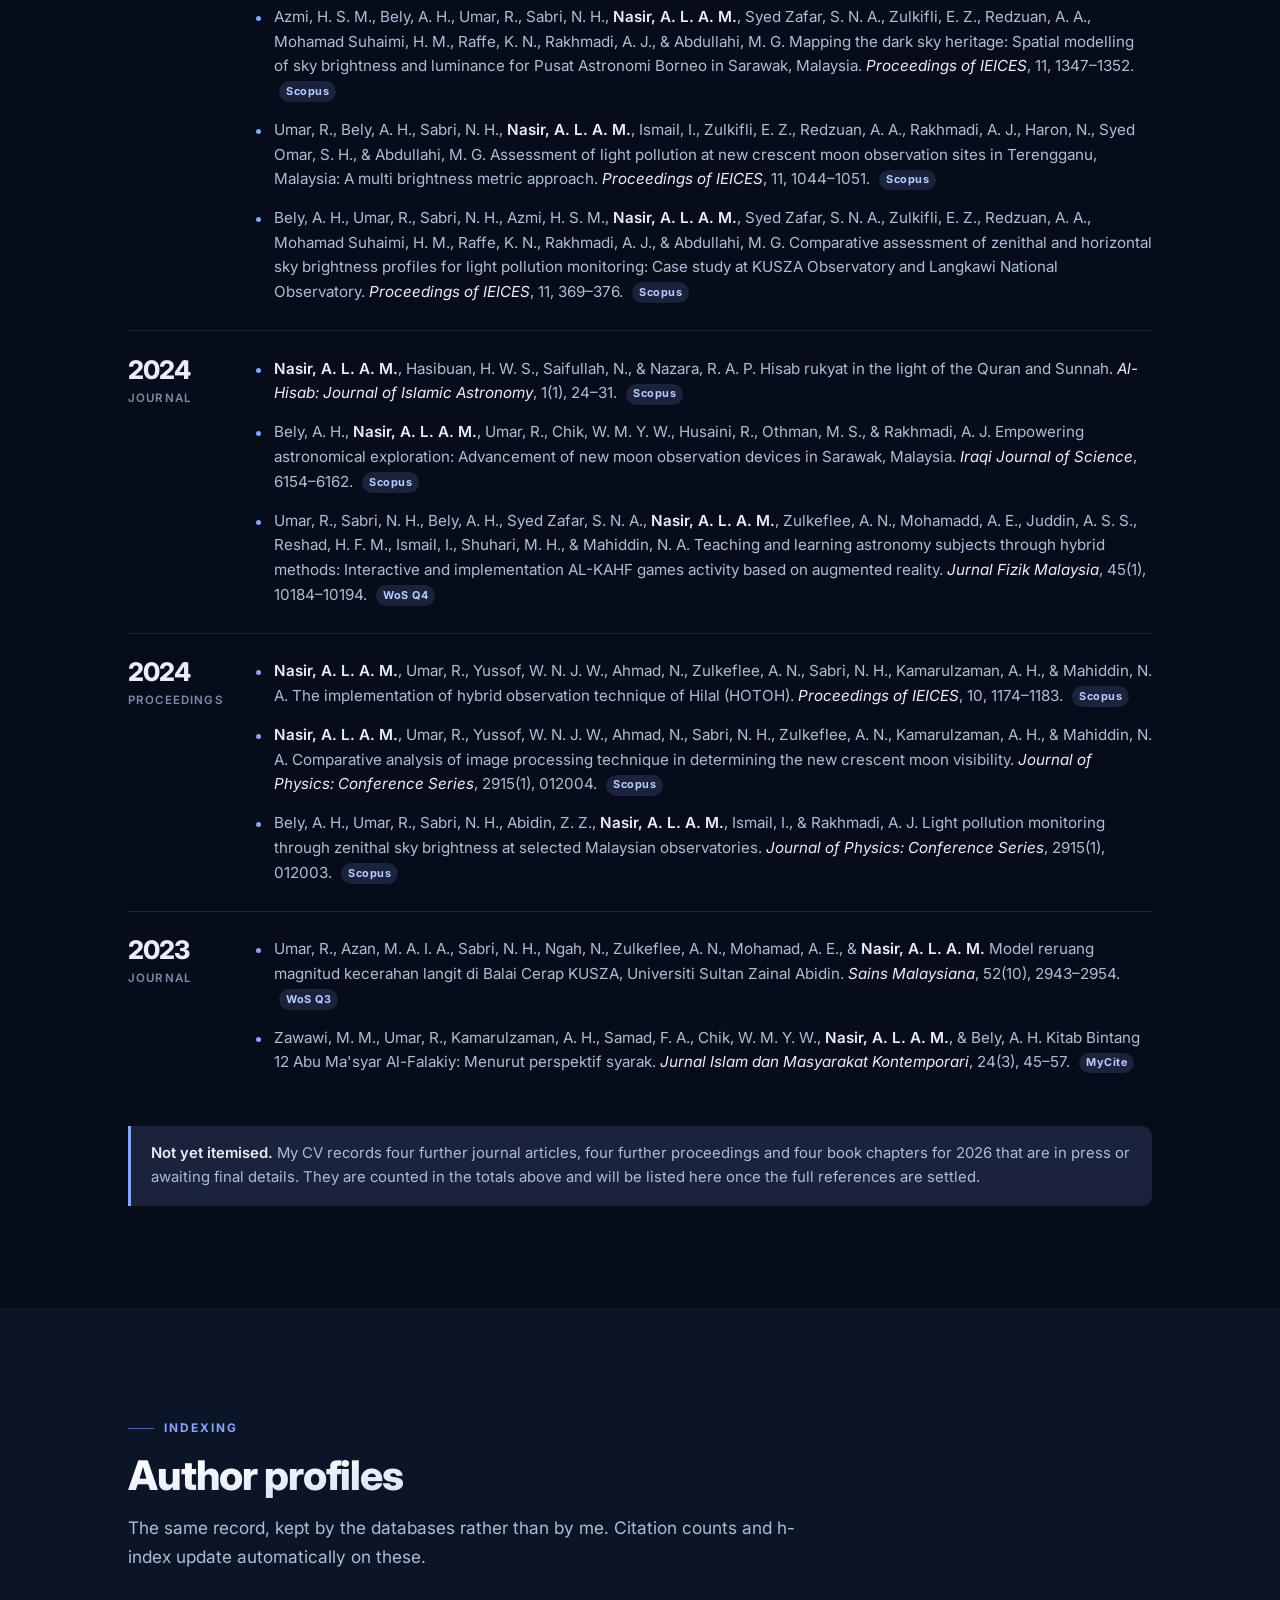
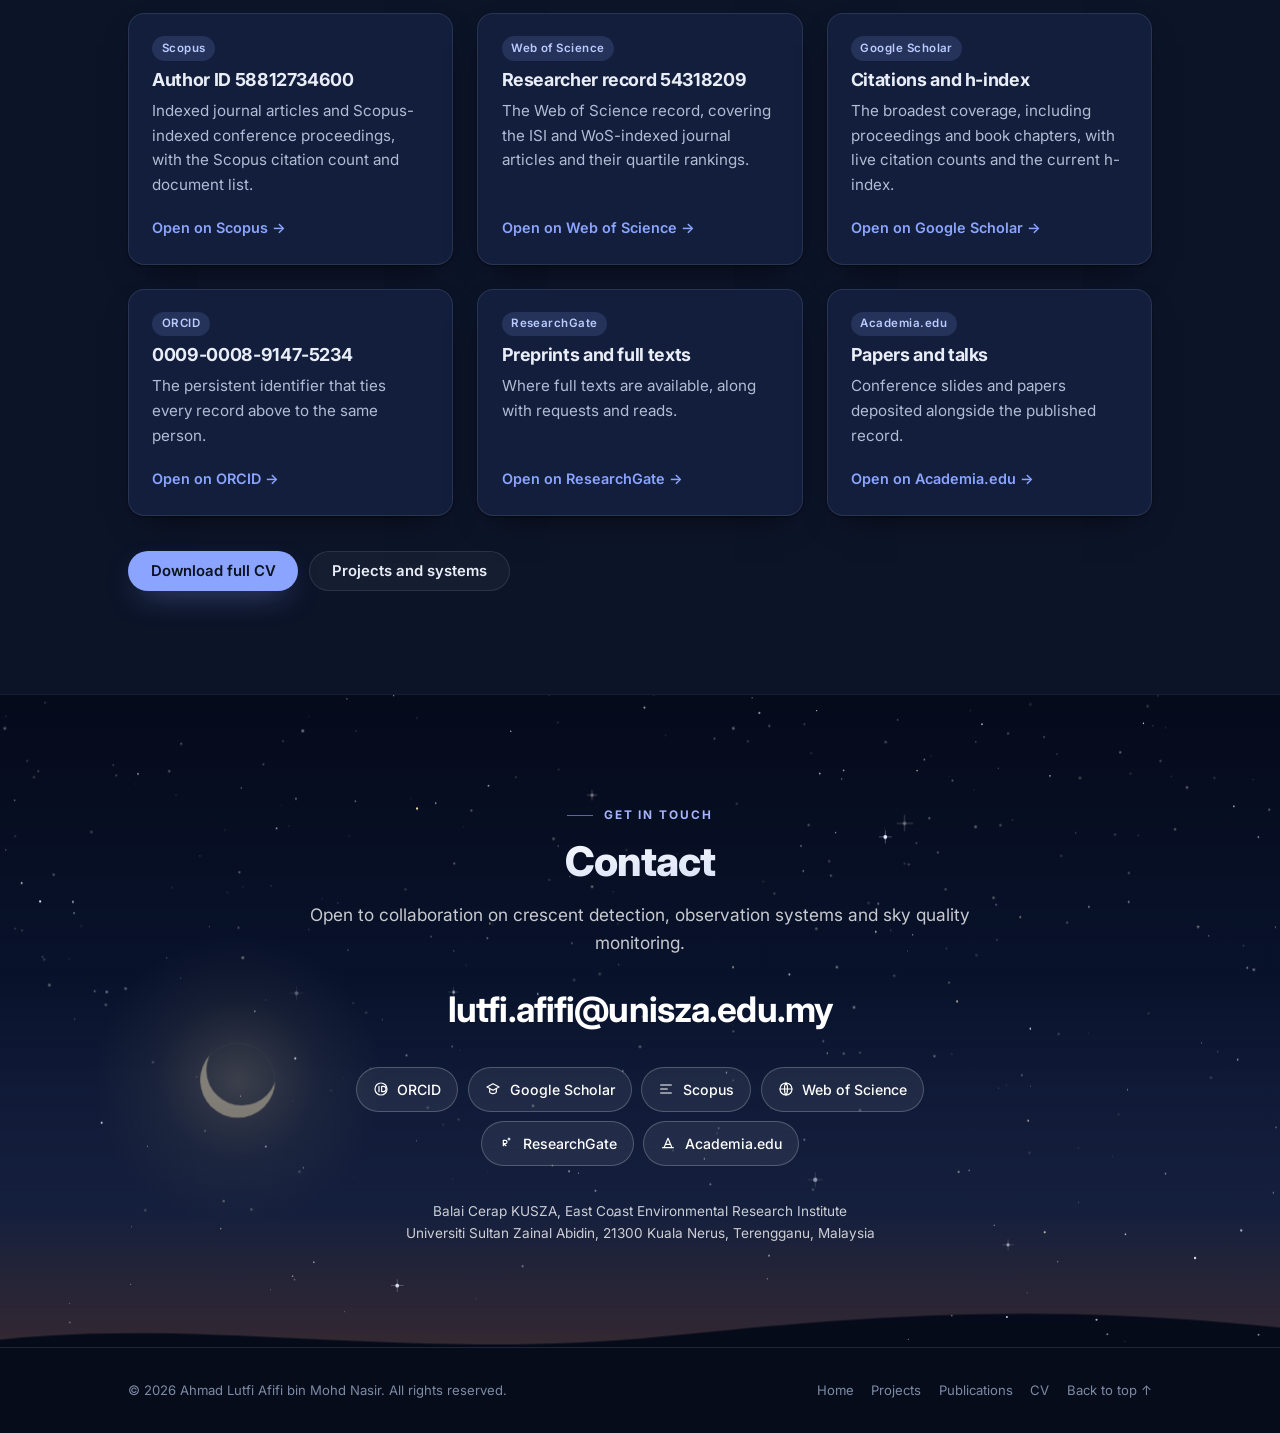
<file: publications.html>
<!DOCTYPE html>
<html lang="en">
<head>
<meta charset="utf-8">
<meta name="viewport" content="width=device-width, initial-scale=1">
<title>Publications | Ahmad Lutfi Afifi Mohd Nasir</title>
<meta name="description" content="Journal articles, conference proceedings and book chapters by Ahmad Lutfi Afifi bin Mohd Nasir on hilal detection, image processing, observation systems and sky quality.">
<meta name="author" content="Ahmad Lutfi Afifi bin Mohd Nasir">
<link rel="canonical" href="https://hotohhilal.com/publications.html">
<meta property="og:type" content="website">
<meta property="og:title" content="Publications | Ahmad Lutfi Afifi Mohd Nasir">
<meta property="og:description" content="Journal articles, conference proceedings and book chapters by Ahmad Lutfi Afifi bin Mohd Nasir on hilal detection, image processing, observation systems and sky quality.">
<meta property="og:url" content="https://hotohhilal.com/publications.html">
<meta property="og:image" content="https://hotohhilal.com/assets/portrait.webp">
<meta name="twitter:card" content="summary">
<meta name="theme-color" content="#070C1A">
<link rel="icon" href="assets/favicon.svg">
<link rel="preconnect" href="https://fonts.googleapis.com">
<link rel="preconnect" href="https://fonts.gstatic.com" crossorigin>
<link href="https://fonts.googleapis.com/css2?family=Inter:wght@400;500;600;700;800&family=Noto+Naskh+Arabic:wght@500&display=swap" rel="stylesheet">
<link rel="stylesheet" href="style.css">
<script src="script.js" defer></script>
</head>
<body>
<a class="skip" href="#main">Skip to content</a>

<header class="nav" id="top">
  <div class="nav-in">
    <a class="brand" href="index.html">Ahmad Lutfi Afifi <span class="brand-jawi">(<span class="jawi" lang="ms-Arab">احمد لطفي عفيفي</span>)</span></a>
    <button class="menu-btn" type="button" aria-expanded="false" aria-controls="menu">
      <svg viewBox="0 0 24 24" aria-hidden="true"><path d="M4 7h16M4 12h16M4 17h16"/></svg>Menu
    </button>
    <nav aria-label="Primary">
      <ul id="menu">
        <li><a href="index.html#about">About</a></li>
        <li><a href="index.html#research">Research</a></li>
        <li><a href="projects.html">Projects</a></li>
        <li><a href="publications.html" class="active">Papers</a></li>
        <li><a href="index.html#teaching">Teaching</a></li>
        <li><a href="index.html#talks">Talks</a></li>
        <li><a href="index.html#outreach">Outreach</a></li>
        <li><a href="index.html#resume">Resume</a></li>
        <li><a href="#contact">Contact</a></li>
      </ul>
    </nav>
  </div>
</header>

<main id="main">

<!-- ====================================================================== PAGE HEADER -->
<section class="page-hero band" aria-label="Publications">
  <div class="band-bg" style="background-image:url('assets/sky-constellation.svg')"></div>
  <div class="band-shade"></div>
  <div class="wrap">
    <p class="crumb"><a href="index.html">Home</a> &rsaquo; Publications</p>
    <p class="eyebrow">Papers</p>
    <h1>Publications</h1>
    <p class="lead">Journal articles, conference proceedings and book chapters on hilal detection, image
      processing, observation systems and sky quality. Author name appears as Nasir, A. L. A. M.</p>
    <div class="stats on-band">
      <div class="stat"><b>13</b><span>Journal articles</span></div>
      <div class="stat"><b>11</b><span>Conference proceedings</span></div>
      <div class="stat"><b>4</b><span>Book chapters</span></div>
      <div class="stat"><b>2023</b><span>First publication</span></div>
    </div>
  </div>
</section>

<!-- ====================================================================== LIST -->
<section id="list">
  <div class="wrap">
    <p class="lead">The indexed record, with citation counts and h-index, is live on
      <a href="https://scholar.google.com/citations?user=OkShL10AAAAJ&amp;hl=en" target="_blank" rel="noopener">Google Scholar</a>,
      <a href="https://www.scopus.com/authid/detail.uri?authorId=58812734600" target="_blank" rel="noopener">Scopus</a> and
      <a href="https://www.webofscience.com/wos/author/record/54318209" target="_blank" rel="noopener">Web of Science</a>.
      Quartile and index labels follow the record in my CV.</p>

    <div class="filter" role="group" aria-label="Filter publications">
      <button type="button" data-f="all" aria-pressed="true">All</button>
      <button type="button" data-f="journal" aria-pressed="false">Journal articles</button>
      <button type="button" data-f="proc" aria-pressed="false">Conference proceedings</button>
    </div>

    <div class="year" data-kind="journal">
      <div><b>2026</b><i>Journal</i></div>
      <ol>
        <li>Syed Zafar, S. N. A., Hazmin, S. N., Afandi, N. Z. M., Jusoh, H. H. W., Belly, A. H.,
          <strong>Nasir, A. L. A. M.</strong>, &amp; Umar, R. Exploring the evolution of geomagnetic
          field research: A bibliometric perspective using SCOPUS database (1921–2023).
          <i>Journal of Atmospheric and Solar-Terrestrial Physics</i>, 283, 106816.
          <span class="idx">ISI Q2</span></li>
        <li><strong>Nasir, A. L. A. M.</strong>, Umar, R., Bely, A. H., Sabri, N. H., Zulkeflee, A. N.,
          Yussof, W. N. J. W., &amp; Chik, W. M. Y. W. A performance evaluation of small-scale mobile
          telescope systems for sky survey operations at the Negeri Sembilan Observatory (NSO).
          <i>Jurnal Fizik Malaysia</i>, 47(1), 10135–10150. <span class="idx">WoS Q4</span></li>
      </ol>
    </div>

    <div class="year" data-kind="journal">
      <div><b>2025</b><i>Journal</i></div>
      <ol>
        <li><strong>Nasir, A. L. A. M.</strong>, Umar, R., Yussof, W. N. J. W., Ahmad, N.,
          Zulkeflee, A. N., Sabri, N. H., Chik, W. M. Y. W., Mahiddin, N. A., Bely, A. H., &amp;
          Izdihar, A. I. S. New crescent moon detection using Circular Hough Transform (CHT).
          <i>Astronomy and Computing</i>, 51, 100902. <span class="idx">ISI Q2</span>
          <a href="https://doi.org/10.1016/j.ascom.2024.100902" target="_blank" rel="noopener">DOI</a></li>
        <li><strong>Nasir, A. L. A. M.</strong>, Umar, R., Bely, A. H., Sabri, N. H., Zulkeflee, A. N.,
          Yussof, W. N. J. W., &amp; Chik, W. M. Y. W. From naked eye to CCD: Historical review of
          moon sighting observation technique in Malaysia. <i>Jurnal Fizik Malaysia</i>, 46(1),
          10012–10030. <span class="idx">WoS Q4</span></li>
        <li>Bely, A. H., Umar, R., Sabri, N. H., <strong>Nasir, A. L. A. M.</strong>, Hussaini, R.,
          Zulkifli, E. Z., Redzuan, A. A., &amp; Nur, Z. M. The limitation of optical equipment in new
          crescent moon visibility: Insight from 27 years of observation data in Sarawak, Malaysia.
          <i>Sains Malaysiana</i>, 54(9), 2263–2276. <span class="idx">WoS Q3</span></li>
        <li>Bely, A. H., Umar, R., Sabri, N. H., <strong>Nasir, A. L. A. M.</strong>, Zulkifli, E. Z.,
          Redzuan, A. A., Zainal Abidin, Z., Hodgson, J., &amp; Rakhmadi, A. J. Review on site
          suitability of observatory locations for astronomy purposes.
          <i>Jurnal Fizik Malaysia</i>, 46(1), 10042–10055. <span class="idx">WoS Q4</span></li>
      </ol>
    </div>

    <div class="year" data-kind="proc">
      <div><b>2025</b><i>Proceedings</i></div>
      <ol>
        <li><strong>Nasir, A. L. A. M.</strong>, Umar, R., Odeh, M. S., Yussof, W. N. J. W.,
          Sabri, N. H., Zulkeflee, A. N., Bely, A. H., &amp; Awalludin, E. A. A preliminary study on
          new crescent moon detection using “You Only Look Once” (YOLO).
          <i>Proceedings of the International Exchange and Innovation Conference on Engineering and
          Sciences (IEICES)</i>, 11, 1073–1079. <span class="idx">Scopus</span></li>
        <li>Azmi, H. S. M., Bely, A. H., Umar, R., Sabri, N. H., <strong>Nasir, A. L. A. M.</strong>,
          Syed Zafar, S. N. A., Zulkifli, E. Z., Redzuan, A. A., Mohamad Suhaimi, H. M., Raffe, K. N.,
          Rakhmadi, A. J., &amp; Abdullahi, M. G. Mapping the dark sky heritage: Spatial modelling of
          sky brightness and luminance for Pusat Astronomi Borneo in Sarawak, Malaysia.
          <i>Proceedings of IEICES</i>, 11, 1347–1352. <span class="idx">Scopus</span></li>
        <li>Umar, R., Bely, A. H., Sabri, N. H., <strong>Nasir, A. L. A. M.</strong>, Ismail, I.,
          Zulkifli, E. Z., Redzuan, A. A., Rakhmadi, A. J., Haron, N., Syed Omar, S. H., &amp;
          Abdullahi, M. G. Assessment of light pollution at new crescent moon observation sites in
          Terengganu, Malaysia: A multi brightness metric approach.
          <i>Proceedings of IEICES</i>, 11, 1044–1051. <span class="idx">Scopus</span></li>
        <li>Bely, A. H., Umar, R., Sabri, N. H., Azmi, H. S. M., <strong>Nasir, A. L. A. M.</strong>,
          Syed Zafar, S. N. A., Zulkifli, E. Z., Redzuan, A. A., Mohamad Suhaimi, H. M., Raffe, K. N.,
          Rakhmadi, A. J., &amp; Abdullahi, M. G. Comparative assessment of zenithal and horizontal sky
          brightness profiles for light pollution monitoring: Case study at KUSZA Observatory and
          Langkawi National Observatory. <i>Proceedings of IEICES</i>, 11, 369–376.
          <span class="idx">Scopus</span></li>
      </ol>
    </div>

    <div class="year" data-kind="journal">
      <div><b>2024</b><i>Journal</i></div>
      <ol>
        <li><strong>Nasir, A. L. A. M.</strong>, Hasibuan, H. W. S., Saifullah, N., &amp;
          Nazara, R. A. P. Hisab rukyat in the light of the Quran and Sunnah.
          <i>Al-Hisab: Journal of Islamic Astronomy</i>, 1(1), 24–31. <span class="idx">Scopus</span></li>
        <li>Bely, A. H., <strong>Nasir, A. L. A. M.</strong>, Umar, R., Chik, W. M. Y. W.,
          Husaini, R., Othman, M. S., &amp; Rakhmadi, A. J. Empowering astronomical exploration:
          Advancement of new moon observation devices in Sarawak, Malaysia.
          <i>Iraqi Journal of Science</i>, 6154–6162. <span class="idx">Scopus</span></li>
        <li>Umar, R., Sabri, N. H., Bely, A. H., Syed Zafar, S. N. A.,
          <strong>Nasir, A. L. A. M.</strong>, Zulkeflee, A. N., Mohamadd, A. E., Juddin, A. S. S.,
          Reshad, H. F. M., Ismail, I., Shuhari, M. H., &amp; Mahiddin, N. A. Teaching and learning
          astronomy subjects through hybrid methods: Interactive and implementation AL-KAHF games
          activity based on augmented reality. <i>Jurnal Fizik Malaysia</i>, 45(1), 10184–10194.
          <span class="idx">WoS Q4</span></li>
      </ol>
    </div>

    <div class="year" data-kind="proc">
      <div><b>2024</b><i>Proceedings</i></div>
      <ol>
        <li><strong>Nasir, A. L. A. M.</strong>, Umar, R., Yussof, W. N. J. W., Ahmad, N.,
          Zulkeflee, A. N., Sabri, N. H., Kamarulzaman, A. H., &amp; Mahiddin, N. A. The
          implementation of hybrid observation technique of Hilal (HOTOH).
          <i>Proceedings of IEICES</i>, 10, 1174–1183. <span class="idx">Scopus</span></li>
        <li><strong>Nasir, A. L. A. M.</strong>, Umar, R., Yussof, W. N. J. W., Ahmad, N.,
          Sabri, N. H., Zulkeflee, A. N., Kamarulzaman, A. H., &amp; Mahiddin, N. A. Comparative
          analysis of image processing technique in determining the new crescent moon visibility.
          <i>Journal of Physics: Conference Series</i>, 2915(1), 012004. <span class="idx">Scopus</span></li>
        <li>Bely, A. H., Umar, R., Sabri, N. H., Abidin, Z. Z., <strong>Nasir, A. L. A. M.</strong>,
          Ismail, I., &amp; Rakhmadi, A. J. Light pollution monitoring through zenithal sky brightness at
          selected Malaysian observatories. <i>Journal of Physics: Conference Series</i>, 2915(1), 012003.
          <span class="idx">Scopus</span></li>
      </ol>
    </div>

    <div class="year" data-kind="journal">
      <div><b>2023</b><i>Journal</i></div>
      <ol>
        <li>Umar, R., Azan, M. A. I. A., Sabri, N. H., Ngah, N., Zulkeflee, A. N., Mohamad, A. E.,
          &amp; <strong>Nasir, A. L. A. M.</strong> Model reruang magnitud kecerahan langit di
          Balai Cerap KUSZA, Universiti Sultan Zainal Abidin. <i>Sains Malaysiana</i>, 52(10),
          2943–2954. <span class="idx">WoS Q3</span></li>
        <li>Zawawi, M. M., Umar, R., Kamarulzaman, A. H., Samad, F. A., Chik, W. M. Y. W.,
          <strong>Nasir, A. L. A. M.</strong>, &amp; Bely, A. H. Kitab Bintang 12 Abu Ma'syar
          Al-Falakiy: Menurut perspektif syarak. <i>Jurnal Islam dan Masyarakat Kontemporari</i>,
          24(3), 45–57. <span class="idx">MyCite</span></li>
      </ol>
    </div>

    <div class="note-box">
      <p><b>Not yet itemised.</b> My CV records four further journal articles, four further proceedings
      and four book chapters for 2026 that are in press or awaiting final details. They are counted in
      the totals above and will be listed here once the full references are settled.</p>
    </div>
  </div>
</section>

<!-- ====================================================================== WHERE TO FIND -->
<section id="profiles" class="alt">
  <div class="wrap">
    <div class="head">
      <p class="eyebrow reveal">Indexing</p>
      <h2 class="reveal">Author profiles</h2>
      <p class="lead reveal d1">The same record, kept by the databases rather than by me. Citation counts and
        h-index update automatically on these.</p>
    </div>
    <div class="grid-3">
      <article class="card reveal">
        <div class="card-body">
          <div class="meta"><span class="chip">Scopus</span></div>
          <h3>Author ID 58812734600</h3>
          <p>Indexed journal articles and Scopus-indexed conference proceedings, with the Scopus citation
          count and document list.</p>
          <a class="more" href="https://www.scopus.com/authid/detail.uri?authorId=58812734600" target="_blank" rel="noopener">Open on Scopus &rarr;</a>
        </div>
      </article>
      <article class="card reveal d1">
        <div class="card-body">
          <div class="meta"><span class="chip">Web of Science</span></div>
          <h3>Researcher record 54318209</h3>
          <p>The Web of Science record, covering the ISI and WoS-indexed journal articles and their
          quartile rankings.</p>
          <a class="more" href="https://www.webofscience.com/wos/author/record/54318209" target="_blank" rel="noopener">Open on Web of Science &rarr;</a>
        </div>
      </article>
      <article class="card reveal d2">
        <div class="card-body">
          <div class="meta"><span class="chip">Google Scholar</span></div>
          <h3>Citations and h-index</h3>
          <p>The broadest coverage, including proceedings and book chapters, with live citation counts
          and the current h-index.</p>
          <a class="more" href="https://scholar.google.com/citations?user=OkShL10AAAAJ&amp;hl=en" target="_blank" rel="noopener">Open on Google Scholar &rarr;</a>
        </div>
      </article>
      <article class="card reveal">
        <div class="card-body">
          <div class="meta"><span class="chip">ORCID</span></div>
          <h3>0009-0008-9147-5234</h3>
          <p>The persistent identifier that ties every record above to the same person.</p>
          <a class="more" href="https://orcid.org/0009-0008-9147-5234" target="_blank" rel="noopener">Open on ORCID &rarr;</a>
        </div>
      </article>
      <article class="card reveal d1">
        <div class="card-body">
          <div class="meta"><span class="chip">ResearchGate</span></div>
          <h3>Preprints and full texts</h3>
          <p>Where full texts are available, along with requests and reads.</p>
          <a class="more" href="https://www.researchgate.net/profile/Ahmad-Lutfi-Afifi-Mohd-Nasir" target="_blank" rel="noopener">Open on ResearchGate &rarr;</a>
        </div>
      </article>
      <article class="card reveal d2">
        <div class="card-body">
          <div class="meta"><span class="chip">Academia.edu</span></div>
          <h3>Papers and talks</h3>
          <p>Conference slides and papers deposited alongside the published record.</p>
          <a class="more" href="https://unisze.academia.edu/AhmadLutfiAfifiMohdNasir" target="_blank" rel="noopener">Open on Academia.edu &rarr;</a>
        </div>
      </article>
    </div>
    <div class="cta-row reveal">
      <a class="btn btn-primary" href="Ahmad_Lutfi_Afifi_CV.pdf" target="_blank" rel="noopener">Download full CV</a>
      <a class="btn btn-outline" href="projects.html">Projects and systems</a>
    </div>
  </div>
</section>

<!-- ====================================================================== CONTACT -->
<section id="contact" class="band contact-band">
  <div class="band-bg" style="background-image:url('assets/sky-contact.svg')"></div>
  <div class="band-shade shade-contact"></div>
  <div class="wrap contact-in">
    <p class="eyebrow reveal">Get in touch</p>
    <h2 class="reveal">Contact</h2>
    <p class="lead reveal d1" style="margin:0 auto 1rem">Open to collaboration on crescent detection, observation systems and
      sky quality monitoring.</p>
    <a class="mail reveal d1" href="mailto:lutfi.afifi@unisza.edu.my">lutfi.afifi@unisza.edu.my</a>
    <div class="links reveal d2">
      <a href="https://orcid.org/0009-0008-9147-5234" target="_blank" rel="noopener"><svg viewBox="0 0 24 24" aria-hidden="true"><circle cx="12" cy="12" r="9"/><path d="M9 8v8M13 8h2.5a4 4 0 0 1 0 8H13z"/></svg>ORCID</a>
      <a href="https://scholar.google.com/citations?user=OkShL10AAAAJ&amp;hl=en" target="_blank" rel="noopener"><svg viewBox="0 0 24 24" aria-hidden="true"><path d="M3 9l9-5 9 5-9 5z"/><path d="M7 11.5V16c0 1.5 2.5 3 5 3s5-1.5 5-3v-4.5"/></svg>Google Scholar</a>
      <a href="https://www.scopus.com/authid/detail.uri?authorId=58812734600" target="_blank" rel="noopener"><svg viewBox="0 0 24 24" aria-hidden="true"><path d="M4 6h16M4 12h10M4 18h16"/></svg>Scopus</a>
      <a href="https://www.webofscience.com/wos/author/record/54318209" target="_blank" rel="noopener"><svg viewBox="0 0 24 24" aria-hidden="true"><circle cx="12" cy="12" r="9"/><path d="M3 12h18M12 3c3 3 3 15 0 18M12 3c-3 3-3 15 0 18"/></svg>Web of Science</a>
      <a href="https://www.researchgate.net/profile/Ahmad-Lutfi-Afifi-Mohd-Nasir" target="_blank" rel="noopener"><svg viewBox="0 0 24 24" aria-hidden="true"><path d="M8 16V8h3a2.5 2.5 0 0 1 0 5H8l4 3"/><path d="M15 6h3M16.5 4.5v3"/></svg>ResearchGate</a>
      <a href="https://unisze.academia.edu/AhmadLutfiAfifiMohdNasir" target="_blank" rel="noopener"><svg viewBox="0 0 24 24" aria-hidden="true"><path d="M4 19h16M6 19l6-14 6 14M8.5 14h7"/></svg>Academia.edu</a>
    </div>
    <p class="addr reveal d3">Balai Cerap KUSZA, East Coast Environmental Research Institute<br>
      Universiti Sultan Zainal Abidin, 21300 Kuala Nerus, Terengganu, Malaysia</p>
  </div>
</section>

</main>

<footer>
  <div class="wrap">
    <span>&copy; <span id="yr">2026</span> Ahmad Lutfi Afifi bin Mohd Nasir. All rights reserved.</span>
    <nav aria-label="Footer">
      <a href="index.html">Home</a>
      <a href="projects.html">Projects</a>
      <a href="publications.html">Publications</a>
      <a href="Ahmad_Lutfi_Afifi_CV.pdf" target="_blank" rel="noopener">CV</a>
      <a href="#top">Back to top &uarr;</a>
    </nav>
  </div>
</footer>
</body>
</html>
</file>
<file: style.css>
/* ==========================================================================
   hotohhilal.com shared stylesheet
   Every page links to this one file. Change a value here and all pages follow.

   Contents
     1. Design tokens          6. Cards and grids
     2. Base elements          7. Papers and publication lists
     3. Navigation             8. Lists, timelines, tables
     4. Sections and bands     9. Projects
     5. Buttons and chips     10. Contact and footer
   ========================================================================== */

/* ==========================================================================
   1. Design tokens
   ========================================================================== */
:root{
  /* Surfaces, darkest to lightest */
  --bg:#070C1A;            /* page */
  --bg-alt:#0C1428;        /* alternating sections */
  --surface:#131E3C;       /* cards, tables, sidebars */
  --band:#060B1A;          /* fallback behind a sky scene */

  /* Text */
  --ink:#E8EDF7;           /* headings and emphasis */
  --ink-2:#AEBDD4;         /* body copy */
  --muted:#7C8BA5;         /* meta and captions */

  /* Hairlines */
  --line:rgba(160,180,215,.15);
  --line-2:rgba(160,180,215,.08);

  /* Accent: lifted periwinkle, tuned for navy */
  --accent:#8AA4FF;        /* links, eyebrow labels */
  --accent-2:#AFC2FF;      /* hover */
  --accent-btn:#8AA4FF;    /* filled buttons: bright fill, dark label */
  --on-accent:#0B1220;     /* label colour on an accent fill */
  --accent-soft:rgba(138,164,255,.15);
  --accent-ink:#B9CBFF;    /* chip text */
  --accent-band:#A5B4FC;   /* eyebrow on a sky band */
  --gold:#E9C46A;

  --radius:16px; --radius-sm:10px;
  --maxw:1120px; --gut:clamp(1.25rem,5vw,3rem);
  --font:'Inter',system-ui,-apple-system,'Segoe UI',Roboto,Helvetica,Arial,sans-serif;
  --arabic:'Noto Naskh Arabic','Amiri','Scheherazade New',serif;
  --shadow:0 1px 2px rgba(0,0,0,.45),0 14px 34px -18px rgba(0,0,0,.8);
  --shadow-hover:0 1px 2px rgba(0,0,0,.45),0 28px 54px -22px rgba(0,0,0,.9);
}

/* ==========================================================================
   2. Base elements
   ========================================================================== */
*,*::before,*::after{box-sizing:border-box}
html{scroll-behavior:smooth;scroll-padding-top:76px;-webkit-text-size-adjust:100%;color-scheme:dark}
body{
  margin:0;background:var(--bg);color:var(--ink);font-family:var(--font);
  font-size:16px;line-height:1.65;-webkit-font-smoothing:antialiased;text-rendering:optimizeLegibility;
}
h1,h2,h3,h4{margin:0;line-height:1.15;font-weight:700;letter-spacing:-.02em}
p{margin:0 0 1rem}
a{color:var(--accent);text-decoration:none}
a:hover{color:var(--accent-2);text-decoration:underline;text-underline-offset:3px}
img{max-width:100%;height:auto;display:block}
ul,ol{margin:0;padding:0;list-style:none}
:focus-visible{outline:3px solid var(--accent);outline-offset:3px;border-radius:4px}
.skip{position:absolute;left:1rem;top:-4rem;background:var(--accent-btn);color:var(--on-accent);font-weight:600;padding:.6rem 1rem;border-radius:8px;z-index:100}
.skip:focus{top:1rem}
.wrap{max-width:var(--maxw);margin:0 auto;padding:0 var(--gut)}
.jawi{font-family:var(--arabic);font-weight:500;direction:rtl;unicode-bidi:isolate}
::selection{background:rgba(138,164,255,.28);color:#fff}

/* ==========================================================================
   3. Navigation
   ========================================================================== */
.nav{
  position:sticky;top:0;z-index:50;
  background:rgba(7,12,26,.78);backdrop-filter:blur(16px) saturate(140%);-webkit-backdrop-filter:blur(14px);
  border-bottom:1px solid transparent;transition:border-color .25s,box-shadow .25s;
}
.nav.scrolled{border-color:var(--line);box-shadow:0 10px 30px -18px rgba(0,0,0,.8)}
.nav-in{max-width:var(--maxw);margin:0 auto;padding:0 var(--gut);height:66px;display:flex;align-items:center;gap:1.5rem}
.brand{font-weight:700;font-size:1.02rem;color:var(--ink);white-space:nowrap;letter-spacing:-.01em;display:inline-flex;align-items:baseline;gap:.45rem}
.brand:hover{text-decoration:none;color:var(--accent)}
.brand-jawi{color:var(--muted);font-weight:500}
.brand .jawi{font-size:1.05rem;color:var(--muted);font-weight:500;padding:0 .15rem}
.nav ul{margin-left:auto;display:flex;gap:1.35rem}
.nav ul a{font-size:.9rem;font-weight:500;color:var(--ink-2);padding:.35rem 0;border-bottom:2px solid transparent;white-space:nowrap}
.nav ul a:hover{color:var(--accent);text-decoration:none}
.nav ul a.active{color:var(--accent);border-bottom-color:var(--accent)}
.menu-btn{display:none;margin-left:auto;background:none;border:1px solid var(--line);border-radius:10px;padding:.5rem .7rem;font:inherit;font-size:.85rem;font-weight:600;color:var(--ink);cursor:pointer;align-items:center;gap:.5rem}
.menu-btn svg{width:18px;height:18px;stroke:currentColor;fill:none;stroke-width:2;stroke-linecap:round}
@media (max-width:920px){
  .menu-btn{display:inline-flex}
  .nav ul{position:absolute;left:0;right:0;top:66px;flex-direction:column;gap:0;background:var(--bg-alt);border-bottom:1px solid var(--line);
    padding:.5rem var(--gut) 1rem;box-shadow:0 24px 44px -24px rgba(0,0,0,.9);display:none}
  .nav.open ul{display:flex}
  .nav ul a{display:block;padding:.75rem 0;border-bottom:1px solid var(--line-2);font-size:1rem}
  .nav ul a.active{border-bottom-color:var(--line-2)}
  .brand-jawi{display:none}
}

/* ==========================================================================
   4. Sections and bands
   ========================================================================== */
section{padding:clamp(4rem,8vw,6.5rem) 0;position:relative}
section.alt{background:var(--bg-alt)}
.eyebrow{font-size:.74rem;font-weight:700;letter-spacing:.16em;text-transform:uppercase;color:var(--accent);margin:0 0 .8rem}
h2{font-size:clamp(1.9rem,3.6vw,2.55rem);font-weight:800;letter-spacing:-.028em;margin-bottom:1rem}
h3{font-size:1.1rem}
.lead{font-size:1.08rem;color:var(--ink-2);max-width:64ch;margin:0 0 2.6rem}
.lead a{font-weight:500}
.head{max-width:72ch}
.prose{max-width:70ch}
.prose p{font-size:1.06rem;line-height:1.78;color:var(--ink-2)}
.prose p:last-child{margin-bottom:0}
.prose strong{color:var(--ink);font-weight:600}

/* Bands: full-bleed image sections. To use a photo instead of the drawn scene,
   replace the background-image url on the .band-bg element of that section. */
.band{background:var(--band);color:#fff;overflow:hidden;isolation:isolate}
.band-bg{position:absolute;inset:0;z-index:-2;background-size:cover;background-position:center;background-repeat:no-repeat}
.band-shade{position:absolute;inset:0;z-index:-1;background:linear-gradient(180deg,rgba(6,11,26,.66),rgba(6,11,26,.60) 55%,rgba(6,11,26,.74))}
.band .eyebrow{color:var(--accent-band)}
.band .lead,.band p{color:rgba(255,255,255,.78)}
.band a{color:#fff}
.band a:hover{color:#fff}
.band h3{color:#fff}

/* Reveal on scroll */
.reveal{opacity:0;transform:translateY(18px);transition:opacity .7s cubic-bezier(.2,.65,.2,1),transform .7s cubic-bezier(.2,.65,.2,1)}
.reveal.in{opacity:1;transform:none}
.reveal.d1{transition-delay:.08s}.reveal.d2{transition-delay:.16s}.reveal.d3{transition-delay:.24s}
@media (prefers-reduced-motion:reduce){
  html{scroll-behavior:auto}
  .reveal{opacity:1;transform:none;transition:none}
  .card,.btn{transition:none}
}

/* ==========================================================================
   5. Buttons and chips
   ========================================================================== */
.btn{display:inline-flex;align-items:center;justify-content:center;gap:.5rem;padding:.74rem 1.35rem;border-radius:999px;
  font-weight:600;font-size:.93rem;line-height:1;border:1.5px solid transparent;cursor:pointer;
  transition:background .2s,border-color .2s,color .2s,transform .2s,box-shadow .2s;white-space:nowrap}
.btn:hover{text-decoration:none;transform:translateY(-1px)}
.btn-primary{background:var(--accent-btn);color:var(--on-accent);box-shadow:0 12px 30px -12px rgba(138,164,255,.5)}
.btn-primary:hover{background:var(--accent-2);color:var(--on-accent);box-shadow:0 14px 34px -12px rgba(138,164,255,.65)}
.btn-ghost{border-color:rgba(255,255,255,.55);color:#fff;background:rgba(255,255,255,.06)}
.btn-ghost:hover{background:rgba(255,255,255,.14);border-color:#fff;color:#fff}
.btn-outline{border-color:var(--line);color:var(--ink);background:rgba(255,255,255,.04)}
.btn-outline:hover{border-color:var(--accent);color:var(--accent-2);background:rgba(138,164,255,.10)}
.btn-sm{padding:.55rem 1rem;font-size:.85rem}
.chip{display:inline-block;font-size:.72rem;font-weight:600;letter-spacing:.04em;padding:.22rem .6rem;border-radius:999px;
  background:var(--accent-soft);color:var(--accent-ink);white-space:nowrap;line-height:1.5}
.chip.gold{background:rgba(233,196,106,.16);color:#F0D493}
.chip.grey{background:rgba(160,180,215,.12);color:var(--ink-2)}
.chip.green{background:rgba(74,222,150,.14);color:#7FE3B0}
.band .chip{background:rgba(255,255,255,.14);color:#fff}
.band .chip.gold{background:rgba(233,196,106,.22);color:#F6DFA3}

/* ==========================================================================
   Hero and page headers
   ========================================================================== */
.hero{min-height:min(92vh,880px);display:flex;align-items:center;padding:clamp(5rem,10vw,7.5rem) 0 clamp(4rem,8vw,6rem)}
.hero .band-shade{background:linear-gradient(100deg,rgba(6,11,26,.82) 0%,rgba(6,11,26,.62) 42%,rgba(6,11,26,.18) 100%),
  linear-gradient(180deg,rgba(6,11,26,.28),rgba(6,11,26,0) 30%,rgba(6,11,26,.30) 100%)}
/* Shade variants, applied on the .band-shade element itself so they work on any page */
.shade-soft{background:linear-gradient(180deg,rgba(6,11,26,.42),rgba(6,11,26,.5))}
.shade-contact{background:linear-gradient(180deg,rgba(6,11,26,.55),rgba(6,11,26,.5) 60%,rgba(6,11,26,.66))}
.contact-band{border-top:1px solid rgba(255,255,255,.08)}
.hero-in{display:grid;grid-template-columns:auto minmax(0,1fr);gap:clamp(2rem,5vw,4rem);align-items:center;width:100%}
.portrait{width:clamp(180px,22vw,250px);aspect-ratio:1;border-radius:50%;overflow:hidden;background:#101C3F;
  box-shadow:0 0 0 4px rgba(174,192,240,.55),0 0 0 5px rgba(138,164,255,.18),
    0 0 60px -10px rgba(138,164,255,.35),0 34px 70px -24px rgba(0,0,0,.85)}
.portrait img{width:100%;height:100%;object-fit:cover}
.hero h1{font-size:clamp(2.2rem,5.4vw,3.9rem);font-weight:800;letter-spacing:-.035em;color:#fff;max-width:16ch;text-wrap:balance}
.thesis{font-size:clamp(1.12rem,2vw,1.42rem);font-weight:500;line-height:1.45;color:rgba(255,255,255,.94);max-width:36ch;margin:1.2rem 0 0;text-wrap:balance}
.role{font-size:1rem;color:rgba(255,255,255,.74);max-width:52ch;margin:1.1rem 0 0}
.acts{display:flex;flex-wrap:wrap;gap:.7rem;margin-top:2rem}
.scroll-cue{position:absolute;left:50%;bottom:1.4rem;transform:translateX(-50%);color:rgba(255,255,255,.55);font-size:.72rem;letter-spacing:.14em;text-transform:uppercase;display:flex;flex-direction:column;align-items:center;gap:.35rem}
.scroll-cue svg{width:16px;height:16px;stroke:currentColor;fill:none;stroke-width:2;stroke-linecap:round;stroke-linejoin:round;animation:bob 1.8s ease-in-out infinite}
@keyframes bob{0%,100%{transform:translateY(0)}50%{transform:translateY(5px)}}
@media (prefers-reduced-motion:reduce){.scroll-cue svg{animation:none}}
@media (max-width:760px){
  .hero-in{grid-template-columns:1fr;text-align:center;justify-items:center}
  .hero h1,.thesis,.role{max-width:none}
  .acts{justify-content:center}
  .hero .band-shade{background:linear-gradient(180deg,rgba(6,11,26,.72),rgba(6,11,26,.66) 60%,rgba(6,11,26,.8))}
  .scroll-cue{display:none}
}

/* Compact header band for subpages (publications, projects) */
.page-hero{min-height:min(54vh,470px);display:flex;align-items:flex-end;
  padding:clamp(5.5rem,11vw,8rem) 0 clamp(2.5rem,5vw,3.6rem)}
.page-hero .wrap{width:100%}
.page-hero .band-shade{background:linear-gradient(180deg,rgba(6,11,26,.60),rgba(6,11,26,.56) 45%,rgba(6,11,26,.82))}
.page-hero h1{font-size:clamp(2rem,4.6vw,3.15rem);font-weight:800;letter-spacing:-.032em;color:#fff;text-wrap:balance}
.page-hero .lead{color:rgba(255,255,255,.80);margin:1rem 0 0;max-width:62ch}
.crumb{font-size:.85rem;color:rgba(255,255,255,.58);margin:0 0 1.1rem}
.crumb a{color:rgba(255,255,255,.85)}
.crumb a:hover{color:#fff}

/* ==========================================================================
   About
   ========================================================================== */
.about-grid{display:grid;grid-template-columns:minmax(0,1.6fr) minmax(260px,.9fr);gap:clamp(2rem,6vw,5rem);align-items:start}
.stats{display:grid;grid-template-columns:1fr 1fr;gap:1px;background:var(--line);border:1px solid var(--line);border-radius:var(--radius);overflow:hidden}
.stat{background:var(--surface);padding:1.2rem 1.25rem}
.stat b{display:block;font-size:2rem;font-weight:800;letter-spacing:-.04em;line-height:1;color:var(--ink)}
.stat span{display:block;font-size:.8rem;color:var(--muted);margin-top:.45rem;line-height:1.35}
.stat-note{font-size:.8rem;color:var(--muted);margin:.9rem 0 0}
.keywords{display:flex;flex-wrap:wrap;gap:.45rem;margin-top:.9rem}
.keywords span{font-size:.78rem;font-weight:500;color:var(--ink-2);background:rgba(255,255,255,.04);border:1px solid var(--line);border-radius:999px;padding:.28rem .7rem}
@media (max-width:900px){.about-grid{grid-template-columns:1fr}.stats{grid-template-columns:repeat(3,1fr)}}
@media (max-width:540px){.stats{grid-template-columns:1fr 1fr}}
/* Stat strip sitting on a dark band */
.stats.on-band{background:rgba(255,255,255,.13);border-color:rgba(255,255,255,.15);grid-template-columns:repeat(4,1fr);margin-top:2rem}
.stats.on-band .stat{background:transparent;backdrop-filter:blur(6px);-webkit-backdrop-filter:blur(6px)}
.stats.on-band .stat b{color:#fff}
.stats.on-band .stat span{color:rgba(255,255,255,.66)}
@media (max-width:640px){.stats.on-band{grid-template-columns:1fr 1fr}}

/* ==========================================================================
   6. Cards and grids
   ========================================================================== */
.card{background:var(--surface);border:1px solid var(--line);border-radius:var(--radius);box-shadow:var(--shadow);overflow:hidden;
  transition:transform .28s cubic-bezier(.2,.65,.2,1),box-shadow .28s;display:flex;flex-direction:column}
.card:hover{transform:translateY(-4px);box-shadow:var(--shadow-hover)}
.card-body{padding:1.4rem 1.45rem 1.5rem;display:flex;flex-direction:column;gap:.55rem;flex:1}
.card-body p{font-size:.95rem;color:var(--ink-2);margin:0;line-height:1.62}
.card-body h3{font-size:1.12rem}
.card-body .more{margin-top:auto;padding-top:.6rem;font-size:.9rem;font-weight:600}
.card-img{aspect-ratio:16/9;width:100%;object-fit:cover;background:#081324;border-bottom:1px solid var(--line-2)}
.band .card{background:rgba(255,255,255,.07);border-color:rgba(255,255,255,.14);backdrop-filter:blur(8px);-webkit-backdrop-filter:blur(8px);box-shadow:none}
.band .card:hover{background:rgba(255,255,255,.11)}
.band .card-body p{color:rgba(255,255,255,.76)}
.grid-2{display:grid;grid-template-columns:repeat(2,minmax(0,1fr));gap:1.5rem}
.grid-3{display:grid;grid-template-columns:repeat(3,minmax(0,1fr));gap:1.5rem}
@media (max-width:980px){.grid-3{grid-template-columns:repeat(2,minmax(0,1fr))}}
@media (max-width:640px){.grid-2,.grid-3{grid-template-columns:1fr}}
.meta{font-size:.8rem;color:var(--muted);display:flex;flex-wrap:wrap;gap:.45rem .6rem;align-items:center}
.band .meta{color:rgba(255,255,255,.62)}
.mono{font-family:ui-monospace,SFMono-Regular,Menlo,Consolas,monospace;font-size:.78rem;letter-spacing:.01em}

/* Systems */
.sys-list{border:1px solid var(--line);border-radius:var(--radius);overflow:hidden;margin-top:1.2rem;background:var(--surface);box-shadow:var(--shadow)}
.sys-list div{display:grid;grid-template-columns:minmax(200px,.9fr) minmax(0,1.7fr) auto;gap:.5rem 1.5rem;align-items:baseline;padding:.95rem 1.25rem;border-top:1px solid var(--line-2)}
.sys-list div:first-child{border-top:0}
.sys-list b{font-weight:600;font-size:.96rem}
.sys-list span{font-size:.88rem;color:var(--muted);line-height:1.5}
.sys-list .mono{color:var(--accent-ink);white-space:nowrap}
@media (max-width:760px){.sys-list div{grid-template-columns:1fr;gap:.2rem}.sys-list .mono{white-space:normal}}
.subhead{font-size:.8rem;font-weight:700;letter-spacing:.12em;text-transform:uppercase;color:var(--muted);margin:2.6rem 0 0}

/* ==========================================================================
   7. Papers and publication lists
   ========================================================================== */
.feature{display:grid;grid-template-columns:minmax(220px,300px) minmax(0,1fr);gap:clamp(1.5rem,4vw,3.5rem);align-items:start;
  background:var(--surface);border:1px solid var(--line);border-radius:var(--radius);padding:clamp(1.4rem,3vw,2.4rem);box-shadow:var(--shadow)}
.paper-page{margin:0;aspect-ratio:210/297;background:#FDFDFE;border:1px solid rgba(0,0,0,.12);border-radius:6px;
  box-shadow:0 26px 50px -18px rgba(0,0,0,.85),0 2px 6px rgba(0,0,0,.4);
  padding:7% 8%;transform:rotate(-1.5deg);position:relative;overflow:hidden;color:#0B1220}
.paper-page .pj{font-size:.5rem;color:#64748B;display:flex;justify-content:space-between;border-bottom:1px solid #E2E7EF;padding-bottom:.4em;margin-bottom:1.2em;letter-spacing:.02em}
.paper-page .pt{font-size:.78rem;font-weight:700;line-height:1.25;letter-spacing:-.01em;margin:0 0 .7em}
.paper-page .pa{font-size:.52rem;color:#334155;line-height:1.45;margin:0 0 .5em}
.paper-page .pf{font-size:.48rem;color:#64748B;line-height:1.4;margin:0 0 1.2em}
.paper-page .ph{font-size:.55rem;font-weight:700;margin:0 0 .5em}
.paper-page .ln{height:.32rem;background:#E9EDF3;border-radius:2px;margin:0 0 .3rem}
.paper-page .ln.s{width:62%}
.paper-page .cols{display:grid;grid-template-columns:1fr 1fr;gap:.6rem;margin-top:.5rem}
.paper-page .badge{position:absolute;right:8%;bottom:6%;font-size:.42rem;font-weight:700;letter-spacing:.08em;color:#3B5BDB;border:1px solid #3B5BDB;border-radius:999px;padding:.15em .6em}
.feature h3{font-size:1.45rem;letter-spacing:-.025em;margin:.5rem 0 .6rem}
.feature .note{font-size:1rem;color:var(--ink-2);line-height:1.7}
.feature .note p{margin:0 0 .9rem}
.feature .acts{margin-top:1.2rem}
@media (max-width:760px){.feature{grid-template-columns:1fr}.paper-page{max-width:260px;margin:0 auto}}

.filter{display:flex;gap:.5rem;flex-wrap:wrap;margin:0 0 1.2rem}
.filter button{font:inherit;font-size:.85rem;font-weight:600;padding:.5rem 1rem;border-radius:999px;border:1px solid var(--line);background:rgba(255,255,255,.04);color:var(--ink-2);cursor:pointer;transition:all .2s}
.filter button:hover{border-color:var(--accent);color:var(--accent-2)}
.filter button[aria-pressed="true"]{background:var(--accent-btn);border-color:var(--accent-btn);color:var(--on-accent)}
.year{display:grid;grid-template-columns:6.5rem minmax(0,1fr);gap:1.5rem;padding:1.6rem 0;border-top:1px solid var(--line)}
.year.hidden{display:none}
.year > div:first-child{position:sticky;top:84px;align-self:start}
.year > div:first-child b{display:block;font-size:1.6rem;font-weight:800;letter-spacing:-.04em;color:var(--ink);line-height:1}
.year > div:first-child i{display:block;font-style:normal;font-size:.72rem;font-weight:600;letter-spacing:.1em;text-transform:uppercase;color:var(--muted);margin-top:.4rem}
.year ol{display:grid;gap:.9rem}
.year li{font-size:.95rem;line-height:1.62;color:var(--ink-2);padding-left:1.1rem;position:relative}
.year li::before{content:"";position:absolute;left:0;top:.72em;width:5px;height:5px;border-radius:50%;background:var(--accent)}
.year li strong{color:var(--ink);font-weight:600}
.year li i{color:var(--ink)}
.year li .idx{display:inline-block;font-size:.68rem;font-weight:700;letter-spacing:.04em;color:var(--accent-ink);background:var(--accent-soft);padding:.1rem .45rem;border-radius:999px;margin-left:.35rem;vertical-align:1px}
@media (max-width:720px){.year{grid-template-columns:1fr;gap:.7rem}.year > div:first-child{position:static;display:flex;align-items:baseline;gap:.6rem}.year > div:first-child i{margin:0}}

/* ==========================================================================
   8. Lists, timelines and tables
   ========================================================================== */
.talk-list{border-top:1px solid var(--line);margin-top:2rem}
.talk-list li{display:grid;grid-template-columns:4.5rem minmax(0,1fr) auto;gap:1rem;align-items:start;padding:1rem 0;border-bottom:1px solid var(--line)}
.talk-list b{font-weight:700;color:var(--ink);font-size:.95rem}
.talk-list .t{font-weight:500;color:var(--ink);font-size:.97rem;line-height:1.45}
.talk-list .v{font-size:.85rem;color:var(--muted);margin-top:.2rem}
@media (max-width:640px){.talk-list li{grid-template-columns:auto 1fr;grid-template-areas:"y c" "t t";gap:.5rem 1rem}
  .talk-list li > b{grid-area:y}.talk-list li > div{grid-area:t}.talk-list li > .chip{grid-area:c;justify-self:end}}

.tl{border-top:1px solid var(--line)}
.tl li{display:grid;grid-template-columns:5.5rem minmax(0,1fr);gap:1rem;padding:1.05rem 0;border-bottom:1px solid var(--line)}
.tl b{font-weight:700;color:var(--accent);font-size:.92rem;padding-top:.1rem}
.tl .t{font-weight:600;color:var(--ink);font-size:1rem;line-height:1.4}
.tl .v{font-size:.88rem;color:var(--muted);margin-top:.15rem;line-height:1.5}
.cols-2{display:grid;grid-template-columns:repeat(2,minmax(0,1fr));gap:clamp(2rem,5vw,4rem)}
@media (max-width:820px){.cols-2{grid-template-columns:1fr}}
.h3-eyebrow{font-size:.78rem;font-weight:700;letter-spacing:.14em;text-transform:uppercase;color:var(--muted);margin:0 0 1rem}

.tbl-wrap{overflow-x:auto;border:1px solid var(--line);border-radius:var(--radius);background:var(--surface);box-shadow:var(--shadow);margin-top:1.4rem}
.tbl{width:100%;border-collapse:collapse;font-size:.92rem;min-width:640px}
.tbl th{text-align:left;font-size:.72rem;letter-spacing:.1em;text-transform:uppercase;color:var(--muted);font-weight:700;padding:.9rem 1.1rem;border-bottom:1px solid var(--line);background:rgba(255,255,255,.035)}
.tbl td{padding:.95rem 1.1rem;border-bottom:1px solid var(--line-2);vertical-align:top;color:var(--ink-2);line-height:1.5}
.tbl tr:last-child td{border-bottom:0}
.tbl td:first-child{color:var(--ink);font-weight:500}
@media (max-width:640px){
  .tbl{min-width:0}
  .tbl thead{display:none}
  .tbl tr{display:block;padding:.9rem 1rem;border-bottom:1px solid var(--line-2)}
  .tbl tr:last-child{border-bottom:0}
  .tbl td{display:block;padding:.2rem 0;border:0}
  .tbl td[data-label]::before{content:attr(data-label);display:inline-block;min-width:4.5rem;font-size:.7rem;letter-spacing:.1em;text-transform:uppercase;color:var(--muted);font-weight:700;margin-right:.5rem}
  .tbl td:first-child{padding-bottom:.5rem}
}

/* Recognition band */
.award-summary{display:flex;flex-wrap:wrap;gap:1.2rem 2.4rem;margin:0 0 2rem}
.award-summary div b{display:block;font-size:2.2rem;font-weight:800;letter-spacing:-.04em;line-height:1;color:#fff}
.award-summary div span{font-size:.8rem;color:rgba(255,255,255,.66);display:block;margin-top:.3rem}
.pills{display:flex;flex-wrap:wrap;gap:.6rem}
.pill{display:inline-flex;align-items:center;gap:.55rem;padding:.55rem .95rem;border-radius:999px;border:1px solid rgba(255,255,255,.18);background:rgba(255,255,255,.07);font-size:.86rem;color:#fff;line-height:1.35}
.pill b{font-weight:700;color:var(--gold);font-size:.8rem;letter-spacing:.02em;white-space:nowrap}
.pill.special b{color:#F8FAFC}
.pill.silver b{color:#CBD5E1}
.pill span{color:rgba(255,255,255,.88)}
.band .tl{border-top-color:rgba(255,255,255,.16)}
.band .tl li{border-bottom-color:rgba(255,255,255,.12)}
.band .tl b{color:var(--accent-band)}
.band .tl .t{color:#fff}
.band .tl .v{color:rgba(255,255,255,.62)}
.band .h3-eyebrow{color:rgba(255,255,255,.6)}

/* ==========================================================================
   9. Projects
   ========================================================================== */
.project{display:grid;grid-template-columns:minmax(0,1fr) minmax(230px,310px);gap:clamp(1.5rem,4vw,3.5rem);
  align-items:start;padding:clamp(2rem,4vw,3rem) 0;border-top:1px solid var(--line)}
.project:first-of-type{border-top:0;padding-top:0}
.project h3{font-size:clamp(1.3rem,2.6vw,1.6rem);letter-spacing:-.03em;margin:.55rem 0 .25rem}
.project .full-name{font-size:1rem;font-weight:600;color:var(--accent-ink);margin:0 0 1rem}
.project p{color:var(--ink-2);font-size:1rem;line-height:1.72}
.project p:last-child{margin-bottom:0}
.project .side{background:var(--surface);border:1px solid var(--line);border-radius:var(--radius);padding:1.25rem 1.35rem;position:sticky;top:90px}
.project .side dl{margin:0;display:grid;gap:1rem}
.project .side dt{font-size:.68rem;font-weight:700;letter-spacing:.13em;text-transform:uppercase;color:var(--muted)}
.project .side dd{margin:.3rem 0 0;font-size:.92rem;color:var(--ink);line-height:1.5}
.project .side dd.mono{color:var(--accent-ink);font-size:.82rem}
.awards{display:flex;flex-wrap:wrap;gap:.4rem}
@media (max-width:860px){.project{grid-template-columns:1fr}.project .side{position:static}}

/* Callout note */
.note-box{border-left:3px solid var(--accent);background:var(--accent-soft);border-radius:0 var(--radius-sm) var(--radius-sm) 0;
  padding:1rem 1.25rem;font-size:.93rem;color:var(--ink-2);line-height:1.6;margin:1.6rem 0 0}
.note-box b{color:var(--ink);font-weight:600}
.note-box p{margin:0}

/* Row of actions at the end of a section */
.cta-row{display:flex;flex-wrap:wrap;gap:.7rem;align-items:center;margin-top:2.2rem}

/* ==========================================================================
   10. Contact and footer
   ========================================================================== */
.contact-in{text-align:center;max-width:760px;margin:0 auto}
.mail{display:inline-block;font-size:clamp(1.35rem,3.6vw,2.2rem);font-weight:700;letter-spacing:-.025em;color:#fff;margin:.4rem 0 1.8rem;word-break:break-all}
.mail:hover{color:var(--accent-band);text-decoration:none}
.links{display:flex;flex-wrap:wrap;justify-content:center;gap:.6rem}
.links a{display:inline-flex;align-items:center;gap:.55rem;padding:.6rem 1rem;border-radius:999px;border:1px solid rgba(255,255,255,.22);background:rgba(255,255,255,.07);color:#fff;font-size:.88rem;font-weight:500;transition:background .2s,border-color .2s}
.links a:hover{background:rgba(255,255,255,.15);border-color:rgba(255,255,255,.6);text-decoration:none}
.links a svg{width:16px;height:16px;fill:none;stroke:currentColor;stroke-width:1.8;stroke-linecap:round;stroke-linejoin:round}
.addr{font-size:.85rem;color:rgba(255,255,255,.6);margin:2.2rem 0 0;line-height:1.6}
footer{padding:2rem 0;font-size:.82rem;color:var(--muted);border-top:1px solid var(--line);background:var(--bg)}
footer .wrap{display:flex;flex-wrap:wrap;gap:.5rem 1.5rem;justify-content:space-between;align-items:center}
footer nav{display:flex;flex-wrap:wrap;gap:.35rem 1.1rem}
footer a{color:var(--muted)}
footer a:hover{color:var(--accent)}
.hidden{display:none !important}
/* ==========================================================================
   11. Short Bio interactions
   ========================================================================== */

/* The paragraph dimming that used to live here was removed when the bio gained
   the scatter effect in section 13. Running both meant the paragraph you were
   reading came apart while its neighbours faded at the same time. */

/* Glossary term. Dotted underline at rest; lights up on hover or keyboard
   focus and reveals its definition. The definition is a real element rather
   than a CSS pseudo-element, so screen readers and search engines see it. */
.gl{position:relative;color:inherit;font-weight:500;cursor:help;
  border-bottom:1px dotted rgba(138,164,255,.55);
  transition:color .2s,border-color .2s,text-shadow .2s}
.gl:hover,.gl:focus{color:var(--accent-2);border-bottom-color:var(--accent-2);
  text-shadow:0 0 24px rgba(138,164,255,.5);outline:none}
.gl:focus-visible{outline:2px solid var(--accent);outline-offset:3px;border-radius:3px}

.gl-def{position:absolute;left:50%;bottom:calc(100% + 12px);transform:translate(-50%,6px);
  width:max-content;max-width:min(21rem,68vw);
  background:var(--surface);color:var(--ink-2);border:1px solid var(--line);border-radius:12px;
  padding:.7rem .9rem;font-size:.85rem;line-height:1.55;font-weight:400;font-style:normal;
  text-align:left;letter-spacing:0;text-shadow:none;
  box-shadow:0 24px 48px -18px rgba(0,0,0,.95);
  opacity:0;visibility:hidden;pointer-events:none;z-index:30;
  transition:opacity .22s ease,transform .22s ease,visibility .22s}
.gl-def::after{content:"";position:absolute;top:100%;left:50%;transform:translateX(-50%);
  border:7px solid transparent;border-top-color:var(--surface)}
.gl-def b{display:block;color:var(--accent-2);font-weight:700;font-size:.7rem;
  letter-spacing:.13em;text-transform:uppercase;margin-bottom:.35rem}
.gl:hover .gl-def,.gl:focus .gl-def{opacity:1;visibility:visible;transform:translate(-50%,0)}

/* Terms sitting near the start or end of a line open from that edge instead
   of centring, so the panel cannot run off the page. */
.gl.gl-start .gl-def{left:0;transform:translate(0,6px)}
.gl.gl-start:hover .gl-def,.gl.gl-start:focus .gl-def{transform:translate(0,0)}
.gl.gl-start .gl-def::after{left:1.8rem}
.gl.gl-end .gl-def{left:auto;right:0;transform:translate(0,6px)}
.gl.gl-end:hover .gl-def,.gl.gl-end:focus .gl-def{transform:translate(0,0)}
.gl.gl-end .gl-def::after{left:auto;right:1.8rem;transform:none}

/* On a narrow screen the panel docks to the bottom of the viewport, where it
   always fits and never covers the term being read. */
@media (max-width:620px){
  .gl-def,.gl.gl-start .gl-def,.gl.gl-end .gl-def{
    position:fixed;left:1rem;right:1rem;bottom:1rem;top:auto;
    width:auto;max-width:none;transform:translateY(10px)}
  .gl:hover .gl-def,.gl:focus .gl-def,
  .gl.gl-start:hover .gl-def,.gl.gl-start:focus .gl-def,
  .gl.gl-end:hover .gl-def,.gl.gl-end:focus .gl-def{transform:translateY(0)}
  .gl-def::after{display:none}
}

@media (prefers-reduced-motion:reduce){
  .gl,.gl-def,.focus-read p{transition:none}
}

/* ==========================================================================
   12. Depth, motion and interactive pieces
   Everything below is additive. Removing this block returns the site to the
   layout above it, so any piece can be pulled out without breaking a page.
   ========================================================================== */

/* --- Reading progress ----------------------------------------------------
   Injected by script.js into every page, so there is no markup to maintain. */
.progress{position:fixed;top:0;left:0;right:0;height:2px;z-index:60;pointer-events:none}
.progress i{display:block;height:100%;width:0;transform-origin:left;
  background:linear-gradient(90deg,var(--accent),#C9B9FF 55%,var(--gold));
  box-shadow:0 0 14px rgba(138,164,255,.75)}

/* --- Twinkling starfield -------------------------------------------------
   A canvas injected above the shade of every sky band. The drawn SVG scenes
   stay as the base layer; this only adds the movement. */
.starfield{position:absolute;inset:0;z-index:-1;width:100%;height:100%;
  pointer-events:none;display:block}

/* --- Parallax on the sky bands ------------------------------------------- */
.band-bg{transform:translate3d(0,0,0) scale(1.07);will-change:transform}
@media (prefers-reduced-motion:reduce){.band-bg{transform:none}}

/* --- Eyebrow rule --------------------------------------------------------- */
.eyebrow{display:inline-flex;align-items:center;gap:.65rem}
.eyebrow::before{content:"";width:26px;height:1px;background:currentColor;opacity:.55;flex:none}

/* --- Heading polish ------------------------------------------------------- */
@supports ((-webkit-background-clip:text) or (background-clip:text)){
  h2{background:linear-gradient(175deg,#FFFFFF 10%,#BFCEEC 92%);
    -webkit-background-clip:text;background-clip:text;color:transparent}
  .band h2{background:linear-gradient(175deg,#FFFFFF 10%,#CFDAF5 92%);
    -webkit-background-clip:text;background-clip:text;color:transparent}
}
.hero h1{text-shadow:0 0 46px rgba(138,164,255,.28)}

/* --- Navigation underline ------------------------------------------------- */
@media (min-width:921px){
  .nav ul a{position:relative}
  .nav ul a::after{content:"";position:absolute;left:0;right:0;bottom:-2px;height:2px;border-radius:2px;
    background:var(--accent);transform:scaleX(0);transform-origin:left;transition:transform .28s cubic-bezier(.2,.65,.2,1)}
  .nav ul a:hover::after{transform:scaleX(1)}
  .nav ul a.active::after{transform:scaleX(1)}
}

/* --- Button sheen --------------------------------------------------------- */
.btn-primary{position:relative;overflow:hidden;isolation:isolate}
.btn-primary::after{content:"";position:absolute;inset:0;z-index:-1;
  background:linear-gradient(110deg,transparent 32%,rgba(255,255,255,.5) 50%,transparent 68%);
  transform:translateX(-130%);transition:transform .65s cubic-bezier(.2,.65,.2,1)}
.btn-primary:hover::after{transform:translateX(130%)}
@media (prefers-reduced-motion:reduce){.btn-primary::after{display:none}}

/* --- Card spotlight ------------------------------------------------------
   A soft light follows the cursor across the card. The custom properties are
   set by script.js on pointermove and default to a harmless centre. */
.card{position:relative}
.card::before{content:"";position:absolute;inset:0;border-radius:inherit;pointer-events:none;
  opacity:0;transition:opacity .3s ease;z-index:1;
  background:radial-gradient(340px circle at var(--mx,50%) var(--my,0%),rgba(138,164,255,.17),transparent 62%)}
.card::after{content:"";position:absolute;left:0;right:0;top:0;height:1px;pointer-events:none;z-index:3;
  opacity:0;transition:opacity .3s ease;
  background:linear-gradient(90deg,transparent,rgba(175,194,255,.85),transparent)}
.card:hover::before,.card:hover::after{opacity:1}
.card > *{position:relative;z-index:2}
.card:hover .card-img{transform:scale(1.03)}
.card-img{transition:transform .5s cubic-bezier(.2,.65,.2,1)}
@media (prefers-reduced-motion:reduce){.card:hover .card-img{transform:none}}

/* --- Counters ------------------------------------------------------------- */
.stat b,.award-summary div b,.skynow-stats b{font-variant-numeric:tabular-nums}
.stat{transition:background .25s ease}
.stat:hover{background:#18244A}
.keywords span{transition:border-color .2s,color .2s,background .2s,transform .2s}
.keywords span:hover{border-color:var(--accent);color:var(--accent-2);
  background:rgba(138,164,255,.10);transform:translateY(-2px)}
.pill{transition:background .2s,border-color .2s,transform .2s}
.pill:hover{background:rgba(255,255,255,.13);border-color:rgba(255,255,255,.4);transform:translateY(-2px)}

/* --- Row hover on lists --------------------------------------------------- */
.talk-list li,.tl li{margin-inline:-.75rem;padding-inline:.75rem;border-radius:10px;
  transition:background .22s ease}
.talk-list li:hover,.tl li:hover{background:rgba(138,164,255,.07)}
.band .talk-list li:hover,.band .tl li:hover{background:rgba(255,255,255,.07)}

/* ==========================================================================
   The moon tonight
   ========================================================================== */
.skynow{position:relative;overflow:hidden;isolation:isolate;
  background:
    radial-gradient(900px 520px at 14% 26%,rgba(138,164,255,.13),transparent 62%),
    radial-gradient(700px 420px at 88% 78%,rgba(233,196,106,.07),transparent 60%),
    linear-gradient(180deg,var(--bg),#090F22 48%,var(--bg))}
.skynow-in{display:grid;grid-template-columns:minmax(180px,280px) minmax(0,1fr);
  gap:clamp(2rem,6vw,4.5rem);align-items:center}
.moon-stage{position:relative;width:100%;aspect-ratio:1}
.moon-stage canvas{width:100%;height:100%;display:block}
.skynow-stats{display:grid;grid-template-columns:repeat(4,minmax(0,1fr));gap:1px;
  background:var(--line);border:1px solid var(--line);border-radius:var(--radius);
  overflow:hidden;margin-top:1.7rem}
.skynow-stats div{background:rgba(19,30,60,.72);padding:1.05rem 1.1rem;
  backdrop-filter:blur(8px);-webkit-backdrop-filter:blur(8px)}
.skynow-stats b{display:block;font-size:clamp(1.15rem,1.9vw,1.45rem);font-weight:800;
  letter-spacing:-.035em;line-height:1.15;color:var(--ink);text-wrap:balance}
.skynow-stats b small{font-size:.55em;font-weight:700;letter-spacing:0;color:var(--muted);margin-left:.15em}
.skynow-stats span{display:block;font-size:.75rem;color:var(--muted);margin-top:.45rem;line-height:1.35}
@media (max-width:820px){
  .skynow-in{grid-template-columns:1fr;justify-items:center;text-align:center}
  .moon-stage{max-width:230px}
  .skynow-stats{grid-template-columns:1fr 1fr;text-align:left}
  .skynow .lead{margin-bottom:0}
}

/* ==========================================================================
   Detection demo
   ========================================================================== */
.lab{margin-top:clamp(2.5rem,5vw,3.5rem);border:1px solid var(--line);border-radius:var(--radius);
  background:var(--surface);box-shadow:var(--shadow);overflow:hidden}
.lab-stage{position:relative;aspect-ratio:16/9;background:#05091A;touch-action:pan-y}
.lab-stage canvas{position:absolute;inset:0;width:100%;height:100%;display:block}
.lab-proc{clip-path:inset(0 0 0 50%)}
.lab-line{position:absolute;top:0;bottom:0;left:50%;width:2px;margin-left:-1px;pointer-events:none;
  background:linear-gradient(180deg,rgba(255,255,255,.15),rgba(255,255,255,.9) 18%,rgba(255,255,255,.9) 82%,rgba(255,255,255,.15));
  box-shadow:0 0 20px rgba(138,164,255,.85)}
.lab-line::after{content:"";position:absolute;top:50%;left:50%;transform:translate(-50%,-50%);
  width:40px;height:40px;border-radius:50%;border:2px solid rgba(255,255,255,.9);
  background:rgba(7,12,26,.45);backdrop-filter:blur(4px);-webkit-backdrop-filter:blur(4px);
  box-shadow:0 6px 20px rgba(0,0,0,.5)}
.lab-line::before{content:"";position:absolute;top:50%;left:50%;transform:translate(-50%,-50%);
  width:20px;height:12px;z-index:1;
  background:url("data:image/svg+xml;utf8,%3Csvg xmlns='http://www.w3.org/2000/svg' viewBox='0 0 20 12' fill='none' stroke='%23fff' stroke-width='1.8' stroke-linecap='round' stroke-linejoin='round'%3E%3Cpath d='M7 2 3 6l4 4M13 2l4 4-4 4'/%3E%3C/svg%3E") center/20px 12px no-repeat}
.lab-range{position:absolute;inset:0;width:100%;height:100%;margin:0;padding:0;
  opacity:0;cursor:ew-resize;-webkit-appearance:none;appearance:none;background:none}
.lab-range::-webkit-slider-thumb{-webkit-appearance:none;width:44px;height:100%}
.lab-stage:has(.lab-range:focus-visible){outline:3px solid var(--accent);outline-offset:-3px}
.lab-tag{position:absolute;top:.85rem;z-index:2;pointer-events:none;font-size:.66rem;font-weight:700;
  letter-spacing:.13em;text-transform:uppercase;padding:.32rem .65rem;border-radius:999px;
  background:rgba(5,9,26,.62);border:1px solid rgba(255,255,255,.2);color:#fff;
  backdrop-filter:blur(6px);-webkit-backdrop-filter:blur(6px)}
.lab-tag.l{left:.85rem}
.lab-tag.r{right:.85rem;color:#CFE0FF;border-color:rgba(138,164,255,.5)}
.lab-bar{display:flex;flex-wrap:wrap;gap:.8rem 1rem;align-items:center;
  padding:1rem 1.2rem;border-top:1px solid var(--line);background:rgba(255,255,255,.02)}
.lab-bar .lab-note{font-size:.82rem;color:var(--muted);margin:0;flex:1;min-width:14rem;line-height:1.5}
.lab-readout{font-family:ui-monospace,SFMono-Regular,Menlo,Consolas,monospace;font-size:.76rem;
  color:var(--accent-ink);background:var(--accent-soft);border-radius:999px;padding:.28rem .7rem;white-space:nowrap}
@media (max-width:640px){
  .lab-stage{aspect-ratio:4/3}
  .lab-tag{font-size:.6rem;letter-spacing:.1em}
}

/* --- Reduced motion ------------------------------------------------------- */
@media (prefers-reduced-motion:reduce){
  .progress i{transition:none}
  .nav ul a::after{transition:none}
  .card::before,.card::after{transition:none}
}

/* ==========================================================================
   13. Pointer effects
   Both pieces below are driven by script.js and are switched off entirely for
   coarse pointers and for anyone who has asked for reduced motion, so a phone
   keeps its native tap behaviour and its native cursor.
   ========================================================================== */

/* --- Droplet wake --------------------------------------------------------
   A single fixed canvas covers the viewport and draws the bead and its
   ripples. The real cursor is left alone and stays on top: hiding it put the
   visible bead a little behind wherever the pointer actually was, which made
   clicking feel wrong. The droplet is the wake, not the cursor. */
.droplet{position:fixed;inset:0;z-index:70;pointer-events:none;display:block}

/* --- Scattering words ----------------------------------------------------
   script.js wraps every word of the bio in one of these. The transition is
   what gives the spring: the script sets a target transform each frame and
   the browser eases towards it, then back to nothing when the pointer leaves. */
.focus-read .w{display:inline-block;transition:transform .38s cubic-bezier(.22,.9,.28,1),
  color .38s ease,text-shadow .38s ease}
/* A word that has been thrown clear stops taking the pointer, so it cannot
   sit on top of a glossary term and swallow the hover meant for it. */
.focus-read .w.lit{color:var(--ink);text-shadow:0 0 22px rgba(138,164,255,.55);pointer-events:none}

/* Glossary terms hold their ground while the words around them scatter. They
   are the one thing in the paragraph you need to be able to aim at, and a
   definition panel is unreadable with loose words drifting across it. */
.focus-read .gl.w{display:inline-block;position:relative;z-index:3}
.focus-read .gl.w:hover,.focus-read .gl.w:focus{z-index:41}
/* While the paragraph is scattering, a term carries the page colour with it.
   Staying put is not enough on its own: a thrown word will happily land on
   top of one and make it unreadable. The shadow is a spread rather than
   padding so the term keeps its exact measured position. */
.focus-read.scattering .gl.w{z-index:6;border-radius:3px;
  background:rgba(8,13,29,.96);box-shadow:0 0 0 5px rgba(8,13,29,.96)}

@media (prefers-reduced-motion:reduce){
  .focus-read .w{transition:none}
}
</file>
